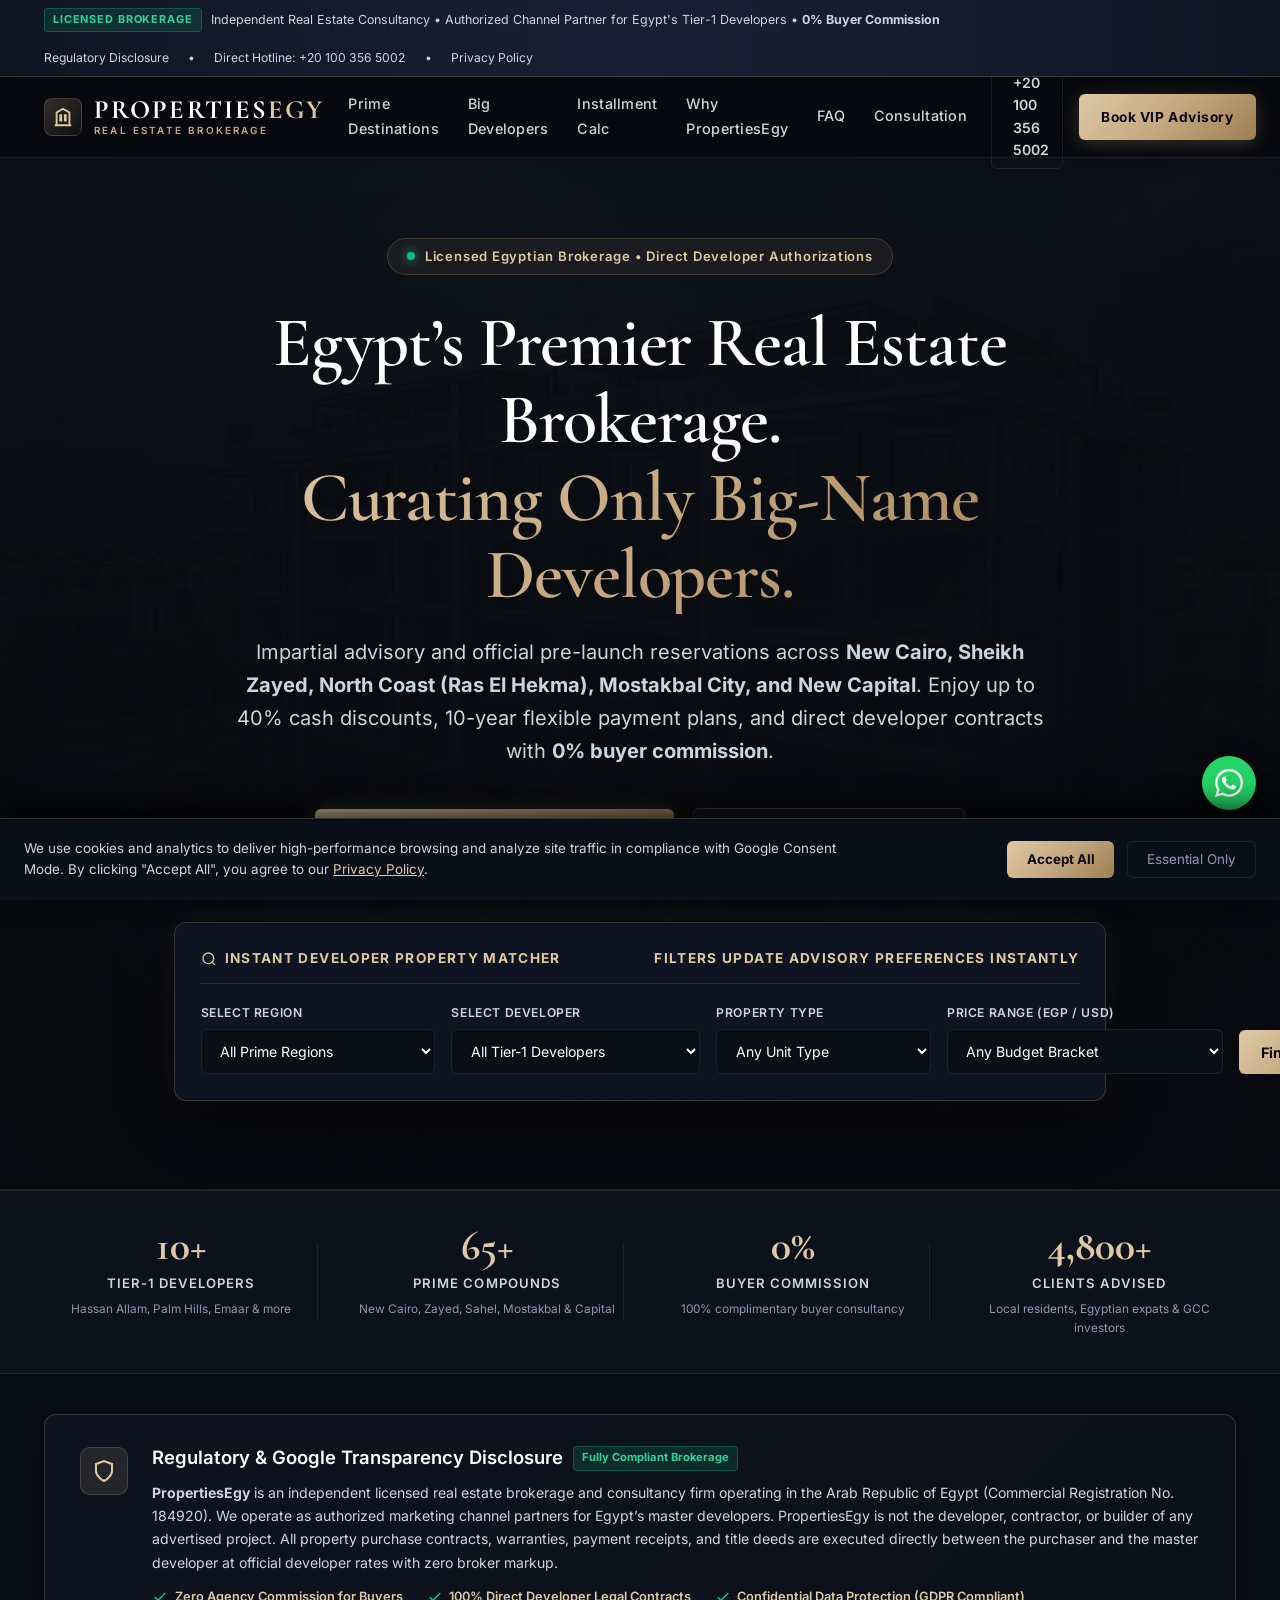
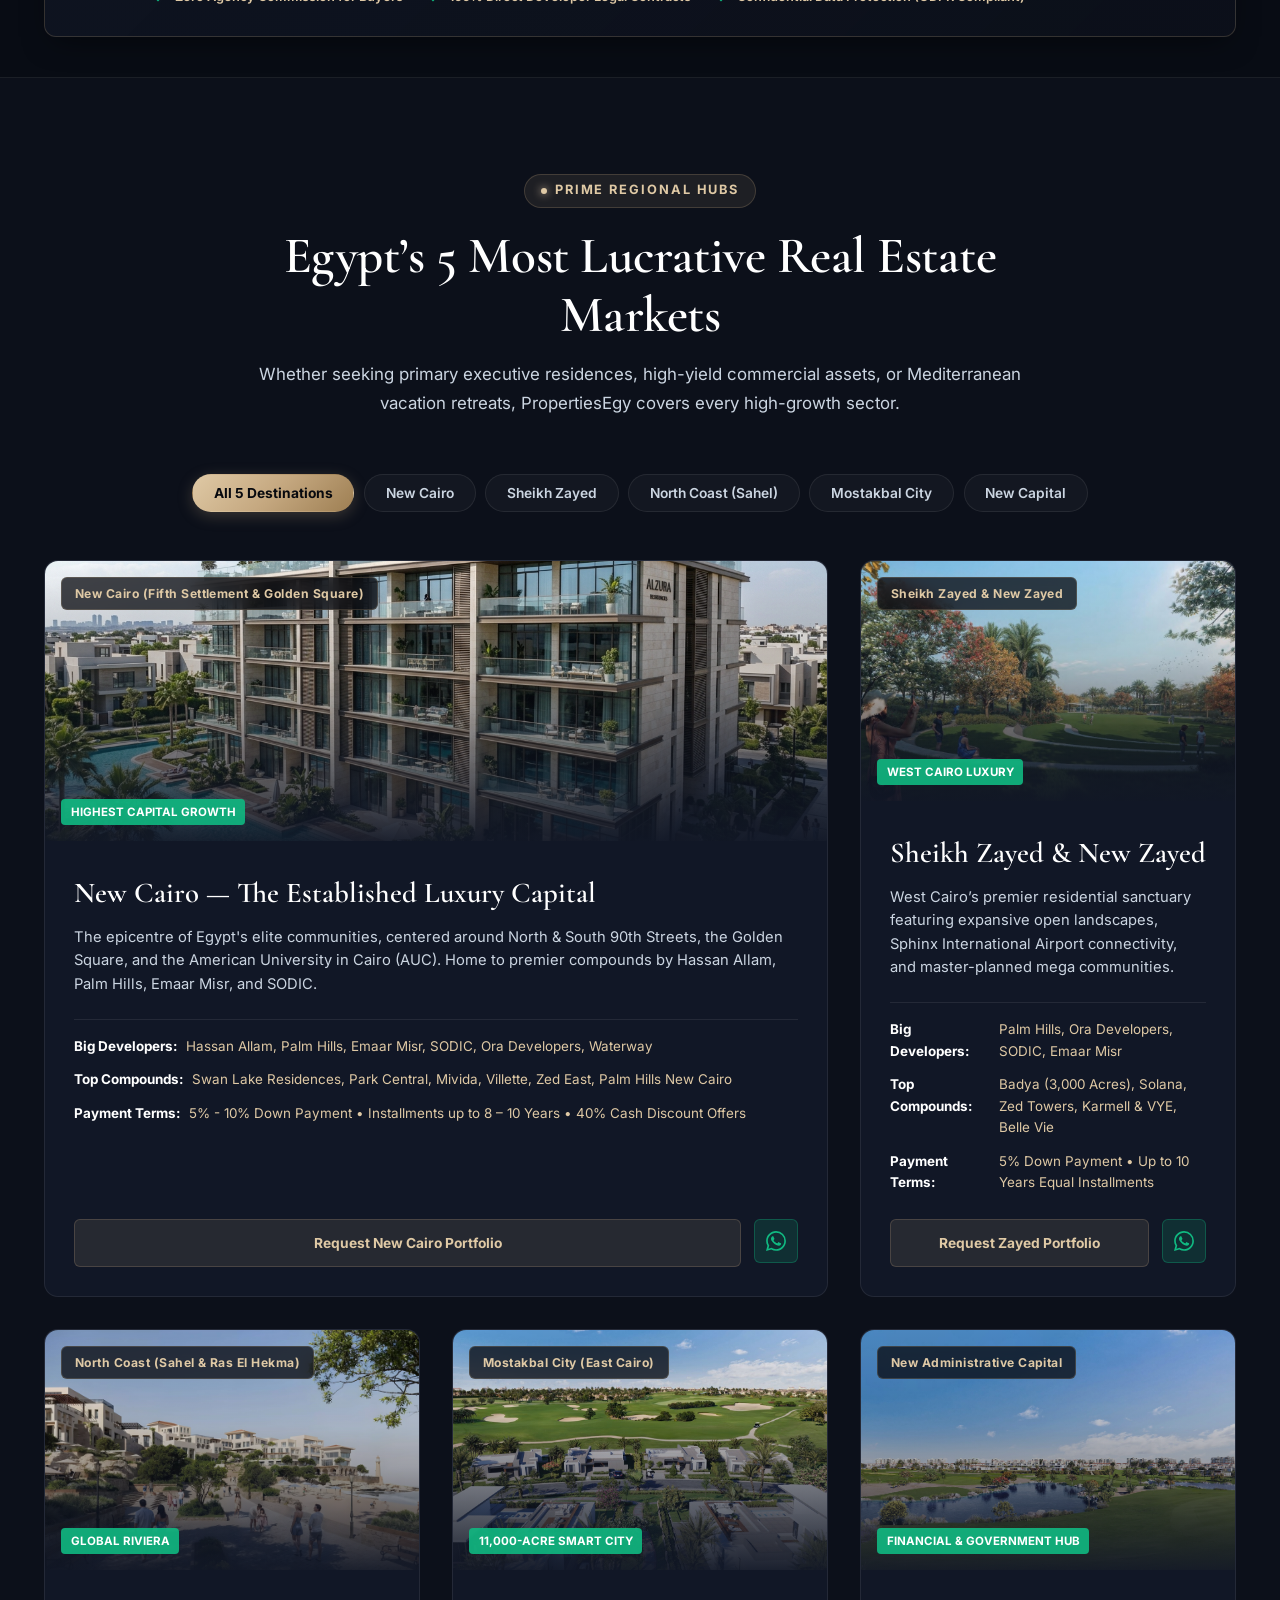
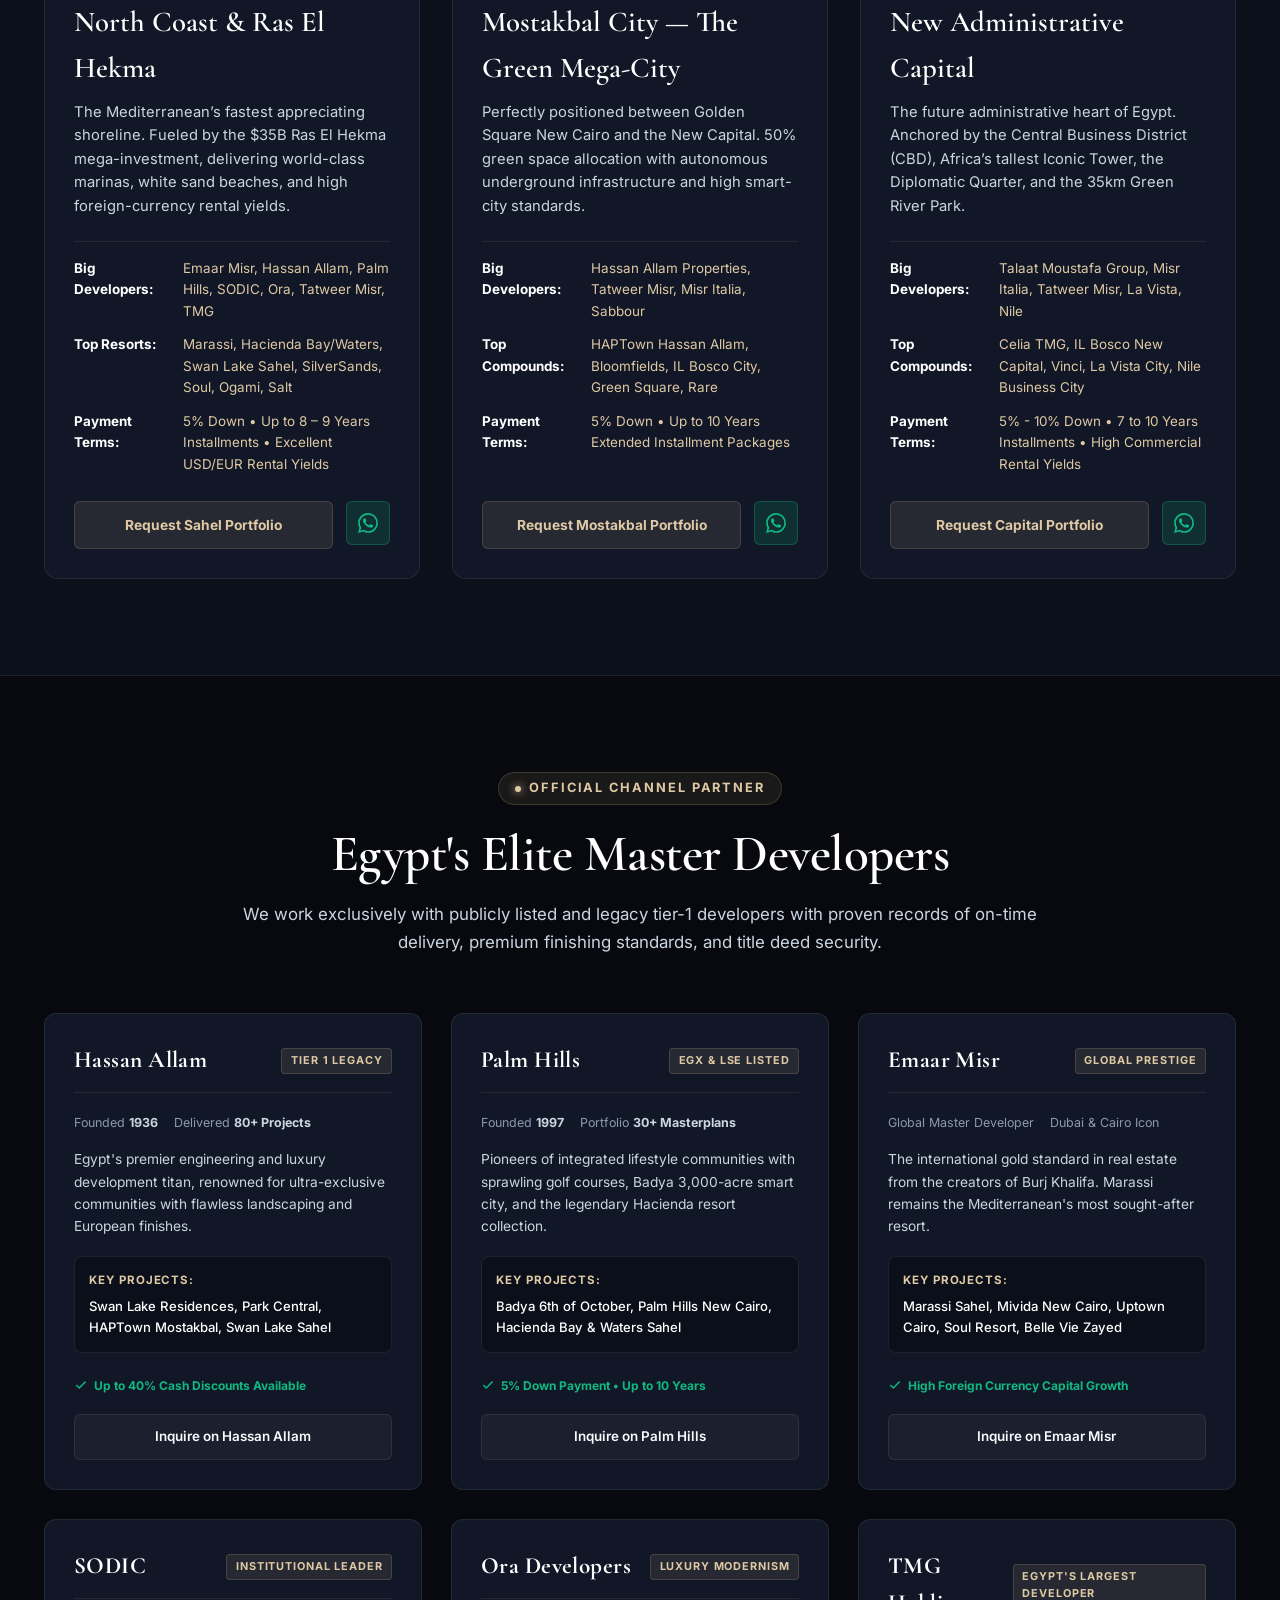
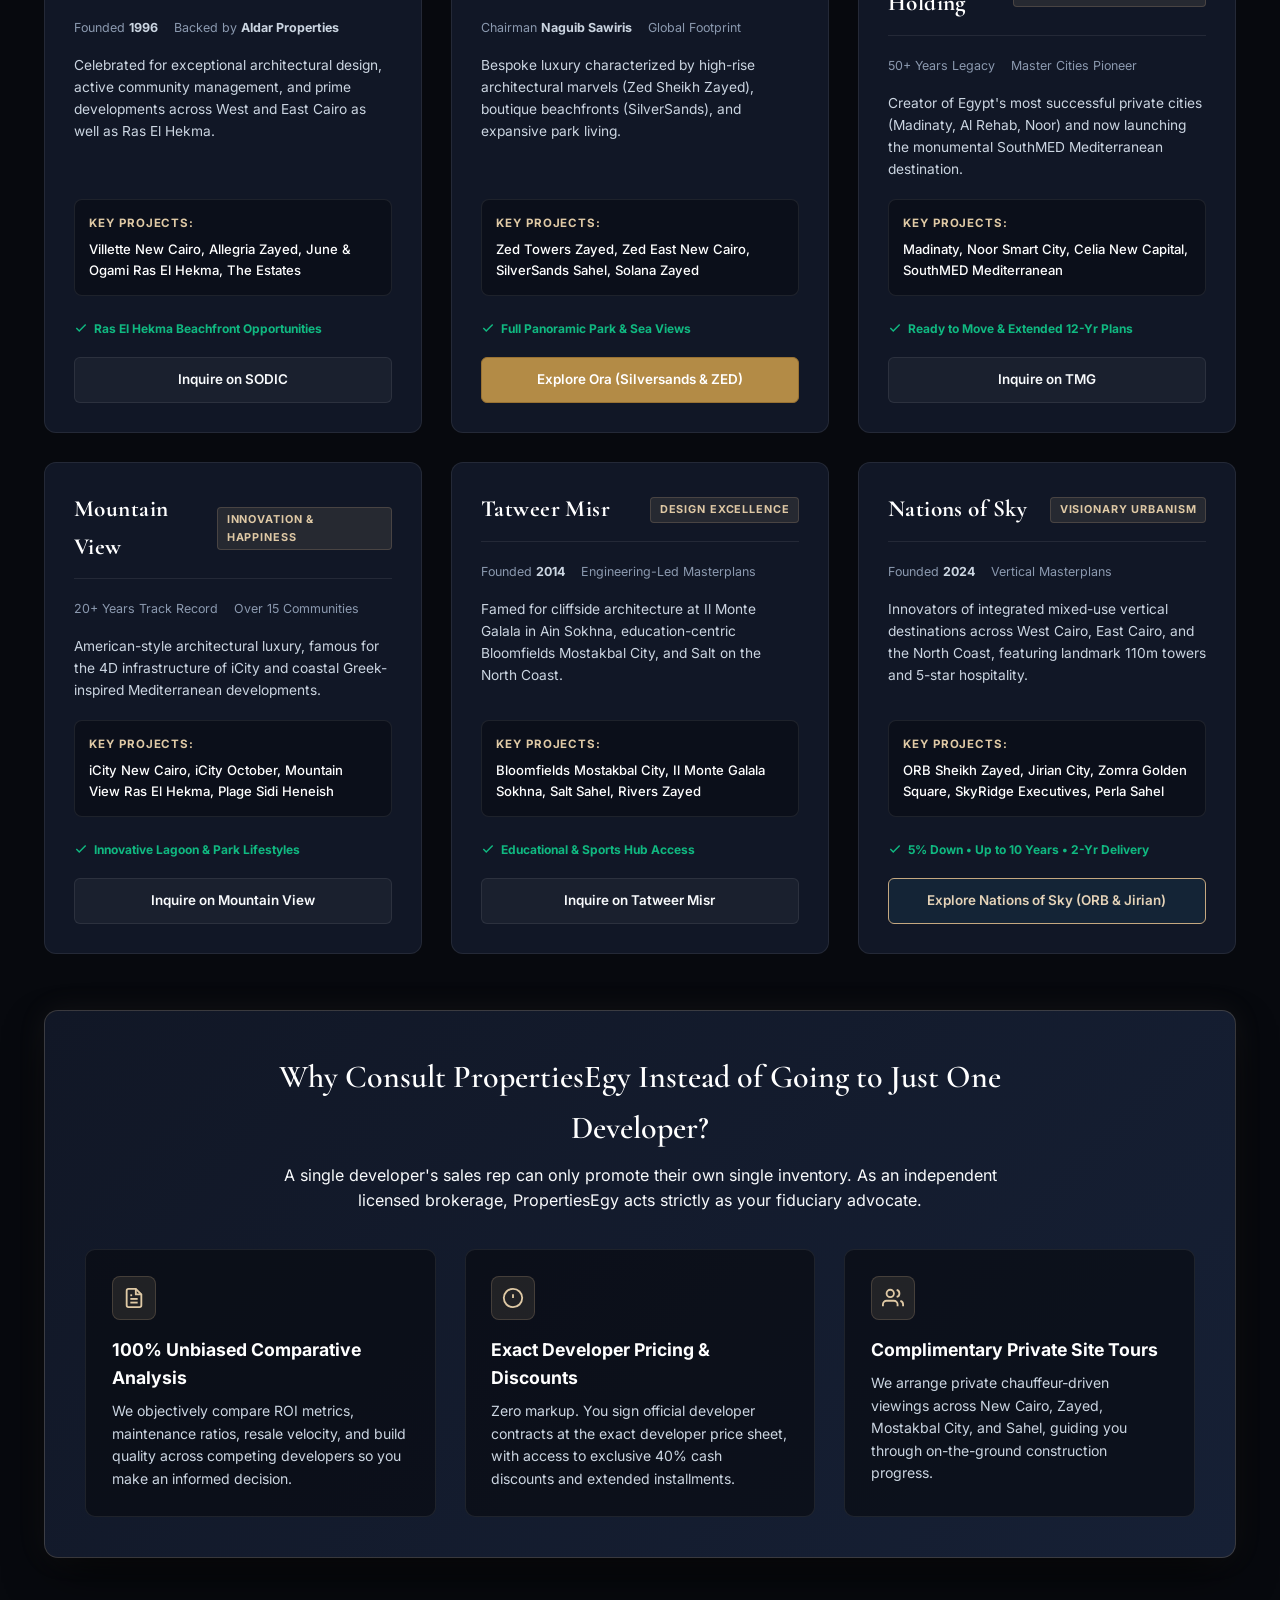
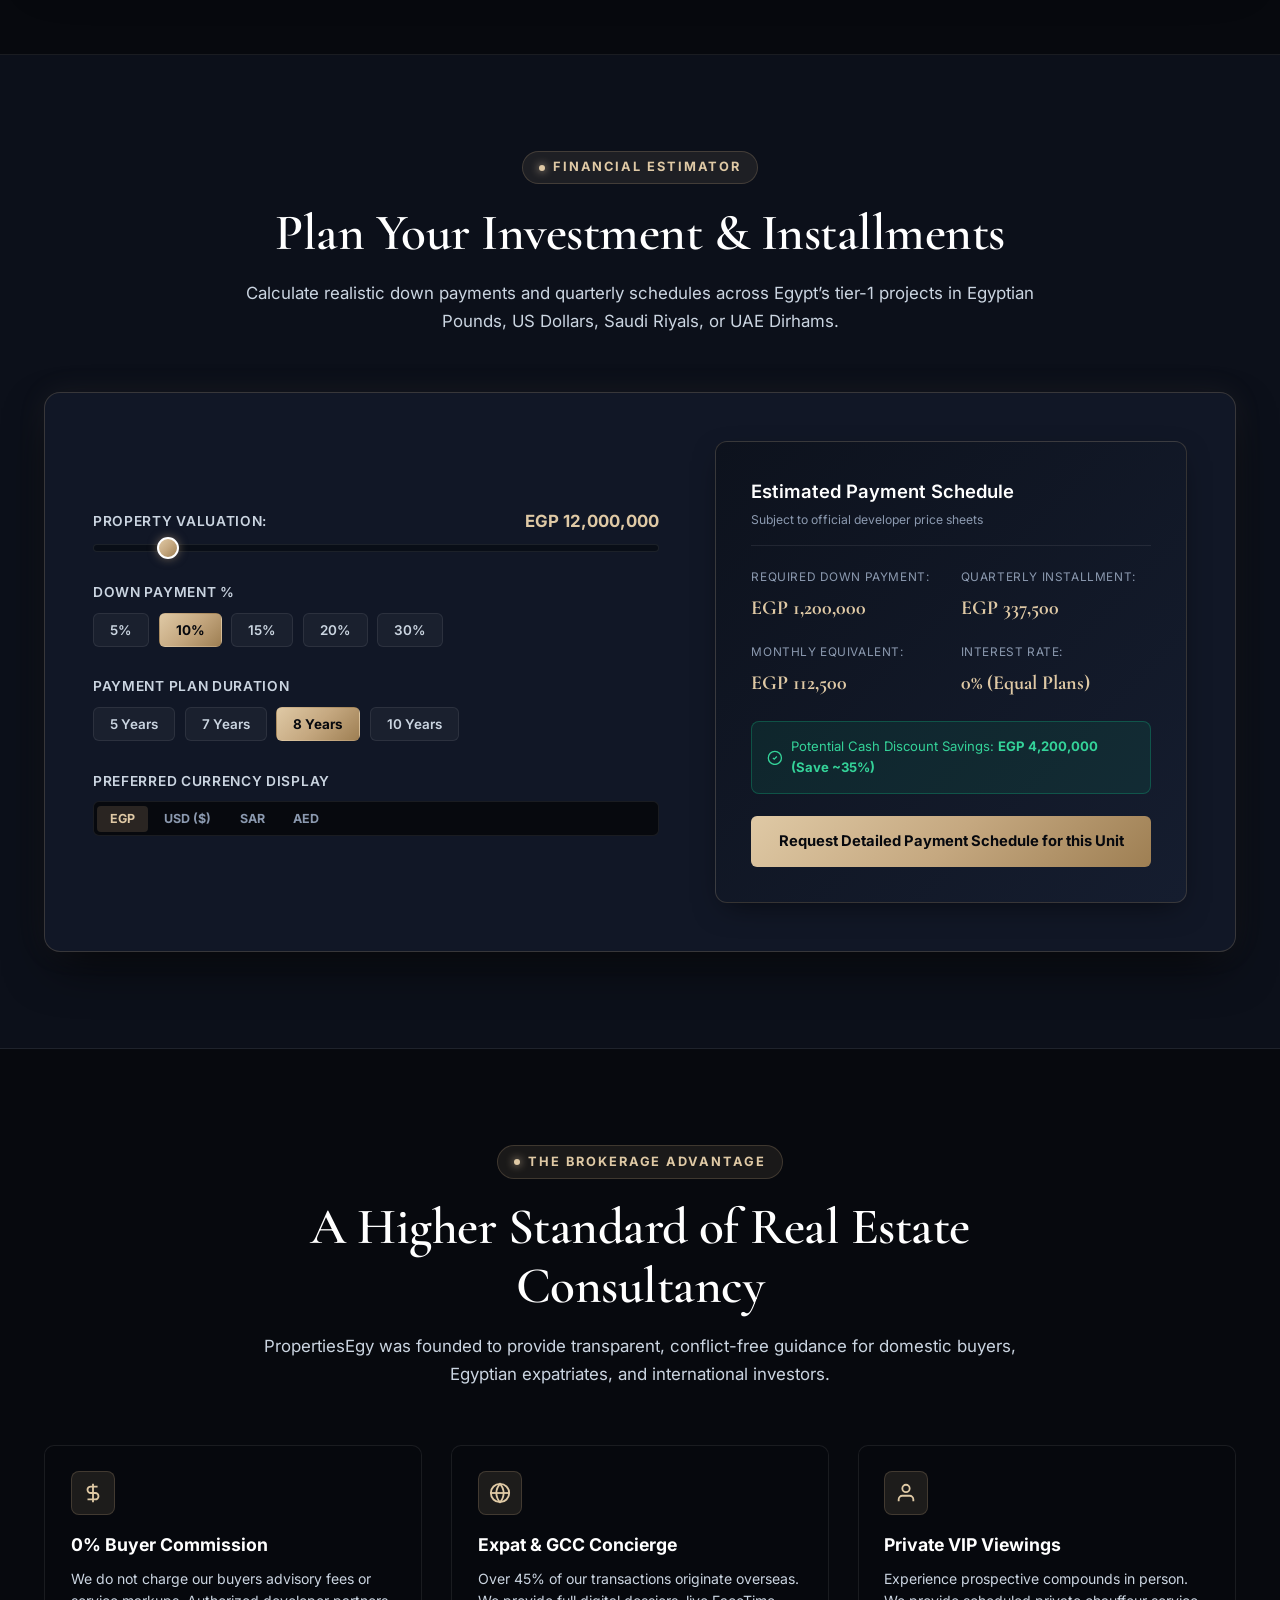
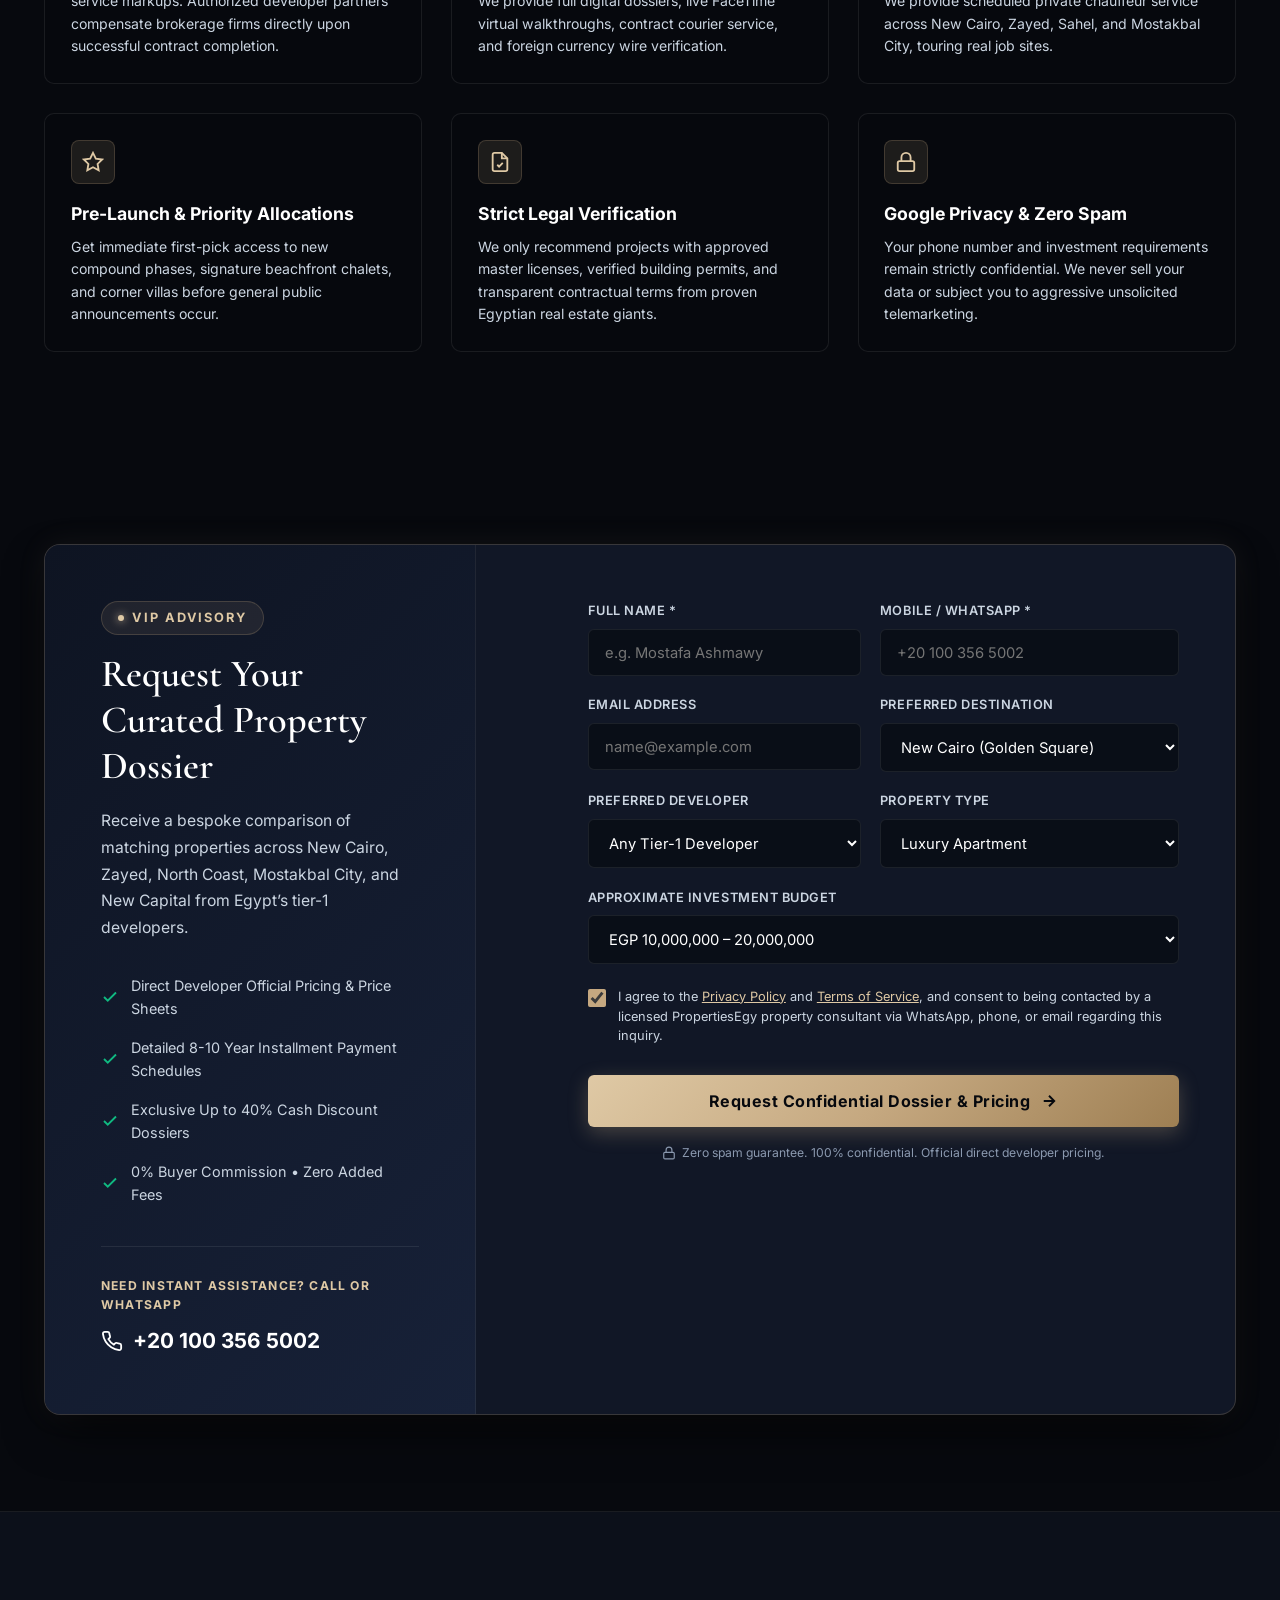
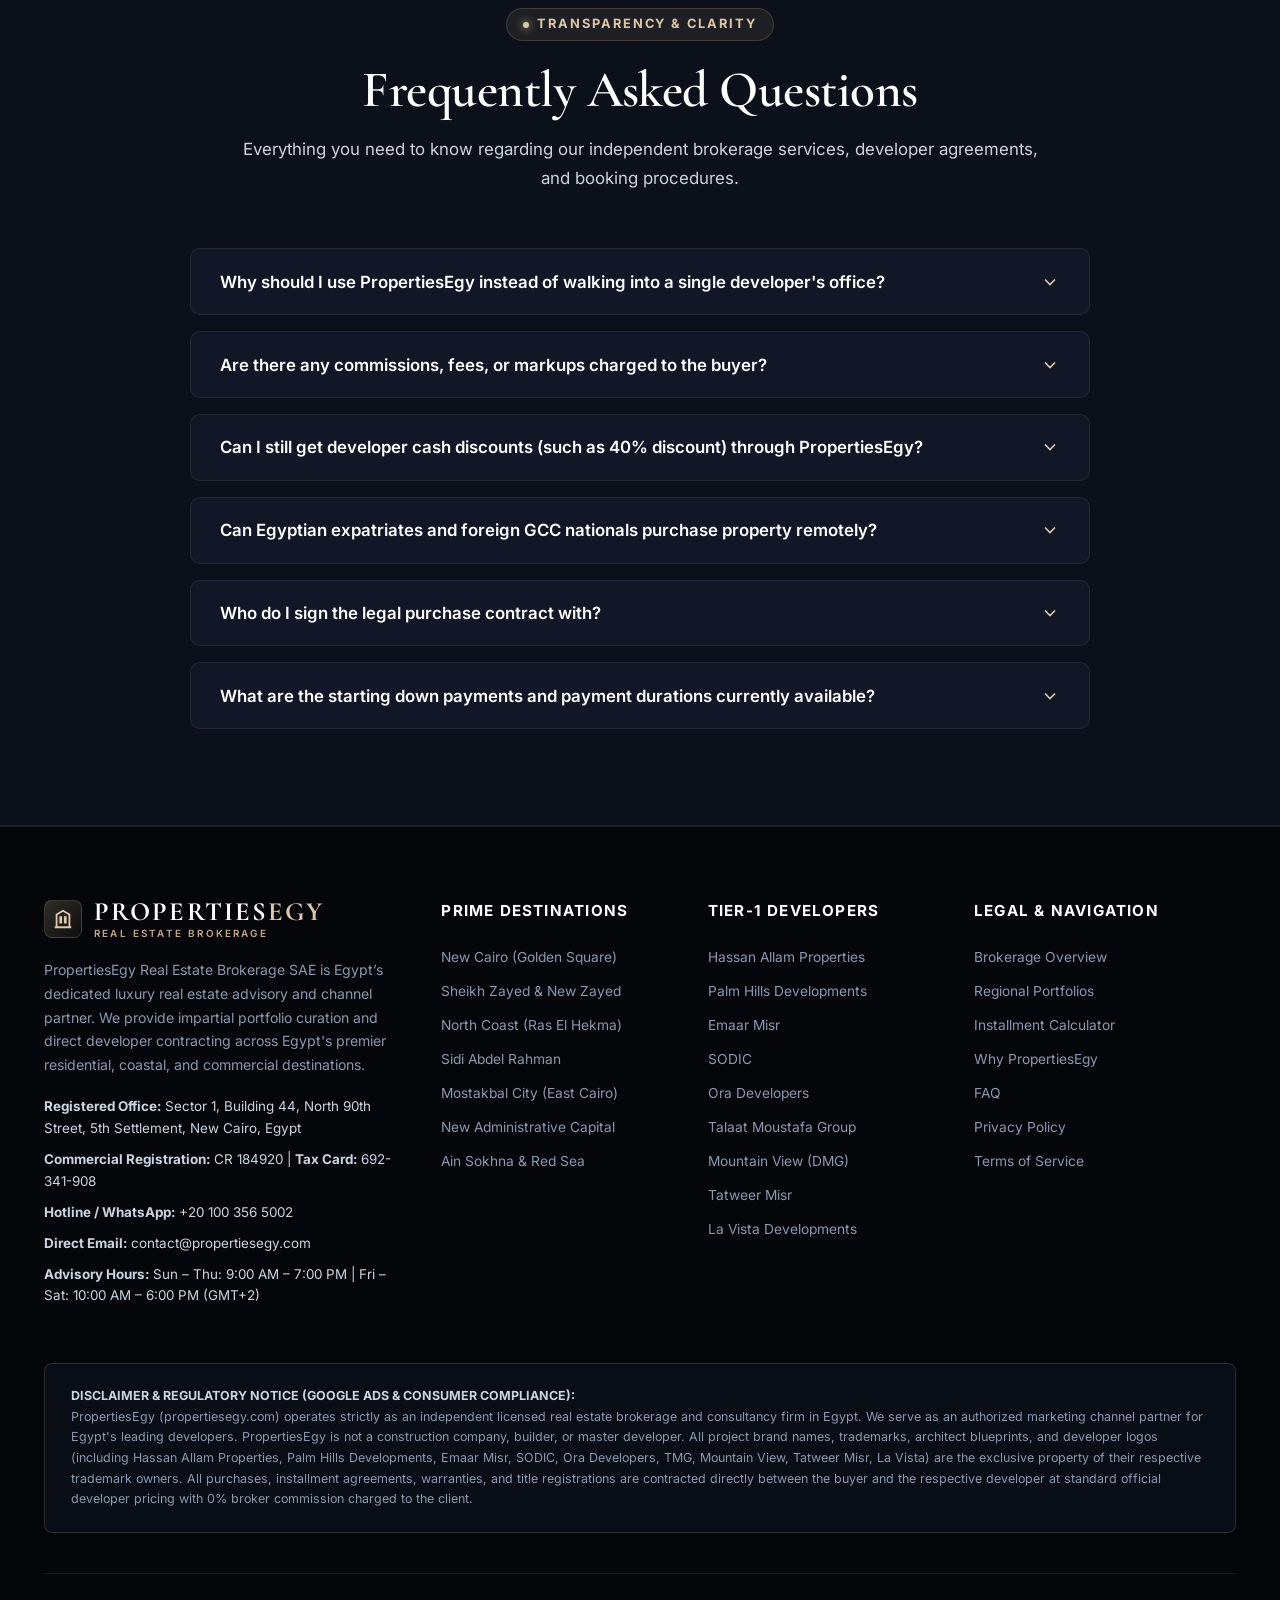
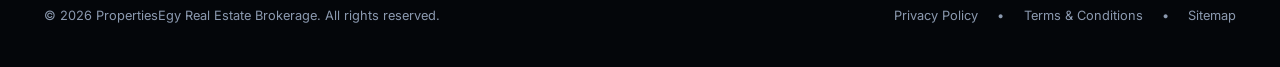
<file: index.html>
<!DOCTYPE html>
<html lang="en">
<head>
    <!-- Google tag (gtag.js) -->
    <script async src="https://www.googletagmanager.com/gtag/js?id=AW-18495474156"></script>
    <script>
      window.dataLayer = window.dataLayer || [];
      function gtag(){dataLayer.push(arguments);}
      gtag('js', new Date());
      gtag('config', 'AW-18495474156');
    </script>

    <!-- Google Ads Conversion Function -->
    <script>
    function gtag_report_conversion(url) {
      var callback = function () {
        if (typeof(url) != 'undefined' && url) {
          window.location = url;
        }
      };
      if (typeof gtag === 'function') {
        gtag('event', 'conversion', {
            'send_to': 'AW-18495474156/EvjICOTemJQdEOyTqvNE',
            'value': 1.0,
            'currency': 'EGP',
            'event_callback': callback
        });
      } else if (typeof(url) != 'undefined' && url) {
        window.location = url;
      }
      return false;
    }
    </script>

    <meta charset="UTF-8">
    <meta name="viewport" content="width=device-width, initial-scale=1.0">
    <title>PropertiesEgy — Egypt's Premier Real Estate Brokerage | Top Developers</title>
    <meta name="description" content="PropertiesEgy is Egypt's leading independent real estate brokerage. Working exclusively with big-name developers across New Cairo, Sheikh Zayed, North Coast, Mostakbal City, and New Capital. 0% buyer commission, direct developer contracts.">
    <meta name="keywords" content="PropertiesEgy, real estate brokerage egypt, new cairo compounds, sheikh zayed villas, north coast sahel, ras el hekma properties, mostakbal city, new capital egypt, hassan allam, palm hills, emaar misr, sodic, ora developers">
    <meta name="author" content="PropertiesEgy Real Estate Brokerage">
    <meta name="robots" content="index, follow">
    <link rel="canonical" href="https://propertiesegy.com/">

    <!-- Open Graph / Facebook -->
    <meta property="og:type" content="website">
    <meta property="og:url" content="https://propertiesegy.com/">
    <meta property="og:title" content="PropertiesEgy — Egypt's Premier Real Estate Brokerage">
    <meta property="og:description" content="Curating Egypt's big-name developers: Hassan Allam, Palm Hills, Emaar, SODIC, Ora & more across New Cairo, Zayed, North Coast, Mostakbal City & New Capital. 0% buyer commission.">
    <meta property="og:image" content="images/new-cairo-waterway.jpg">

    <!-- Twitter -->
    <meta property="twitter:card" content="summary_large_image">
    <meta property="twitter:url" content="https://propertiesegy.com/">
    <meta property="twitter:title" content="PropertiesEgy — Egypt's Premier Real Estate Brokerage">
    <meta property="twitter:description" content="Direct developer pricing, unbiased advisory & 0% buyer commission across New Cairo, Zayed, North Coast, Mostakbal City & New Capital.">
    <meta property="twitter:image" content="images/new-cairo-waterway.jpg">

    <!-- Schema.org JSON-LD Structured Data for Google Compliance & SEO -->
    <script type="application/ld+json">
    {
      "@context": "https://schema.org",
      "@type": "RealEstateAgent",
      "name": "PropertiesEgy Real Estate Brokerage",
      "alternateName": "PropertiesEgy",
      "image": "https://propertiesegy.com/images/new-cairo-waterway.jpg",
      "@id": "https://propertiesegy.com/#realestateagent",
      "url": "https://propertiesegy.com/",
      "telephone": "+201003565002",
      "priceRange": "$$$$",
      "address": {
        "@type": "PostalAddress",
        "streetAddress": "Sector 1, Building 44, North 90th Street, 5th Settlement",
        "addressLocality": "New Cairo",
        "addressRegion": "Cairo Governorate",
        "postalCode": "11835",
        "addressCountry": "EG"
      },
      "geo": {
        "@type": "GeoCoordinates",
        "latitude": 30.0298,
        "longitude": 31.4721
      },
      "openingHoursSpecification": [
        {
          "@type": "OpeningHoursSpecification",
          "dayOfWeek": ["Sunday", "Monday", "Tuesday", "Wednesday", "Thursday"],
          "opens": "09:00",
          "closes": "19:00"
        },
        {
          "@type": "OpeningHoursSpecification",
          "dayOfWeek": ["Friday", "Saturday"],
          "opens": "10:00",
          "closes": "18:00"
        }
      ],
      "areaServed": [
        "New Cairo",
        "Sheikh Zayed",
        "New Zayed",
        "North Coast Sahel",
        "Ras El Hekma",
        "Mostakbal City",
        "New Administrative Capital"
      ],
      "description": "Licensed independent real estate brokerage in Egypt specializing in premier residential, vacation, and investment properties from Egypt's tier-1 developers with 0% buyer commission."
    }
    </script>

    <!-- Schema.org FAQ Structured Data -->
    <script type="application/ld+json">
    {
      "@context": "https://schema.org",
      "@type": "FAQPage",
      "mainEntity": [
        {
          "@type": "Question",
          "name": "What is PropertiesEgy's relationship with big developers like Hassan Allam, Palm Hills, and Emaar?",
          "acceptedAnswer": {
            "@type": "Answer",
            "text": "PropertiesEgy is an authorized marketing channel partner and independent brokerage firm in Egypt. We work directly with master developers to represent their portfolios. All purchasing contracts, warranty terms, and official installment plans are signed directly with the developer at official developer pricing."
          }
        },
        {
          "@type": "Question",
          "name": "Are there any commissions or hidden fees charged to the buyer?",
          "acceptedAnswer": {
            "@type": "Answer",
            "text": "No. PropertiesEgy operates on a strict 0% buyer commission policy. Our advisory, property tours, and contract guidance are 100% complimentary for buyers. Developers compensate authorized brokerage firms directly according to standard industry agreements."
          }
        },
        {
          "@type": "Question",
          "name": "Can Egyptian expats and foreign GCC investors purchase remotely?",
          "acceptedAnswer": {
            "@type": "Answer",
            "text": "Yes. Over 45% of our clients reside in Saudi Arabia, UAE, Kuwait, Qatar, the UK, Europe, and North America. We provide digital brochures, virtual walkthroughs, courier delivery of contracts, and guidance on foreign currency wire transfers."
          }
        }
      ]
    }
    </script>

    <link rel="stylesheet" href="styles.css">
</head>
<body>

    <!-- Regulatory Disclosure Top Ribbon (Google Ads Compliance) -->
    <div class="top-notice-bar">
        <div class="container top-notice-content">
            <div class="top-notice-left">
                <span class="top-notice-badge">Licensed Brokerage</span>
                <span>Independent Real Estate Consultancy • Authorized Channel Partner for Egypt's Tier-1 Developers • <strong>0% Buyer Commission</strong></span>
            </div>
            <div class="top-notice-links">
                <a href="#compliance">Regulatory Disclosure</a>
                <span>•</span>
                <a href="tel:+201003565002">Direct Hotline: +20 100 356 5002</a>
                <span>•</span>
                <a href="privacy.html">Privacy Policy</a>
            </div>
        </div>
    </div>

    <!-- Main Navigation Bar -->
    <header class="navbar" id="navbar">
        <div class="nav-container container">
            <a href="#" class="brand-logo" aria-label="PropertiesEgy Homepage">
                <div class="brand-logo-wrap">
                    <div class="brand-icon-shield">
                        <svg width="22" height="22" viewBox="0 0 24 24" fill="none" stroke="currentColor" stroke-width="2">
                            <path d="M3 21h18M5 21V7l7-4 7 4v14M9 10h1v2H9v-2zm0 4h1v2H9v-2zm5-4h1v2h-1v-2zm0 4h1v2h-1v-2z"/>
                        </svg>
                    </div>
                    <div>
                        <div class="logo-main">PROPERTIES<span>EGY</span></div>
                        <div class="logo-sub">REAL ESTATE BROKERAGE</div>
                    </div>
                </div>
            </a>

            <nav class="nav-menu" id="nav-menu" aria-label="Primary Navigation">
                <ul>
                    <li><a href="#destinations">Prime Destinations</a></li>
                    <li><a href="#developers">Big Developers</a></li>
                    <li><a href="#calculator">Installment Calc</a></li>
                    <li><a href="#why-us">Why PropertiesEgy</a></li>
                    <li><a href="#faq">FAQ</a></li>
                    <li><a href="#consultation" class="text-gold">Consultation</a></li>
                </ul>
            </nav>

            <div class="nav-actions">
                <a href="tel:+201003565002" class="nav-phone-link">
                    <svg width="16" height="16" viewBox="0 0 24 24" fill="none" stroke="currentColor" stroke-width="2"><path d="M22 16.92v3a2 2 0 0 1-2.18 2 19.79 19.79 0 0 1-8.63-3.07 19.5 19.5 0 0 1-6-6 19.79 19.79 0 0 1-3.07-8.67A2 2 0 0 1 4.11 2h3a2 2 0 0 1 2 1.72 12.84 12.84 0 0 0 .7 2.81 2 2 0 0 1-.45 2.11L8.09 9.91a16 16 0 0 0 6 6l1.27-1.27a2 2 0 0 1 2.11-.45 12.84 12.84 0 0 0 2.81.7A2 2 0 0 1 22 16.92z"/></svg>
                    <span>+20 100 356 5002</span>
                </a>
                <a href="#consultation" class="btn-nav-primary">Book VIP Advisory</a>
                <button class="mobile-menu-toggle" id="mobile-menu-toggle" aria-label="Toggle navigation menu" aria-expanded="false">
                    <span></span>
                    <span></span>
                    <span></span>
                </button>
            </div>
        </div>
    </header>

    <main>
        <!-- Hero Section -->
        <section class="hero-section" id="overview">
            <img src="images/new-cairo-waterway.jpg" alt="Luxury Real Estate Egypt" class="hero-bg-media" width="1920" height="1080">
            <div class="hero-overlay"></div>

            <div class="container hero-content">
                <div class="hero-badge-pill">
                    <span class="hero-badge-dot"></span>
                    <span>Licensed Egyptian Brokerage • Direct Developer Authorizations</span>
                </div>

                <h1 class="hero-title">
                    Egypt’s Premier Real Estate Brokerage.<br>
                    <span class="gold-text">Curating Only Big-Name Developers.</span>
                </h1>

                <p class="hero-subtitle">
                    Impartial advisory and official pre-launch reservations across <strong>New Cairo, Sheikh Zayed, North Coast (Ras El Hekma), Mostakbal City, and New Capital</strong>. Enjoy up to 40% cash discounts, 10-year flexible payment plans, and direct developer contracts with <strong>0% buyer commission</strong>.
                </p>

                <div class="hero-cta-group">
                    <a href="#consultation" class="btn-primary-hero">
                        <span>Request Free Developer Dossier</span>
                        <svg width="18" height="18" viewBox="0 0 24 24" fill="none" stroke="currentColor" stroke-width="2.5"><path d="M5 12h14M12 5l7 7-7 7"/></svg>
                    </a>
                    <a href="#destinations" class="btn-secondary-hero">
                        <svg width="18" height="18" viewBox="0 0 24 24" fill="none" stroke="currentColor" stroke-width="2"><circle cx="12" cy="12" r="10"/><polygon points="16.24 7.76 14.12 14.12 7.76 16.24 9.88 9.88 16.24 7.76"/></svg>
                        <span>Explore 5 Prime Regions</span>
                    </a>
                </div>

                <!-- Hero Quick Search / Match Filter Bar -->
                <div class="hero-search-box">
                    <div class="hero-search-title">
                        <span>
                            <svg width="16" height="16" viewBox="0 0 24 24" fill="none" stroke="currentColor" stroke-width="2"><circle cx="11" cy="11" r="8"/><line x1="21" y1="21" x2="16.65" y2="16.65"/></svg>
                            Instant Developer Property Matcher
                        </span>
                        <span class="hero-search-hint">Filters update advisory preferences instantly</span>
                    </div>

                    <div class="hero-search-grid">
                        <div class="search-field">
                            <label for="hero-dest-select">Select Region</label>
                            <select id="hero-dest-select">
                                <option value="all">All Prime Regions</option>
                                <option value="New Cairo">New Cairo (Golden Square)</option>
                                <option value="Sheikh Zayed">Sheikh Zayed & New Zayed</option>
                                <option value="North Coast">North Coast (Ras El Hekma)</option>
                                <option value="Mostakbal City">Mostakbal City</option>
                                <option value="New Capital">New Administrative Capital</option>
                            </select>
                        </div>

                        <div class="search-field">
                            <label for="hero-dev-select">Select Developer</label>
                            <select id="hero-dev-select">
                                <option value="all">All Tier-1 Developers</option>
                                <option value="Hassan Allam Properties">Hassan Allam Properties</option>
                                <option value="Palm Hills Developments">Palm Hills Developments</option>
                                <option value="Emaar Misr">Emaar Misr</option>
                                <option value="SODIC">SODIC</option>
                                <option value="Ora Developers">Ora Developers</option>
                                <option value="Mountain View">Mountain View (DMG)</option>
                                <option value="Tatweer Misr">Tatweer Misr</option>
                                <option value="Talaat Moustafa Group">Talaat Moustafa Group (TMG)</option>
                                <option value="La Vista">La Vista Developments</option>
                                <option value="Misr Italia">Misr Italia</option>
                            </select>
                        </div>

                        <div class="search-field">
                            <label for="hero-type-select">Property Type</label>
                            <select id="hero-type-select">
                                <option value="all">Any Unit Type</option>
                                <option value="Apartment">Luxury Apartment</option>
                                <option value="Duplex">Duplex & Penthouse</option>
                                <option value="Townhouse">Townhouse / Twin House</option>
                                <option value="Standalone Villa">Standalone Luxury Villa</option>
                                <option value="Chalet">Beach Chalet & Cabin</option>
                                <option value="Commercial">Commercial / Office</option>
                            </select>
                        </div>

                        <div class="search-field">
                            <label for="hero-budget-select">Price Range (EGP / USD)</label>
                            <select id="hero-budget-select">
                                <option value="all">Any Budget Bracket</option>
                                <option value="5M-10M">EGP 5M – 10M (~$100k-$210k)</option>
                                <option value="10M-20M">EGP 10M – 20M (~$210k-$420k)</option>
                                <option value="20M-40M">EGP 20M – 40M (~$420k-$840k)</option>
                                <option value="40M+">EGP 40M+ ($840k+ Ultra Luxury)</option>
                            </select>
                        </div>

                        <button type="button" class="btn-search-action" id="hero-search-btn">
                            <span>Find Matches</span>
                            <svg width="16" height="16" viewBox="0 0 24 24" fill="none" stroke="currentColor" stroke-width="2.5"><path d="M5 12h14M12 5l7 7-7 7"/></svg>
                        </button>
                    </div>
                </div>
            </div>
        </section>

        <!-- Stats Ribbon -->
        <section class="stats-ribbon">
            <div class="container">
                <div class="stats-grid">
                    <div class="stat-item">
                        <span class="stat-num">10+</span>
                        <span class="stat-label">Tier-1 Developers</span>
                        <span class="stat-desc">Hassan Allam, Palm Hills, Emaar & more</span>
                    </div>
                    <div class="stat-item">
                        <span class="stat-num">65+</span>
                        <span class="stat-label">Prime Compounds</span>
                        <span class="stat-desc">New Cairo, Zayed, Sahel, Mostakbal & Capital</span>
                    </div>
                    <div class="stat-item">
                        <span class="stat-num">0%</span>
                        <span class="stat-label">Buyer Commission</span>
                        <span class="stat-desc">100% complimentary buyer consultancy</span>
                    </div>
                    <div class="stat-item">
                        <span class="stat-num">4,800+</span>
                        <span class="stat-label">Clients Advised</span>
                        <span class="stat-desc">Local residents, Egyptian expats & GCC investors</span>
                    </div>
                </div>
            </div>
        </section>

        <!-- Prominent Google Terms & Regulatory Transparency Box -->
        <section class="compliance-trust-section" id="compliance">
            <div class="container">
                <div class="compliance-box">
                    <div class="compliance-icon">
                        <svg width="24" height="24" viewBox="0 0 24 24" fill="none" stroke="currentColor" stroke-width="2">
                            <path d="M12 22s8-4 8-10V5l-8-3-8 3v7c0 6 8 10 8 10z"/>
                        </svg>
                    </div>
                    <div class="compliance-text">
                        <h3>
                            <span>Regulatory & Google Transparency Disclosure</span>
                            <span class="compliance-tag-pill">Fully Compliant Brokerage</span>
                        </h3>
                        <p>
                            <strong>PropertiesEgy</strong> is an independent licensed real estate brokerage and consultancy firm operating in the Arab Republic of Egypt (Commercial Registration No. 184920). We operate as authorized marketing channel partners for Egypt’s master developers. PropertiesEgy is not the developer, contractor, or builder of any advertised project. All property purchase contracts, warranties, payment receipts, and title deeds are executed directly between the purchaser and the master developer at official developer rates with zero broker markup.
                        </p>
                        <div class="compliance-pillars">
                            <div class="compliance-pillar-item">
                                <svg width="16" height="16" viewBox="0 0 24 24" fill="none" stroke="currentColor" stroke-width="2.5"><polyline points="20 6 9 17 4 12"/></svg>
                                <span>Zero Agency Commission for Buyers</span>
                            </div>
                            <div class="compliance-pillar-item">
                                <svg width="16" height="16" viewBox="0 0 24 24" fill="none" stroke="currentColor" stroke-width="2.5"><polyline points="20 6 9 17 4 12"/></svg>
                                <span>100% Direct Developer Legal Contracts</span>
                            </div>
                            <div class="compliance-pillar-item">
                                <svg width="16" height="16" viewBox="0 0 24 24" fill="none" stroke="currentColor" stroke-width="2.5"><polyline points="20 6 9 17 4 12"/></svg>
                                <span>Confidential Data Protection (GDPR Compliant)</span>
                            </div>
                        </div>
                    </div>
                </div>
            </div>
        </section>

        <!-- Prime Destinations Section (Interactive Filtering) -->
        <section class="destinations-section section-padding" id="destinations">
            <div class="container">
                <div class="section-header">
                    <span class="section-tag"><span class="section-tag-dot"></span>PRIME REGIONAL HUBS</span>
                    <h2>Egypt’s 5 Most Lucrative Real Estate Markets</h2>
                    <p>Whether seeking primary executive residences, high-yield commercial assets, or Mediterranean vacation retreats, PropertiesEgy covers every high-growth sector.</p>
                </div>

                <div class="dest-filter-nav">
                    <button class="dest-filter-btn active" data-filter="all">All 5 Destinations</button>
                    <button class="dest-filter-btn" data-filter="new-cairo">New Cairo</button>
                    <button class="dest-filter-btn" data-filter="sheikh-zayed">Sheikh Zayed</button>
                    <button class="dest-filter-btn" data-filter="north-coast">North Coast (Sahel)</button>
                    <button class="dest-filter-btn" data-filter="mostakbal-city">Mostakbal City</button>
                    <button class="dest-filter-btn" data-filter="new-capital">New Capital</button>
                </div>

                <div class="destinations-grid">
                    <!-- Destination 1: New Cairo (Featured Card) -->
                    <article class="dest-card featured-card" data-category="new-cairo">
                        <div class="dest-img-wrap">
                            <img src="images/new-cairo-waterway.jpg" alt="New Cairo Luxury Real Estate and Golden Square" loading="lazy" width="800" height="400">
                            <div class="dest-img-overlay"></div>
                            <span class="dest-badge-loc">New Cairo (Fifth Settlement & Golden Square)</span>
                            <span class="dest-badge-stat">Highest Capital Growth</span>
                        </div>
                        <div class="dest-body">
                            <h3>New Cairo — The Established Luxury Capital</h3>
                            <p class="dest-lead-text">
                                The epicentre of Egypt's elite communities, centered around North & South 90th Streets, the Golden Square, and the American University in Cairo (AUC). Home to premier compounds by Hassan Allam, Palm Hills, Emaar Misr, and SODIC.
                            </p>
                            <div class="dest-meta-list">
                                <div class="dest-meta-item">
                                    <strong>Big Developers:</strong>
                                    <span>Hassan Allam, Palm Hills, Emaar Misr, SODIC, Ora Developers, Waterway</span>
                                </div>
                                <div class="dest-meta-item">
                                    <strong>Top Compounds:</strong>
                                    <span>Swan Lake Residences, Park Central, Mivida, Villette, Zed East, Palm Hills New Cairo</span>
                                </div>
                                <div class="dest-meta-item">
                                    <strong>Payment Terms:</strong>
                                    <span>5% - 10% Down Payment • Installments up to 8 – 10 Years • 40% Cash Discount Offers</span>
                                </div>
                            </div>
                            <div class="dest-card-actions">
                                <a href="#consultation" class="btn-card-inquire">Request New Cairo Portfolio</a>
                                <a href="https://wa.me/201003565002?text=Hello%20PropertiesEgy%2C%20I'm%20interested%20in%20New%20Cairo%20properties." target="_blank" class="btn-card-wa" aria-label="WhatsApp New Cairo Inquiry">
                                    <svg width="20" height="20" viewBox="0 0 24 24" fill="currentColor"><path d="M17.472 14.382c-.297-.149-1.758-.867-2.03-.967-.273-.099-.471-.148-.67.15-.197.297-.767.966-.94 1.164-.173.199-.347.223-.644.075-.297-.15-1.255-.463-2.39-1.475-.883-.788-1.48-1.761-1.653-2.059-.173-.297-.018-.458.13-.606.134-.133.298-.347.446-.52.149-.174.198-.298.298-.497.099-.198.05-.371-.025-.52-.075-.149-.669-1.612-.916-2.207-.242-.579-.487-.5-.669-.51-.173-.008-.371-.01-.57-.01-.198 0-.52.074-.792.372-.272.297-1.04 1.016-1.04 2.479 0 1.462 1.065 2.875 1.213 3.074.149.198 2.096 3.2 5.077 4.487.709.306 1.262.489 1.694.625.712.227 1.36.195 1.871.118.571-.085 1.758-.719 2.006-1.413.248-.694.248-1.289.173-1.413-.074-.124-.272-.198-.57-.347m-5.421 7.403h-.004a9.87 9.87 0 01-5.031-1.378l-.361-.214-3.741.982.998-3.648-.235-.374a9.86 9.86 0 01-1.51-5.26c.001-5.45 4.436-9.884 9.888-9.884 2.64 0 5.122 1.03 6.988 2.898a9.825 9.825 0 012.893 6.994c-.003 5.45-4.437 9.884-9.885 9.884m8.413-18.297A11.815 11.815 0 0012.05 0C5.495 0 .16 5.335.157 11.892c0 2.096.547 4.142 1.588 5.945L0 24l6.335-1.662c1.746.953 3.71 1.455 5.703 1.456h.008c6.554 0 11.89-5.335 11.893-11.893a11.821 11.821 0 00-3.48-8.413z"/></svg>
                                </a>
                            </div>
                        </div>
                    </article>

                    <!-- Destination 2: Sheikh Zayed & New Zayed -->
                    <article class="dest-card" data-category="sheikh-zayed">
                        <div class="dest-img-wrap">
                            <img src="images/badya-zayed.jpg" alt="Sheikh Zayed Badya and Luxury Compounds" loading="lazy" width="600" height="300">
                            <div class="dest-img-overlay"></div>
                            <span class="dest-badge-loc">Sheikh Zayed & New Zayed</span>
                            <span class="dest-badge-stat">West Cairo Luxury</span>
                        </div>
                        <div class="dest-body">
                            <h3>Sheikh Zayed & New Zayed</h3>
                            <p class="dest-lead-text">
                                West Cairo’s premier residential sanctuary featuring expansive open landscapes, Sphinx International Airport connectivity, and master-planned mega communities.
                            </p>
                            <div class="dest-meta-list">
                                <div class="dest-meta-item">
                                    <strong>Big Developers:</strong>
                                    <span>Palm Hills, Ora Developers, SODIC, Emaar Misr</span>
                                </div>
                                <div class="dest-meta-item">
                                    <strong>Top Compounds:</strong>
                                    <span>Badya (3,000 Acres), Solana, Zed Towers, Karmell & VYE, Belle Vie</span>
                                </div>
                                <div class="dest-meta-item">
                                    <strong>Payment Terms:</strong>
                                    <span>5% Down Payment • Up to 10 Years Equal Installments</span>
                                </div>
                            </div>
                            <div class="dest-card-actions">
                                <a href="#consultation" class="btn-card-inquire">Request Zayed Portfolio</a>
                                <a href="https://wa.me/201003565002?text=Hello%20PropertiesEgy%2C%20I'm%20interested%20in%20Sheikh%20Zayed%20properties." target="_blank" class="btn-card-wa" aria-label="WhatsApp Zayed Inquiry">
                                    <svg width="20" height="20" viewBox="0 0 24 24" fill="currentColor"><path d="M17.472 14.382c-.297-.149-1.758-.867-2.03-.967-.273-.099-.471-.148-.67.15-.197.297-.767.966-.94 1.164-.173.199-.347.223-.644.075-.297-.15-1.255-.463-2.39-1.475-.883-.788-1.48-1.761-1.653-2.059-.173-.297-.018-.458.13-.606.134-.133.298-.347.446-.52.149-.174.198-.298.298-.497.099-.198.05-.371-.025-.52-.075-.149-.669-1.612-.916-2.207-.242-.579-.487-.5-.669-.51-.173-.008-.371-.01-.57-.01-.198 0-.52.074-.792.372-.272.297-1.04 1.016-1.04 2.479 0 1.462 1.065 2.875 1.213 3.074.149.198 2.096 3.2 5.077 4.487.709.306 1.262.489 1.694.625.712.227 1.36.195 1.871.118.571-.085 1.758-.719 2.006-1.413.248-.694.248-1.289.173-1.413-.074-.124-.272-.198-.57-.347m-5.421 7.403h-.004a9.87 9.87 0 01-5.031-1.378l-.361-.214-3.741.982.998-3.648-.235-.374a9.86 9.86 0 01-1.51-5.26c.001-5.45 4.436-9.884 9.888-9.884 2.64 0 5.122 1.03 6.988 2.898a9.825 9.825 0 012.893 6.994c-.003 5.45-4.437 9.884-9.885 9.884m8.413-18.297A11.815 11.815 0 0012.05 0C5.495 0 .16 5.335.157 11.892c0 2.096.547 4.142 1.588 5.945L0 24l6.335-1.662c1.746.953 3.71 1.455 5.703 1.456h.008c6.554 0 11.89-5.335 11.893-11.893a11.821 11.821 0 00-3.48-8.413z"/></svg>
                                </a>
                            </div>
                        </div>
                    </article>

                    <!-- Destination 3: North Coast & Ras El Hekma -->
                    <article class="dest-card" data-category="north-coast">
                        <div class="dest-img-wrap">
                            <img src="images/hacienda-sahel.webp" alt="North Coast Ras El Hekma and Sidi Abdel Rahman" loading="lazy" width="600" height="300">
                            <div class="dest-img-overlay"></div>
                            <span class="dest-badge-loc">North Coast (Sahel & Ras El Hekma)</span>
                            <span class="dest-badge-stat">Global Riviera</span>
                        </div>
                        <div class="dest-body">
                            <h3>North Coast & Ras El Hekma</h3>
                            <p class="dest-lead-text">
                                The Mediterranean’s fastest appreciating shoreline. Fueled by the $35B Ras El Hekma mega-investment, delivering world-class marinas, white sand beaches, and high foreign-currency rental yields.
                            </p>
                            <div class="dest-meta-list">
                                <div class="dest-meta-item">
                                    <strong>Big Developers:</strong>
                                    <span>Emaar Misr, Hassan Allam, Palm Hills, SODIC, Ora, Tatweer Misr, TMG</span>
                                </div>
                                <div class="dest-meta-item">
                                    <strong>Top Resorts:</strong>
                                    <span>Marassi, Hacienda Bay/Waters, Swan Lake Sahel, SilverSands, Soul, Ogami, Salt</span>
                                </div>
                                <div class="dest-meta-item">
                                    <strong>Payment Terms:</strong>
                                    <span>5% Down • Up to 8 – 9 Years Installments • Excellent USD/EUR Rental Yields</span>
                                </div>
                            </div>
                            <div class="dest-card-actions">
                                <a href="#consultation" class="btn-card-inquire">Request Sahel Portfolio</a>
                                <a href="https://wa.me/201003565002?text=Hello%20PropertiesEgy%2C%20I'm%20interested%20in%20North%20Coast%20properties." target="_blank" class="btn-card-wa" aria-label="WhatsApp Sahel Inquiry">
                                    <svg width="20" height="20" viewBox="0 0 24 24" fill="currentColor"><path d="M17.472 14.382c-.297-.149-1.758-.867-2.03-.967-.273-.099-.471-.148-.67.15-.197.297-.767.966-.94 1.164-.173.199-.347.223-.644.075-.297-.15-1.255-.463-2.39-1.475-.883-.788-1.48-1.761-1.653-2.059-.173-.297-.018-.458.13-.606.134-.133.298-.347.446-.52.149-.174.198-.298.298-.497.099-.198.05-.371-.025-.52-.075-.149-.669-1.612-.916-2.207-.242-.579-.487-.5-.669-.51-.173-.008-.371-.01-.57-.01-.198 0-.52.074-.792.372-.272.297-1.04 1.016-1.04 2.479 0 1.462 1.065 2.875 1.213 3.074.149.198 2.096 3.2 5.077 4.487.709.306 1.262.489 1.694.625.712.227 1.36.195 1.871.118.571-.085 1.758-.719 2.006-1.413.248-.694.248-1.289.173-1.413-.074-.124-.272-.198-.57-.347m-5.421 7.403h-.004a9.87 9.87 0 01-5.031-1.378l-.361-.214-3.741.982.998-3.648-.235-.374a9.86 9.86 0 01-1.51-5.26c.001-5.45 4.436-9.884 9.888-9.884 2.64 0 5.122 1.03 6.988 2.898a9.825 9.825 0 012.893 6.994c-.003 5.45-4.437 9.884-9.885 9.884m8.413-18.297A11.815 11.815 0 0012.05 0C5.495 0 .16 5.335.157 11.892c0 2.096.547 4.142 1.588 5.945L0 24l6.335-1.662c1.746.953 3.71 1.455 5.703 1.456h.008c6.554 0 11.89-5.335 11.893-11.893a11.821 11.821 0 00-3.48-8.413z"/></svg>
                                </a>
                            </div>
                        </div>
                    </article>

                    <!-- Destination 4: Mostakbal City -->
                    <article class="dest-card" data-category="mostakbal-city">
                        <div class="dest-img-wrap">
                            <img src="images/mostakbal-city.jpg" alt="Mostakbal City Green Mega Developments" loading="lazy" width="600" height="300">
                            <div class="dest-img-overlay"></div>
                            <span class="dest-badge-loc">Mostakbal City (East Cairo)</span>
                            <span class="dest-badge-stat">11,000-Acre Smart City</span>
                        </div>
                        <div class="dest-body">
                            <h3>Mostakbal City — The Green Mega-City</h3>
                            <p class="dest-lead-text">
                                Perfectly positioned between Golden Square New Cairo and the New Capital. 50% green space allocation with autonomous underground infrastructure and high smart-city standards.
                            </p>
                            <div class="dest-meta-list">
                                <div class="dest-meta-item">
                                    <strong>Big Developers:</strong>
                                    <span>Hassan Allam Properties, Tatweer Misr, Misr Italia, Sabbour</span>
                                </div>
                                <div class="dest-meta-item">
                                    <strong>Top Compounds:</strong>
                                    <span>HAPTown Hassan Allam, Bloomfields, IL Bosco City, Green Square, Rare</span>
                                </div>
                                <div class="dest-meta-item">
                                    <strong>Payment Terms:</strong>
                                    <span>5% Down • Up to 10 Years Extended Installment Packages</span>
                                </div>
                            </div>
                            <div class="dest-card-actions">
                                <a href="#consultation" class="btn-card-inquire">Request Mostakbal Portfolio</a>
                                <a href="https://wa.me/201003565002?text=Hello%20PropertiesEgy%2C%20I'm%20interested%20in%20Mostakbal%20City%20properties." target="_blank" class="btn-card-wa" aria-label="WhatsApp Mostakbal Inquiry">
                                    <svg width="20" height="20" viewBox="0 0 24 24" fill="currentColor"><path d="M17.472 14.382c-.297-.149-1.758-.867-2.03-.967-.273-.099-.471-.148-.67.15-.197.297-.767.966-.94 1.164-.173.199-.347.223-.644.075-.297-.15-1.255-.463-2.39-1.475-.883-.788-1.48-1.761-1.653-2.059-.173-.297-.018-.458.13-.606.134-.133.298-.347.446-.52.149-.174.198-.298.298-.497.099-.198.05-.371-.025-.52-.075-.149-.669-1.612-.916-2.207-.242-.579-.487-.5-.669-.51-.173-.008-.371-.01-.57-.01-.198 0-.52.074-.792.372-.272.297-1.04 1.016-1.04 2.479 0 1.462 1.065 2.875 1.213 3.074.149.198 2.096 3.2 5.077 4.487.709.306 1.262.489 1.694.625.712.227 1.36.195 1.871.118.571-.085 1.758-.719 2.006-1.413.248-.694.248-1.289.173-1.413-.074-.124-.272-.198-.57-.347m-5.421 7.403h-.004a9.87 9.87 0 01-5.031-1.378l-.361-.214-3.741.982.998-3.648-.235-.374a9.86 9.86 0 01-1.51-5.26c.001-5.45 4.436-9.884 9.888-9.884 2.64 0 5.122 1.03 6.988 2.898a9.825 9.825 0 012.893 6.994c-.003 5.45-4.437 9.884-9.885 9.884m8.413-18.297A11.815 11.815 0 0012.05 0C5.495 0 .16 5.335.157 11.892c0 2.096.547 4.142 1.588 5.945L0 24l6.335-1.662c1.746.953 3.71 1.455 5.703 1.456h.008c6.554 0 11.89-5.335 11.893-11.893a11.821 11.821 0 00-3.48-8.413z"/></svg>
                                </a>
                            </div>
                        </div>
                    </article>

                    <!-- Destination 5: New Administrative Capital -->
                    <article class="dest-card" data-category="new-capital">
                        <div class="dest-img-wrap">
                            <img src="images/new-capital-skyline.jpg" alt="New Capital Skyline and Iconic Tower" loading="lazy" width="600" height="300">
                            <div class="dest-img-overlay"></div>
                            <span class="dest-badge-loc">New Administrative Capital</span>
                            <span class="dest-badge-stat">Financial & Government Hub</span>
                        </div>
                        <div class="dest-body">
                            <h3>New Administrative Capital</h3>
                            <p class="dest-lead-text">
                                The future administrative heart of Egypt. Anchored by the Central Business District (CBD), Africa’s tallest Iconic Tower, the Diplomatic Quarter, and the 35km Green River Park.
                            </p>
                            <div class="dest-meta-list">
                                <div class="dest-meta-item">
                                    <strong>Big Developers:</strong>
                                    <span>Talaat Moustafa Group, Misr Italia, Tatweer Misr, La Vista, Nile</span>
                                </div>
                                <div class="dest-meta-item">
                                    <strong>Top Compounds:</strong>
                                    <span>Celia TMG, IL Bosco New Capital, Vinci, La Vista City, Nile Business City</span>
                                </div>
                                <div class="dest-meta-item">
                                    <strong>Payment Terms:</strong>
                                    <span>5% - 10% Down • 7 to 10 Years Installments • High Commercial Rental Yields</span>
                                </div>
                            </div>
                            <div class="dest-card-actions">
                                <a href="#consultation" class="btn-card-inquire">Request Capital Portfolio</a>
                                <a href="https://wa.me/201003565002?text=Hello%20PropertiesEgy%2C%20I'm%20interested%20in%20New%20Capital%20properties." target="_blank" class="btn-card-wa" aria-label="WhatsApp Capital Inquiry">
                                    <svg width="20" height="20" viewBox="0 0 24 24" fill="currentColor"><path d="M17.472 14.382c-.297-.149-1.758-.867-2.03-.967-.273-.099-.471-.148-.67.15-.197.297-.767.966-.94 1.164-.173.199-.347.223-.644.075-.297-.15-1.255-.463-2.39-1.475-.883-.788-1.48-1.761-1.653-2.059-.173-.297-.018-.458.13-.606.134-.133.298-.347.446-.52.149-.174.198-.298.298-.497.099-.198.05-.371-.025-.52-.075-.149-.669-1.612-.916-2.207-.242-.579-.487-.5-.669-.51-.173-.008-.371-.01-.57-.01-.198 0-.52.074-.792.372-.272.297-1.04 1.016-1.04 2.479 0 1.462 1.065 2.875 1.213 3.074.149.198 2.096 3.2 5.077 4.487.709.306 1.262.489 1.694.625.712.227 1.36.195 1.871.118.571-.085 1.758-.719 2.006-1.413.248-.694.248-1.289.173-1.413-.074-.124-.272-.198-.57-.347m-5.421 7.403h-.004a9.87 9.87 0 01-5.031-1.378l-.361-.214-3.741.982.998-3.648-.235-.374a9.86 9.86 0 01-1.51-5.26c.001-5.45 4.436-9.884 9.888-9.884 2.64 0 5.122 1.03 6.988 2.898a9.825 9.825 0 012.893 6.994c-.003 5.45-4.437 9.884-9.885 9.884m8.413-18.297A11.815 11.815 0 0012.05 0C5.495 0 .16 5.335.157 11.892c0 2.096.547 4.142 1.588 5.945L0 24l6.335-1.662c1.746.953 3.71 1.455 5.703 1.456h.008c6.554 0 11.89-5.335 11.893-11.893a11.821 11.821 0 00-3.48-8.413z"/></svg>
                                </a>
                            </div>
                        </div>
                    </article>
                </div>
            </div>
        </section>

        <!-- Big Name Developers Portfolio Section -->
        <section class="developers-section section-padding" id="developers">
            <div class="container">
                <div class="section-header">
                    <span class="section-tag"><span class="section-tag-dot"></span>OFFICIAL CHANNEL PARTNER</span>
                    <h2>Egypt's Elite Master Developers</h2>
                    <p>We work exclusively with publicly listed and legacy tier-1 developers with proven records of on-time delivery, premium finishing standards, and title deed security.</p>
                </div>

                <div class="dev-grid">
                    <!-- Developer 1: Hassan Allam -->
                    <div class="dev-card">
                        <div class="dev-header">
                            <span class="dev-brand-badge">Hassan Allam</span>
                            <span class="dev-badge-tier">Tier 1 Legacy</span>
                        </div>
                        <div class="dev-stats-line">
                            <span>Founded <strong>1936</strong></span>
                            <span>Delivered <strong>80+ Projects</strong></span>
                        </div>
                        <p class="dev-bio">
                            Egypt's premier engineering and luxury development titan, renowned for ultra-exclusive communities with flawless landscaping and European finishes.
                        </p>
                        <div class="dev-signature-projects">
                            <div class="dev-projects-title">Key Projects:</div>
                            <div class="dev-projects-list">Swan Lake Residences, Park Central, HAPTown Mostakbal, Swan Lake Sahel</div>
                        </div>
                        <div class="dev-offer-pill">
                            <svg width="14" height="14" viewBox="0 0 24 24" fill="none" stroke="currentColor" stroke-width="2.5"><polyline points="20 6 9 17 4 12"/></svg>
                            <span>Up to 40% Cash Discounts Available</span>
                        </div>
                        <a href="#consultation" class="btn-dev-cta">Inquire on Hassan Allam</a>
                    </div>

                    <!-- Developer 2: Palm Hills Developments -->
                    <div class="dev-card">
                        <div class="dev-header">
                            <span class="dev-brand-badge">Palm Hills</span>
                            <span class="dev-badge-tier">EGX & LSE Listed</span>
                        </div>
                        <div class="dev-stats-line">
                            <span>Founded <strong>1997</strong></span>
                            <span>Portfolio <strong>30+ Masterplans</strong></span>
                        </div>
                        <p class="dev-bio">
                            Pioneers of integrated lifestyle communities with sprawling golf courses, Badya 3,000-acre smart city, and the legendary Hacienda resort collection.
                        </p>
                        <div class="dev-signature-projects">
                            <div class="dev-projects-title">Key Projects:</div>
                            <div class="dev-projects-list">Badya 6th of October, Palm Hills New Cairo, Hacienda Bay & Waters Sahel</div>
                        </div>
                        <div class="dev-offer-pill">
                            <svg width="14" height="14" viewBox="0 0 24 24" fill="none" stroke="currentColor" stroke-width="2.5"><polyline points="20 6 9 17 4 12"/></svg>
                            <span>5% Down Payment • Up to 10 Years</span>
                        </div>
                        <a href="#consultation" class="btn-dev-cta">Inquire on Palm Hills</a>
                    </div>

                    <!-- Developer 3: Emaar Misr -->
                    <div class="dev-card">
                        <div class="dev-header">
                            <span class="dev-brand-badge">Emaar Misr</span>
                            <span class="dev-badge-tier">Global Prestige</span>
                        </div>
                        <div class="dev-stats-line">
                            <span>Global Master Developer</span>
                            <span>Dubai & Cairo Icon</span>
                        </div>
                        <p class="dev-bio">
                            The international gold standard in real estate from the creators of Burj Khalifa. Marassi remains the Mediterranean's most sought-after resort.
                        </p>
                        <div class="dev-signature-projects">
                            <div class="dev-projects-title">Key Projects:</div>
                            <div class="dev-projects-list">Marassi Sahel, Mivida New Cairo, Uptown Cairo, Soul Resort, Belle Vie Zayed</div>
                        </div>
                        <div class="dev-offer-pill">
                            <svg width="14" height="14" viewBox="0 0 24 24" fill="none" stroke="currentColor" stroke-width="2.5"><polyline points="20 6 9 17 4 12"/></svg>
                            <span>High Foreign Currency Capital Growth</span>
                        </div>
                        <a href="#consultation" class="btn-dev-cta">Inquire on Emaar Misr</a>
                    </div>

                    <!-- Developer 4: SODIC -->
                    <div class="dev-card">
                        <div class="dev-header">
                            <span class="dev-brand-badge">SODIC</span>
                            <span class="dev-badge-tier">Institutional Leader</span>
                        </div>
                        <div class="dev-stats-line">
                            <span>Founded <strong>1996</strong></span>
                            <span>Backed by <strong>Aldar Properties</strong></span>
                        </div>
                        <p class="dev-bio">
                            Celebrated for exceptional architectural design, active community management, and prime developments across West and East Cairo as well as Ras El Hekma.
                        </p>
                        <div class="dev-signature-projects">
                            <div class="dev-projects-title">Key Projects:</div>
                            <div class="dev-projects-list">Villette New Cairo, Allegria Zayed, June & Ogami Ras El Hekma, The Estates</div>
                        </div>
                        <div class="dev-offer-pill">
                            <svg width="14" height="14" viewBox="0 0 24 24" fill="none" stroke="currentColor" stroke-width="2.5"><polyline points="20 6 9 17 4 12"/></svg>
                            <span>Ras El Hekma Beachfront Opportunities</span>
                        </div>
                        <a href="#consultation" class="btn-dev-cta">Inquire on SODIC</a>
                    </div>

                    <!-- Developer 5: Ora Developers -->
                    <div class="dev-card">
                        <div class="dev-header">
                            <span class="dev-brand-badge">Ora Developers</span>
                            <span class="dev-badge-tier">Luxury Modernism</span>
                        </div>
                        <div class="dev-stats-line">
                            <span>Chairman <strong>Naguib Sawiris</strong></span>
                            <span>Global Footprint</span>
                        </div>
                        <p class="dev-bio">
                            Bespoke luxury characterized by high-rise architectural marvels (Zed Sheikh Zayed), boutique beachfronts (SilverSands), and expansive park living.
                        </p>
                        <div class="dev-signature-projects">
                            <div class="dev-projects-title">Key Projects:</div>
                            <div class="dev-projects-list">Zed Towers Zayed, Zed East New Cairo, SilverSands Sahel, Solana Zayed</div>
                        </div>
                        <div class="dev-offer-pill">
                            <svg width="14" height="14" viewBox="0 0 24 24" fill="none" stroke="currentColor" stroke-width="2.5"><polyline points="20 6 9 17 4 12"/></svg>
                            <span>Full Panoramic Park & Sea Views</span>
                        </div>
                        <a href="ora/" class="btn-dev-cta" style="background:#B38B46; color:#ffffff; border-color:#997233;">Explore Ora (Silversands &amp; ZED)</a>
                    </div>

                    <!-- Developer 6: Talaat Moustafa Group -->
                    <div class="dev-card">
                        <div class="dev-header">
                            <span class="dev-brand-badge">TMG Holding</span>
                            <span class="dev-badge-tier">Egypt's Largest Developer</span>
                        </div>
                        <div class="dev-stats-line">
                            <span>50+ Years Legacy</span>
                            <span>Master Cities Pioneer</span>
                        </div>
                        <p class="dev-bio">
                            Creator of Egypt's most successful private cities (Madinaty, Al Rehab, Noor) and now launching the monumental SouthMED Mediterranean destination.
                        </p>
                        <div class="dev-signature-projects">
                            <div class="dev-projects-title">Key Projects:</div>
                            <div class="dev-projects-list">Madinaty, Noor Smart City, Celia New Capital, SouthMED Mediterranean</div>
                        </div>
                        <div class="dev-offer-pill">
                            <svg width="14" height="14" viewBox="0 0 24 24" fill="none" stroke="currentColor" stroke-width="2.5"><polyline points="20 6 9 17 4 12"/></svg>
                            <span>Ready to Move & Extended 12-Yr Plans</span>
                        </div>
                        <a href="#consultation" class="btn-dev-cta">Inquire on TMG</a>
                    </div>

                    <!-- Developer 7: Mountain View (DMG) -->
                    <div class="dev-card">
                        <div class="dev-header">
                            <span class="dev-brand-badge">Mountain View</span>
                            <span class="dev-badge-tier">Innovation & Happiness</span>
                        </div>
                        <div class="dev-stats-line">
                            <span>20+ Years Track Record</span>
                            <span>Over 15 Communities</span>
                        </div>
                        <p class="dev-bio">
                            American-style architectural luxury, famous for the 4D infrastructure of iCity and coastal Greek-inspired Mediterranean developments.
                        </p>
                        <div class="dev-signature-projects">
                            <div class="dev-projects-title">Key Projects:</div>
                            <div class="dev-projects-list">iCity New Cairo, iCity October, Mountain View Ras El Hekma, Plage Sidi Heneish</div>
                        </div>
                        <div class="dev-offer-pill">
                            <svg width="14" height="14" viewBox="0 0 24 24" fill="none" stroke="currentColor" stroke-width="2.5"><polyline points="20 6 9 17 4 12"/></svg>
                            <span>Innovative Lagoon & Park Lifestyles</span>
                        </div>
                        <a href="#consultation" class="btn-dev-cta">Inquire on Mountain View</a>
                    </div>

                    <!-- Developer 8: Tatweer Misr -->
                    <div class="dev-card">
                        <div class="dev-header">
                            <span class="dev-brand-badge">Tatweer Misr</span>
                            <span class="dev-badge-tier">Design Excellence</span>
                        </div>
                        <div class="dev-stats-line">
                            <span>Founded <strong>2014</strong></span>
                            <span>Engineering-Led Masterplans</span>
                        </div>
                        <p class="dev-bio">
                            Famed for cliffside architecture at Il Monte Galala in Ain Sokhna, education-centric Bloomfields Mostakbal City, and Salt on the North Coast.
                        </p>
                        <div class="dev-signature-projects">
                            <div class="dev-projects-title">Key Projects:</div>
                            <div class="dev-projects-list">Bloomfields Mostakbal City, Il Monte Galala Sokhna, Salt Sahel, Rivers Zayed</div>
                        </div>
                        <div class="dev-offer-pill">
                            <svg width="14" height="14" viewBox="0 0 24 24" fill="none" stroke="currentColor" stroke-width="2.5"><polyline points="20 6 9 17 4 12"/></svg>
                            <span>Educational & Sports Hub Access</span>
                        </div>
                        <a href="#consultation" class="btn-dev-cta">Inquire on Tatweer Misr</a>
                    </div>

                    <!-- Developer 9: Nations of Sky -->
                    <div class="dev-card">
                        <div class="dev-header">
                            <span class="dev-brand-badge">Nations of Sky</span>
                            <span class="dev-badge-tier">Visionary Urbanism</span>
                        </div>
                        <div class="dev-stats-line">
                            <span>Founded <strong>2024</strong></span>
                            <span>Vertical Masterplans</span>
                        </div>
                        <p class="dev-bio">
                            Innovators of integrated mixed-use vertical destinations across West Cairo, East Cairo, and the North Coast, featuring landmark 110m towers and 5-star hospitality.
                        </p>
                        <div class="dev-signature-projects">
                            <div class="dev-projects-title">Key Projects:</div>
                            <div class="dev-projects-list">ORB Sheikh Zayed, Jirian City, Zomra Golden Square, SkyRidge Executives, Perla Sahel</div>
                        </div>
                        <div class="dev-offer-pill">
                            <svg width="14" height="14" viewBox="0 0 24 24" fill="none" stroke="currentColor" stroke-width="2.5"><polyline points="20 6 9 17 4 12"/></svg>
                            <span>5% Down • Up to 10 Years • 2-Yr Delivery</span>
                        </div>
                        <a href="nations-of-sky/" class="btn-dev-cta" style="background:#142436; color:#E5D3B8; border-color:#C5A880;">Explore Nations of Sky (ORB &amp; Jirian)</a>
                    </div>
                </div>

                <!-- Brokerage Advantage vs Single Developer -->
                <div class="brokerage-advantage-banner">
                    <div class="adv-header">
                        <h3>Why Consult PropertiesEgy Instead of Going to Just One Developer?</h3>
                        <p>A single developer's sales rep can only promote their own single inventory. As an independent licensed brokerage, PropertiesEgy acts strictly as your fiduciary advocate.</p>
                    </div>

                    <div class="adv-grid">
                        <div class="adv-card">
                            <div class="adv-icon-wrap">
                                <svg width="22" height="22" viewBox="0 0 24 24" fill="none" stroke="currentColor" stroke-width="2"><path d="M14 2H6a2 2 0 0 0-2 2v16a2 2 0 0 0 2 2h12a2 2 0 0 0 2-2V8z"/><polyline points="14 2 14 8 20 8"/><line x1="16" y1="13" x2="8" y2="13"/><line x1="16" y1="17" x2="8" y2="17"/><polyline points="10 9 9 9 8 9"/></svg>
                            </div>
                            <h4>100% Unbiased Comparative Analysis</h4>
                            <p>We objectively compare ROI metrics, maintenance ratios, resale velocity, and build quality across competing developers so you make an informed decision.</p>
                        </div>

                        <div class="adv-card">
                            <div class="adv-icon-wrap">
                                <svg width="22" height="22" viewBox="0 0 24 24" fill="none" stroke="currentColor" stroke-width="2"><circle cx="12" cy="12" r="10"/><line x1="12" y1="8" x2="12" y2="12"/><line x1="12" y1="16" x2="12.01" y2="16"/></svg>
                            </div>
                            <h4>Exact Developer Pricing & Discounts</h4>
                            <p>Zero markup. You sign official developer contracts at the exact developer price sheet, with access to exclusive 40% cash discounts and extended installments.</p>
                        </div>

                        <div class="adv-card">
                            <div class="adv-icon-wrap">
                                <svg width="22" height="22" viewBox="0 0 24 24" fill="none" stroke="currentColor" stroke-width="2"><path d="M17 21v-2a4 4 0 0 0-4-4H5a4 4 0 0 0-4 4v2"/><circle cx="9" cy="7" r="4"/><path d="M23 21v-2a4 4 0 0 0-3-3.87"/><path d="M16 3.13a4 4 0 0 1 0 7.75"/></svg>
                            </div>
                            <h4>Complimentary Private Site Tours</h4>
                            <p>We arrange private chauffeur-driven viewings across New Cairo, Zayed, Mostakbal City, and Sahel, guiding you through on-the-ground construction progress.</p>
                        </div>
                    </div>
                </div>
            </div>
        </section>

        <!-- Interactive Mortgage & Installment Calculator -->
        <section class="calculator-section section-padding" id="calculator">
            <div class="container">
                <div class="section-header">
                    <span class="section-tag"><span class="section-tag-dot"></span>FINANCIAL ESTIMATOR</span>
                    <h2>Plan Your Investment & Installments</h2>
                    <p>Calculate realistic down payments and quarterly schedules across Egypt’s tier-1 projects in Egyptian Pounds, US Dollars, Saudi Riyals, or UAE Dirhams.</p>
                </div>

                <div class="calc-wrapper">
                    <div class="calc-controls">
                        <!-- Property Price Slider -->
                        <div class="calc-group">
                            <div class="calc-group-header">
                                <span class="calc-label">Property Valuation:</span>
                                <span class="calc-val-display" id="calc-price-display">EGP 12,000,000</span>
                            </div>
                            <input type="range" min="3000000" max="80000000" step="500000" value="12000000" class="calc-slider" id="calc-price-slider" aria-label="Property price slider">
                        </div>

                        <!-- Down Payment % Selector -->
                        <div class="calc-group">
                            <div class="calc-group-header">
                                <span class="calc-label">Down Payment %</span>
                            </div>
                            <div class="calc-pill-options">
                                <button type="button" class="calc-pill-btn calc-dp-btn" data-dp="5">5%</button>
                                <button type="button" class="calc-pill-btn calc-dp-btn active" data-dp="10">10%</button>
                                <button type="button" class="calc-pill-btn calc-dp-btn" data-dp="15">15%</button>
                                <button type="button" class="calc-pill-btn calc-dp-btn" data-dp="20">20%</button>
                                <button type="button" class="calc-pill-btn calc-dp-btn" data-dp="30">30%</button>
                            </div>
                        </div>

                        <!-- Installment Years Selector -->
                        <div class="calc-group">
                            <div class="calc-group-header">
                                <span class="calc-label">Payment Plan Duration</span>
                            </div>
                            <div class="calc-pill-options">
                                <button type="button" class="calc-pill-btn calc-years-btn" data-years="5">5 Years</button>
                                <button type="button" class="calc-pill-btn calc-years-btn" data-years="7">7 Years</button>
                                <button type="button" class="calc-pill-btn calc-years-btn active" data-years="8">8 Years</button>
                                <button type="button" class="calc-pill-btn calc-years-btn" data-years="10">10 Years</button>
                            </div>
                        </div>

                        <!-- Currency Selector -->
                        <div class="calc-group">
                            <div class="calc-group-header">
                                <span class="calc-label">Preferred Currency Display</span>
                            </div>
                            <div class="calc-currency-toggle">
                                <button type="button" class="calc-cur-btn active" data-cur="EGP">EGP</button>
                                <button type="button" class="calc-cur-btn" data-cur="USD">USD ($)</button>
                                <button type="button" class="calc-cur-btn" data-cur="SAR">SAR</button>
                                <button type="button" class="calc-cur-btn" data-cur="AED">AED</button>
                            </div>
                        </div>
                    </div>

                    <!-- Calculated Output Card -->
                    <div class="calc-results-box">
                        <div class="calc-res-header">
                            <h4>Estimated Payment Schedule</h4>
                            <span>Subject to official developer price sheets</span>
                        </div>

                        <div class="calc-res-grid">
                            <div class="calc-res-cell">
                                <label>Required Down Payment:</label>
                                <strong id="res-down-payment">EGP 1,200,000</strong>
                            </div>
                            <div class="calc-res-cell">
                                <label>Quarterly Installment:</label>
                                <strong id="res-quarterly">EGP 337,500</strong>
                            </div>
                            <div class="calc-res-cell">
                                <label>Monthly Equivalent:</label>
                                <strong id="res-monthly">EGP 112,500</strong>
                            </div>
                            <div class="calc-res-cell">
                                <label>Interest Rate:</label>
                                <strong class="text-gold">0% (Equal Plans)</strong>
                            </div>
                        </div>

                        <div class="calc-res-discount">
                            <svg width="18" height="18" viewBox="0 0 24 24" fill="none" stroke="currentColor" stroke-width="2"><circle cx="12" cy="12" r="10"/><path d="m9 12 2 2 4-4"/></svg>
                            <span>Potential Cash Discount Savings: <strong id="res-cash-discount">EGP 4,200,000 (Save ~35%)</strong></span>
                        </div>

                        <a href="#consultation" class="btn-calc-request">Request Detailed Payment Schedule for this Unit</a>
                    </div>
                </div>
            </div>
        </section>

        <!-- Why Choose PropertiesEgy (Our Brokerage Doctrine) -->
        <section class="section-padding" id="why-us">
            <div class="container">
                <div class="section-header">
                    <span class="section-tag"><span class="section-tag-dot"></span>THE BROKERAGE ADVANTAGE</span>
                    <h2>A Higher Standard of Real Estate Consultancy</h2>
                    <p>PropertiesEgy was founded to provide transparent, conflict-free guidance for domestic buyers, Egyptian expatriates, and international investors.</p>
                </div>

                <div class="adv-grid" style="grid-template-columns: repeat(3, 1fr);">
                    <div class="adv-card">
                        <div class="adv-icon-wrap">
                            <svg width="22" height="22" viewBox="0 0 24 24" fill="none" stroke="currentColor" stroke-width="2"><path d="M12 2v20M17 5H9.5a3.5 3.5 0 0 0 0 7h5a3.5 3.5 0 0 1 0 7H6"/></svg>
                        </div>
                        <h4>0% Buyer Commission</h4>
                        <p>We do not charge our buyers advisory fees or service markups. Authorized developer partners compensate brokerage firms directly upon successful contract completion.</p>
                    </div>

                    <div class="adv-card">
                        <div class="adv-icon-wrap">
                            <svg width="22" height="22" viewBox="0 0 24 24" fill="none" stroke="currentColor" stroke-width="2"><circle cx="12" cy="12" r="10"/><line x1="2" y1="12" x2="22" y2="12"/><path d="M12 2a15.3 15.3 0 0 1 4 10 15.3 15.3 0 0 1-4 10 15.3 15.3 0 0 1-4-10 15.3 15.3 0 0 1 4-10z"/></svg>
                        </div>
                        <h4>Expat & GCC Concierge</h4>
                        <p>Over 45% of our transactions originate overseas. We provide full digital dossiers, live FaceTime virtual walkthroughs, contract courier service, and foreign currency wire verification.</p>
                    </div>

                    <div class="adv-card">
                        <div class="adv-icon-wrap">
                            <svg width="22" height="22" viewBox="0 0 24 24" fill="none" stroke="currentColor" stroke-width="2"><path d="M20 21v-2a4 4 0 0 0-4-4H8a4 4 0 0 0-4 4v2"/><circle cx="12" cy="7" r="4"/></svg>
                        </div>
                        <h4>Private VIP Viewings</h4>
                        <p>Experience prospective compounds in person. We provide scheduled private chauffeur service across New Cairo, Zayed, Sahel, and Mostakbal City, touring real job sites.</p>
                    </div>

                    <div class="adv-card">
                        <div class="adv-icon-wrap">
                            <svg width="22" height="22" viewBox="0 0 24 24" fill="none" stroke="currentColor" stroke-width="2"><polygon points="12 2 15.09 8.26 22 9.27 17 14.14 18.18 21.02 12 17.77 5.82 21.02 7 14.14 2 9.27 8.91 8.26 12 2"/></svg>
                        </div>
                        <h4>Pre-Launch & Priority Allocations</h4>
                        <p>Get immediate first-pick access to new compound phases, signature beachfront chalets, and corner villas before general public announcements occur.</p>
                    </div>

                    <div class="adv-card">
                        <div class="adv-icon-wrap">
                            <svg width="22" height="22" viewBox="0 0 24 24" fill="none" stroke="currentColor" stroke-width="2"><path d="M14 2H6a2 2 0 0 0-2 2v16a2 2 0 0 0 2 2h12a2 2 0 0 0 2-2V8z"/><polyline points="14 2 14 8 20 8"/><path d="M9 15l2 2 4-4"/></svg>
                        </div>
                        <h4>Strict Legal Verification</h4>
                        <p>We only recommend projects with approved master licenses, verified building permits, and transparent contractual terms from proven Egyptian real estate giants.</p>
                    </div>

                    <div class="adv-card">
                        <div class="adv-icon-wrap">
                            <svg width="22" height="22" viewBox="0 0 24 24" fill="none" stroke="currentColor" stroke-width="2"><rect x="3" y="11" width="18" height="11" rx="2" ry="2"/><path d="M7 11V7a5 5 0 0 1 10 0v4"/></svg>
                        </div>
                        <h4>Google Privacy & Zero Spam</h4>
                        <p>Your phone number and investment requirements remain strictly confidential. We never sell your data or subject you to aggressive unsolicited telemarketing.</p>
                    </div>
                </div>
            </div>
        </section>

        <!-- Consultation & Lead Capture Section (Google Compliant & Transparent) -->
        <section class="consultation-section section-padding" id="consultation">
            <div class="container">
                <div class="consult-wrapper">
                    <!-- Left: Advisory Info -->
                    <div class="consult-info-panel">
                        <div>
                            <span class="section-tag" style="margin-bottom: 1rem;"><span class="section-tag-dot"></span>VIP ADVISORY</span>
                            <h3>Request Your Curated Property Dossier</h3>
                            <p>
                                Receive a bespoke comparison of matching properties across New Cairo, Zayed, North Coast, Mostakbal City, and New Capital from Egypt’s tier-1 developers.
                            </p>

                            <ul class="consult-checklist">
                                <li>
                                    <svg width="18" height="18" viewBox="0 0 24 24" fill="none" stroke="currentColor" stroke-width="2.5"><polyline points="20 6 9 17 4 12"/></svg>
                                    <span>Direct Developer Official Pricing & Price Sheets</span>
                                </li>
                                <li>
                                    <svg width="18" height="18" viewBox="0 0 24 24" fill="none" stroke="currentColor" stroke-width="2.5"><polyline points="20 6 9 17 4 12"/></svg>
                                    <span>Detailed 8-10 Year Installment Payment Schedules</span>
                                </li>
                                <li>
                                    <svg width="18" height="18" viewBox="0 0 24 24" fill="none" stroke="currentColor" stroke-width="2.5"><polyline points="20 6 9 17 4 12"/></svg>
                                    <span>Exclusive Up to 40% Cash Discount Dossiers</span>
                                </li>
                                <li>
                                    <svg width="18" height="18" viewBox="0 0 24 24" fill="none" stroke="currentColor" stroke-width="2.5"><polyline points="20 6 9 17 4 12"/></svg>
                                    <span>0% Buyer Commission • Zero Added Fees</span>
                                </li>
                            </ul>
                        </div>

                        <div class="consult-direct-contact">
                            <span class="consult-direct-label">Need Instant Assistance? Call or WhatsApp</span>
                            <a href="tel:+201003565002" class="consult-direct-phone">
                                <svg width="22" height="22" viewBox="0 0 24 24" fill="none" stroke="currentColor" stroke-width="2"><path d="M22 16.92v3a2 2 0 0 1-2.18 2 19.79 19.79 0 0 1-8.63-3.07 19.5 19.5 0 0 1-6-6 19.79 19.79 0 0 1-3.07-8.67A2 2 0 0 1 4.11 2h3a2 2 0 0 1 2 1.72 12.84 12.84 0 0 0 .7 2.81 2 2 0 0 1-.45 2.11L8.09 9.91a16 16 0 0 0 6 6l1.27-1.27a2 2 0 0 1 2.11-.45 12.84 12.84 0 0 0 2.81.7A2 2 0 0 1 22 16.92z"/></svg>
                                <span>+20 100 356 5002</span>
                            </a>
                        </div>
                    </div>

                    <!-- Right: Form -->
                    <div class="consult-form-panel">
                        <form id="consultation-form">
                            <!-- Optional Web3Forms Access Key -->
                            <input type="hidden" id="web3forms-key" name="access_key" value="YOUR_WEB3FORMS_ACCESS_KEY_HERE">
                            <input type="hidden" name="subject" value="New Property Inquiry - PropertiesEgy.com">
                            <input type="hidden" name="from_name" value="PropertiesEgy Lead Engine">

                            <div class="form-grid">
                                <div class="form-field">
                                    <label for="form-name">Full Name *</label>
                                    <input type="text" id="form-name" name="name" required placeholder="e.g. Mostafa Ashmawy" autocomplete="name">
                                </div>

                                <div class="form-field">
                                    <label for="form-phone">Mobile / WhatsApp *</label>
                                    <input type="tel" id="form-phone" name="phone" required placeholder="+20 100 356 5002" autocomplete="tel">
                                </div>

                                <div class="form-field">
                                    <label for="form-email">Email Address</label>
                                    <input type="email" id="form-email" name="email" placeholder="name@example.com" autocomplete="email">
                                </div>

                                <div class="form-field">
                                    <label for="form-destination">Preferred Destination</label>
                                    <select id="form-destination" name="destination">
                                        <option value="New Cairo">New Cairo (Golden Square)</option>
                                        <option value="Sheikh Zayed">Sheikh Zayed & New Zayed</option>
                                        <option value="North Coast">North Coast (Ras El Hekma)</option>
                                        <option value="Mostakbal City">Mostakbal City</option>
                                        <option value="New Capital">New Administrative Capital</option>
                                        <option value="Multiple">Multiple Destinations / Open</option>
                                    </select>
                                </div>

                                <div class="form-field">
                                    <label for="form-developer">Preferred Developer</label>
                                    <select id="form-developer" name="developer">
                                        <option value="Any Tier-1 Developer">Any Tier-1 Developer</option>
                                        <option value="Hassan Allam Properties">Hassan Allam Properties</option>
                                        <option value="Palm Hills Developments">Palm Hills Developments</option>
                                        <option value="Emaar Misr">Emaar Misr</option>
                                        <option value="SODIC">SODIC</option>
                                        <option value="Ora Developers">Ora Developers</option>
                                        <option value="Mountain View">Mountain View (DMG)</option>
                                        <option value="Tatweer Misr">Tatweer Misr</option>
                                        <option value="Talaat Moustafa Group">Talaat Moustafa Group (TMG)</option>
                                        <option value="La Vista">La Vista Developments</option>
                                    </select>
                                </div>

                                <div class="form-field">
                                    <label for="form-property-type">Property Type</label>
                                    <select id="form-property-type" name="propertyType">
                                        <option value="Apartment">Luxury Apartment</option>
                                        <option value="Duplex">Duplex & Penthouse</option>
                                        <option value="Townhouse">Townhouse / Twin House</option>
                                        <option value="Standalone Villa">Standalone Villa</option>
                                        <option value="Chalet">North Coast Chalet / Cabin</option>
                                        <option value="Commercial">Commercial / Administrative Office</option>
                                    </select>
                                </div>

                                <div class="form-field form-full">
                                    <label for="form-budget">Approximate Investment Budget</label>
                                    <select id="form-budget" name="budget">
                                        <option value="EGP 5M - 10M">EGP 5,000,000 – 10,000,000</option>
                                        <option value="EGP 10M - 20M" selected>EGP 10,000,000 – 20,000,000</option>
                                        <option value="EGP 20M - 40M">EGP 20,000,000 – 40,000,000</option>
                                        <option value="EGP 40M+">EGP 40,000,000+ (Ultra Luxury)</option>
                                        <option value="Foreign Currency">Foreign Currency (USD / SAR / AED)</option>
                                    </select>
                                </div>
                            </div>

                            <!-- Explicit Google Policy & Privacy Consent Checkbox -->
                            <div class="consent-checkbox-wrap">
                                <input type="checkbox" id="form-consent" name="consent" required checked>
                                <label for="form-consent">
                                    I agree to the <a href="privacy.html" target="_blank">Privacy Policy</a> and <a href="terms.html" target="_blank">Terms of Service</a>, and consent to being contacted by a licensed PropertiesEgy property consultant via WhatsApp, phone, or email regarding this inquiry.
                                </label>
                            </div>

                            <button type="submit" class="btn-form-submit" id="submit-btn">
                                <span class="spinner" id="form-spinner"></span>
                                <span>Request Confidential Dossier & Pricing</span>
                                <svg width="18" height="18" viewBox="0 0 24 24" fill="none" stroke="currentColor" stroke-width="2.5"><path d="M5 12h14M12 5l7 7-7 7"/></svg>
                            </button>

                            <div class="form-trust-note">
                                <svg width="14" height="14" viewBox="0 0 24 24" fill="none" stroke="currentColor" stroke-width="2"><rect x="3" y="11" width="18" height="11" rx="2" ry="2"/><path d="M7 11V7a5 5 0 0 1 10 0v4"/></svg>
                                <span>Zero spam guarantee. 100% confidential. Official direct developer pricing.</span>
                            </div>
                        </form>
                    </div>
                </div>
            </div>
        </section>

        <!-- Frequently Asked Questions Section (Accordion) -->
        <section class="faq-section section-padding" id="faq">
            <div class="container">
                <div class="section-header">
                    <span class="section-tag"><span class="section-tag-dot"></span>TRANSPARENCY & CLARITY</span>
                    <h2>Frequently Asked Questions</h2>
                    <p>Everything you need to know regarding our independent brokerage services, developer agreements, and booking procedures.</p>
                </div>

                <div class="faq-list">
                    <div class="faq-item">
                        <button class="faq-question">
                            <span>Why should I use PropertiesEgy instead of walking into a single developer's office?</span>
                            <svg class="faq-icon" viewBox="0 0 24 24" fill="none" stroke="currentColor" stroke-width="2"><path d="M6 9l6 6 6-6"/></svg>
                        </button>
                        <div class="faq-answer">
                            <p>An individual developer's sales team is incentivized to promote only their project, regardless of whether a competing development across the street offers better pricing, superior masterplanning, or a faster delivery timeline. PropertiesEgy serves as your objective fiduciary advisor. We cross-compare Hassan Allam, Palm Hills, Emaar, SODIC, Ora, and others to present an unbiased analysis tailored to your budget and ROI requirements.</p>
                        </div>
                    </div>

                    <div class="faq-item">
                        <button class="faq-question">
                            <span>Are there any commissions, fees, or markups charged to the buyer?</span>
                            <svg class="faq-icon" viewBox="0 0 24 24" fill="none" stroke="currentColor" stroke-width="2"><path d="M6 9l6 6 6-6"/></svg>
                        </button>
                        <div class="faq-answer">
                            <p><strong>Absolutely none.</strong> PropertiesEgy operates on a strict 0% buyer commission policy. All our consulting sessions, personalized market dossiers, and private chauffeur viewings are 100% complimentary for buyers. Developers compensate authorized brokerage firms directly according to national Egyptian standards. You pay zero agency fees.</p>
                        </div>
                    </div>

                    <div class="faq-item">
                        <button class="faq-question">
                            <span>Can I still get developer cash discounts (such as 40% discount) through PropertiesEgy?</span>
                            <svg class="faq-icon" viewBox="0 0 24 24" fill="none" stroke="currentColor" stroke-width="2"><path d="M6 9l6 6 6-6"/></svg>
                        </button>
                        <div class="faq-answer">
                            <p>Yes. As an authorized channel partner, PropertiesEgy secures every official developer campaign and promotional price reduction, including the Park Central 40% cash discount offer, 0% down payment seasonal incentives, and extended 10-year installment packages. Your reservation is registered directly into the developer's official booking portal.</p>
                        </div>
                    </div>

                    <div class="faq-item">
                        <button class="faq-question">
                            <span>Can Egyptian expatriates and foreign GCC nationals purchase property remotely?</span>
                            <svg class="faq-icon" viewBox="0 0 24 24" fill="none" stroke="currentColor" stroke-width="2"><path d="M6 9l6 6 6-6"/></svg>
                        </button>
                        <div class="faq-answer">
                            <p>Yes, seamlessly. More than 45% of our clientele resides in Saudi Arabia, the United Arab Emirates, Qatar, Kuwait, Europe, the UK, and North America. We coordinate digital contracts, virtual video walkthroughs, and official developer courier delivery of physical contracts directly to your overseas address. International wire transfers can be executed directly to the developer's official corporate bank accounts in USD, EUR, SAR, or AED.</p>
                        </div>
                    </div>

                    <div class="faq-item">
                        <button class="faq-question">
                            <span>Who do I sign the legal purchase contract with?</span>
                            <svg class="faq-icon" viewBox="0 0 24 24" fill="none" stroke="currentColor" stroke-width="2"><path d="M6 9l6 6 6-6"/></svg>
                        </button>
                        <div class="faq-answer">
                            <p>You contract directly with the master developer (e.g. Hassan Allam Properties, Palm Hills Developments, Emaar Misr, etc.). PropertiesEgy assists with inventory selection, price verification, and legal paperwork review, but your ownership contract, installment receipts, and title deeds are issued directly by the master development corporation.</p>
                        </div>
                    </div>

                    <div class="faq-item">
                        <button class="faq-question">
                            <span>What are the starting down payments and payment durations currently available?</span>
                            <svg class="faq-icon" viewBox="0 0 24 24" fill="none" stroke="currentColor" stroke-width="2"><path d="M6 9l6 6 6-6"/></svg>
                        </button>
                        <div class="faq-answer">
                            <p>Most featured developments in New Cairo, Sheikh Zayed, and Mostakbal City offer down payments starting at just 5% or 10%, with the remaining balance spread over 7 to 10 years in equal quarterly installments with zero interest. For North Coast resorts, plans typically range from 5% to 10% down payment over 7 to 9 years.</p>
                        </div>
                    </div>
                </div>
            </div>
        </section>
    </main>

    <!-- Comprehensive Footer (Google Ads Compliance & Identity Transparency) -->
    <footer class="footer">
        <div class="container">
            <div class="footer-top">
                <!-- Col 1: Identity & Contact -->
                <div class="footer-brand-col">
                    <a href="#" class="brand-logo" aria-label="PropertiesEgy Homepage">
                        <div class="brand-logo-wrap">
                            <div class="brand-icon-shield">
                                <svg width="22" height="22" viewBox="0 0 24 24" fill="none" stroke="currentColor" stroke-width="2">
                                    <path d="M3 21h18M5 21V7l7-4 7 4v14M9 10h1v2H9v-2zm0 4h1v2H9v-2zm5-4h1v2h-1v-2zm0 4h1v2h-1v-2z"/>
                                </svg>
                            </div>
                            <div>
                                <div class="logo-main">PROPERTIES<span>EGY</span></div>
                                <div class="logo-sub">REAL ESTATE BROKERAGE</div>
                            </div>
                        </div>
                    </a>
                    <p>
                        PropertiesEgy Real Estate Brokerage SAE is Egypt’s dedicated luxury real estate advisory and channel partner. We provide impartial portfolio curation and direct developer contracting across Egypt's premier residential, coastal, and commercial destinations.
                    </p>
                    <div class="footer-contact-info">
                        <div><strong>Registered Office:</strong> Sector 1, Building 44, North 90th Street, 5th Settlement, New Cairo, Egypt</div>
                        <div><strong>Commercial Registration:</strong> CR 184920 | <strong>Tax Card:</strong> 692-341-908</div>
                        <div><strong>Hotline / WhatsApp:</strong> <a href="tel:+201003565002">+20 100 356 5002</a></div>
                        <div><strong>Direct Email:</strong> <a href="mailto:contact@propertiesegy.com">contact@propertiesegy.com</a></div>
                        <div><strong>Advisory Hours:</strong> Sun – Thu: 9:00 AM – 7:00 PM | Fri – Sat: 10:00 AM – 6:00 PM (GMT+2)</div>
                    </div>
                </div>

                <!-- Col 2: Destinations -->
                <div class="footer-col">
                    <h4>Prime Destinations</h4>
                    <div class="footer-links-list">
                        <a href="#destinations">New Cairo (Golden Square)</a>
                        <a href="#destinations">Sheikh Zayed & New Zayed</a>
                        <a href="#destinations">North Coast (Ras El Hekma)</a>
                        <a href="#destinations">Sidi Abdel Rahman</a>
                        <a href="#destinations">Mostakbal City (East Cairo)</a>
                        <a href="#destinations">New Administrative Capital</a>
                        <a href="#destinations">Ain Sokhna & Red Sea</a>
                    </div>
                </div>

                <!-- Col 3: Developers -->
                <div class="footer-col">
                    <h4>Tier-1 Developers</h4>
                    <div class="footer-links-list">
                        <a href="#developers">Hassan Allam Properties</a>
                        <a href="#developers">Palm Hills Developments</a>
                        <a href="#developers">Emaar Misr</a>
                        <a href="#developers">SODIC</a>
                        <a href="#developers">Ora Developers</a>
                        <a href="#developers">Talaat Moustafa Group</a>
                        <a href="#developers">Mountain View (DMG)</a>
                        <a href="#developers">Tatweer Misr</a>
                        <a href="#developers">La Vista Developments</a>
                    </div>
                </div>

                <!-- Col 4: Quick Navigation & Legal -->
                <div class="footer-col">
                    <h4>Legal & Navigation</h4>
                    <div class="footer-links-list">
                        <a href="#overview">Brokerage Overview</a>
                        <a href="#destinations">Regional Portfolios</a>
                        <a href="#calculator">Installment Calculator</a>
                        <a href="#why-us">Why PropertiesEgy</a>
                        <a href="#faq">FAQ</a>
                        <a href="privacy.html" class="text-gold">Privacy Policy</a>
                        <a href="terms.html" class="text-gold">Terms of Service</a>
                    </div>
                </div>
            </div>

            <!-- Mandatory Google Ads Regulatory Notice -->
            <div class="footer-disclaimer-card">
                <strong>DISCLAIMER & REGULATORY NOTICE (GOOGLE ADS & CONSUMER COMPLIANCE):</strong><br>
                PropertiesEgy (propertiesegy.com) operates strictly as an independent licensed real estate brokerage and consultancy firm in Egypt. We serve as an authorized marketing channel partner for Egypt's leading developers. PropertiesEgy is not a construction company, builder, or master developer. All project brand names, trademarks, architect blueprints, and developer logos (including Hassan Allam Properties, Palm Hills Developments, Emaar Misr, SODIC, Ora Developers, TMG, Mountain View, Tatweer Misr, La Vista) are the exclusive property of their respective trademark owners. All purchases, installment agreements, warranties, and title registrations are contracted directly between the buyer and the respective developer at standard official developer pricing with 0% broker commission charged to the client.
            </div>

            <div class="footer-bottom">
                <p>&copy; <span id="current-year">2026</span> PropertiesEgy Real Estate Brokerage. All rights reserved.</p>
                <div class="footer-legal-links">
                    <a href="privacy.html">Privacy Policy</a>
                    <span>•</span>
                    <a href="terms.html">Terms & Conditions</a>
                    <span>•</span>
                    <a href="sitemap.xml">Sitemap</a>
                </div>
            </div>
        </div>
    </footer>

    <!-- Floating WhatsApp and Phone Action Bar -->
    <div class="floating-actions-wrap" aria-label="Quick contact actions">
        <a href="https://wa.me/201003565002?text=Hello%20PropertiesEgy%2C%20I'd%20like%20to%20inquire%20about%20prime%20developer%20properties." target="_blank" class="floating-btn floating-btn-wa" aria-label="Direct Chat on WhatsApp">
            <svg width="28" height="28" viewBox="0 0 24 24" fill="currentColor">
                <path d="M17.472 14.382c-.297-.149-1.758-.867-2.03-.967-.273-.099-.471-.148-.67.15-.197.297-.767.966-.94 1.164-.173.199-.347.223-.644.075-.297-.15-1.255-.463-2.39-1.475-.883-.788-1.48-1.761-1.653-2.059-.173-.297-.018-.458.13-.606.134-.133.298-.347.446-.52.149-.174.198-.298.298-.497.099-.198.05-.371-.025-.52-.075-.149-.669-1.612-.916-2.207-.242-.579-.487-.5-.669-.51-.173-.008-.371-.01-.57-.01-.198 0-.52.074-.792.372-.272.297-1.04 1.016-1.04 2.479 0 1.462 1.065 2.875 1.213 3.074.149.198 2.096 3.2 5.077 4.487.709.306 1.262.489 1.694.625.712.227 1.36.195 1.871.118.571-.085 1.758-.719 2.006-1.413.248-.694.248-1.289.173-1.413-.074-.124-.272-.198-.57-.347m-5.421 7.403h-.004a9.87 9.87 0 01-5.031-1.378l-.361-.214-3.741.982.998-3.648-.235-.374a9.86 9.86 0 01-1.51-5.26c.001-5.45 4.436-9.884 9.888-9.884 2.64 0 5.122 1.03 6.988 2.898a9.825 9.825 0 012.893 6.994c-.003 5.45-4.437 9.884-9.885 9.884m8.413-18.297A11.815 11.815 0 0012.05 0C5.495 0 .16 5.335.157 11.892c0 2.096.547 4.142 1.588 5.945L0 24l6.335-1.662c1.746.953 3.71 1.455 5.703 1.456h.008c6.554 0 11.89-5.335 11.893-11.893a11.821 11.821 0 00-3.48-8.413z"/>
            </svg>
        </a>
        <a href="tel:+201003565002" class="floating-btn floating-btn-phone" aria-label="Direct Phone Call">
            <svg width="24" height="24" viewBox="0 0 24 24" fill="none" stroke="currentColor" stroke-width="2.5">
                <path d="M22 16.92v3a2 2 0 0 1-2.18 2 19.79 19.79 0 0 1-8.63-3.07 19.5 19.5 0 0 1-6-6 19.79 19.79 0 0 1-3.07-8.67A2 2 0 0 1 4.11 2h3a2 2 0 0 1 2 1.72 12.84 12.84 0 0 0 .7 2.81 2 2 0 0 1-.45 2.11L8.09 9.91a16 16 0 0 0 6 6l1.27-1.27a2 2 0 0 1 2.11-.45 12.84 12.84 0 0 0 2.81.7A2 2 0 0 1 22 16.92z"/>
            </svg>
        </a>
    </div>

    <!-- Cookie Consent Banner (Google Consent Mode Compliant) -->
    <div class="cookie-banner" id="cookie-banner">
        <div class="cookie-content">
            <div class="cookie-text">
                We use cookies and analytics to deliver high-performance browsing and analyze site traffic in compliance with Google Consent Mode. By clicking "Accept All", you agree to our <a href="privacy.html">Privacy Policy</a>.
            </div>
            <div class="cookie-actions">
                <button type="button" class="btn-cookie-accept" id="cookie-accept-btn">Accept All</button>
                <button type="button" class="btn-cookie-decline" id="cookie-decline-btn">Essential Only</button>
            </div>
        </div>
    </div>

    <!-- Success Modal Popup -->
    <div class="modal-overlay" id="success-modal" role="dialog" aria-modal="true" aria-labelledby="modal-title">
        <div class="modal-card">
            <button class="modal-close" id="modal-close-btn" aria-label="Close dialog">&times;</button>
            <div class="success-icon-wrap">
                <svg width="34" height="34" viewBox="0 0 24 24" fill="none" stroke="currentColor" stroke-width="2.5"><polyline points="20 6 9 17 4 12"/></svg>
            </div>
            <h3 id="modal-title">Consultation Request Confirmed</h3>
            <p>
                Thank you. Your request for official developer portfolios and payment schedules has been registered. A senior PropertiesEgy real estate consultant will contact you via WhatsApp or phone shortly.
            </p>
            <div class="modal-actions">
                <a href="https://wa.me/201003565002?text=Hello%20PropertiesEgy%2C%20I%20just%20submitted%20a%20consultation%20request%20on%20your%20website." target="_blank" class="btn-modal-wa">
                    <svg width="20" height="20" viewBox="0 0 24 24" fill="currentColor"><path d="M17.472 14.382c-.297-.149-1.758-.867-2.03-.967-.273-.099-.471-.148-.67.15-.197.297-.767.966-.94 1.164-.173.199-.347.223-.644.075-.297-.15-1.255-.463-2.39-1.475-.883-.788-1.48-1.761-1.653-2.059-.173-.297-.018-.458.13-.606.134-.133.298-.347.446-.52.149-.174.198-.298.298-.497.099-.198.05-.371-.025-.52-.075-.149-.669-1.612-.916-2.207-.242-.579-.487-.5-.669-.51-.173-.008-.371-.01-.57-.01-.198 0-.52.074-.792.372-.272.297-1.04 1.016-1.04 2.479 0 1.462 1.065 2.875 1.213 3.074.149.198 2.096 3.2 5.077 4.487.709.306 1.262.489 1.694.625.712.227 1.36.195 1.871.118.571-.085 1.758-.719 2.006-1.413.248-.694.248-1.289.173-1.413-.074-.124-.272-.198-.57-.347m-5.421 7.403h-.004a9.87 9.87 0 01-5.031-1.378l-.361-.214-3.741.982.998-3.648-.235-.374a9.86 9.86 0 01-1.51-5.26c.001-5.45 4.436-9.884 9.888-9.884 2.64 0 5.122 1.03 6.988 2.898a9.825 9.825 0 012.893 6.994c-.003 5.45-4.437 9.884-9.885 9.884m8.413-18.297A11.815 11.815 0 0012.05 0C5.495 0 .16 5.335.157 11.892c0 2.096.547 4.142 1.588 5.945L0 24l6.335-1.662c1.746.953 3.71 1.455 5.703 1.456h.008c6.554 0 11.89-5.335 11.893-11.893a11.821 11.821 0 00-3.48-8.413z"/></svg>
                    <span>Connect Immediately on WhatsApp</span>
                </a>
                <button type="button" class="btn-secondary" onclick="closeSuccessModal()">Close</button>
            </div>
        </div>
    </div>

    <!-- Main JavaScript Logic -->
    <script src="script.js"></script>
</body>
</html>
</file>
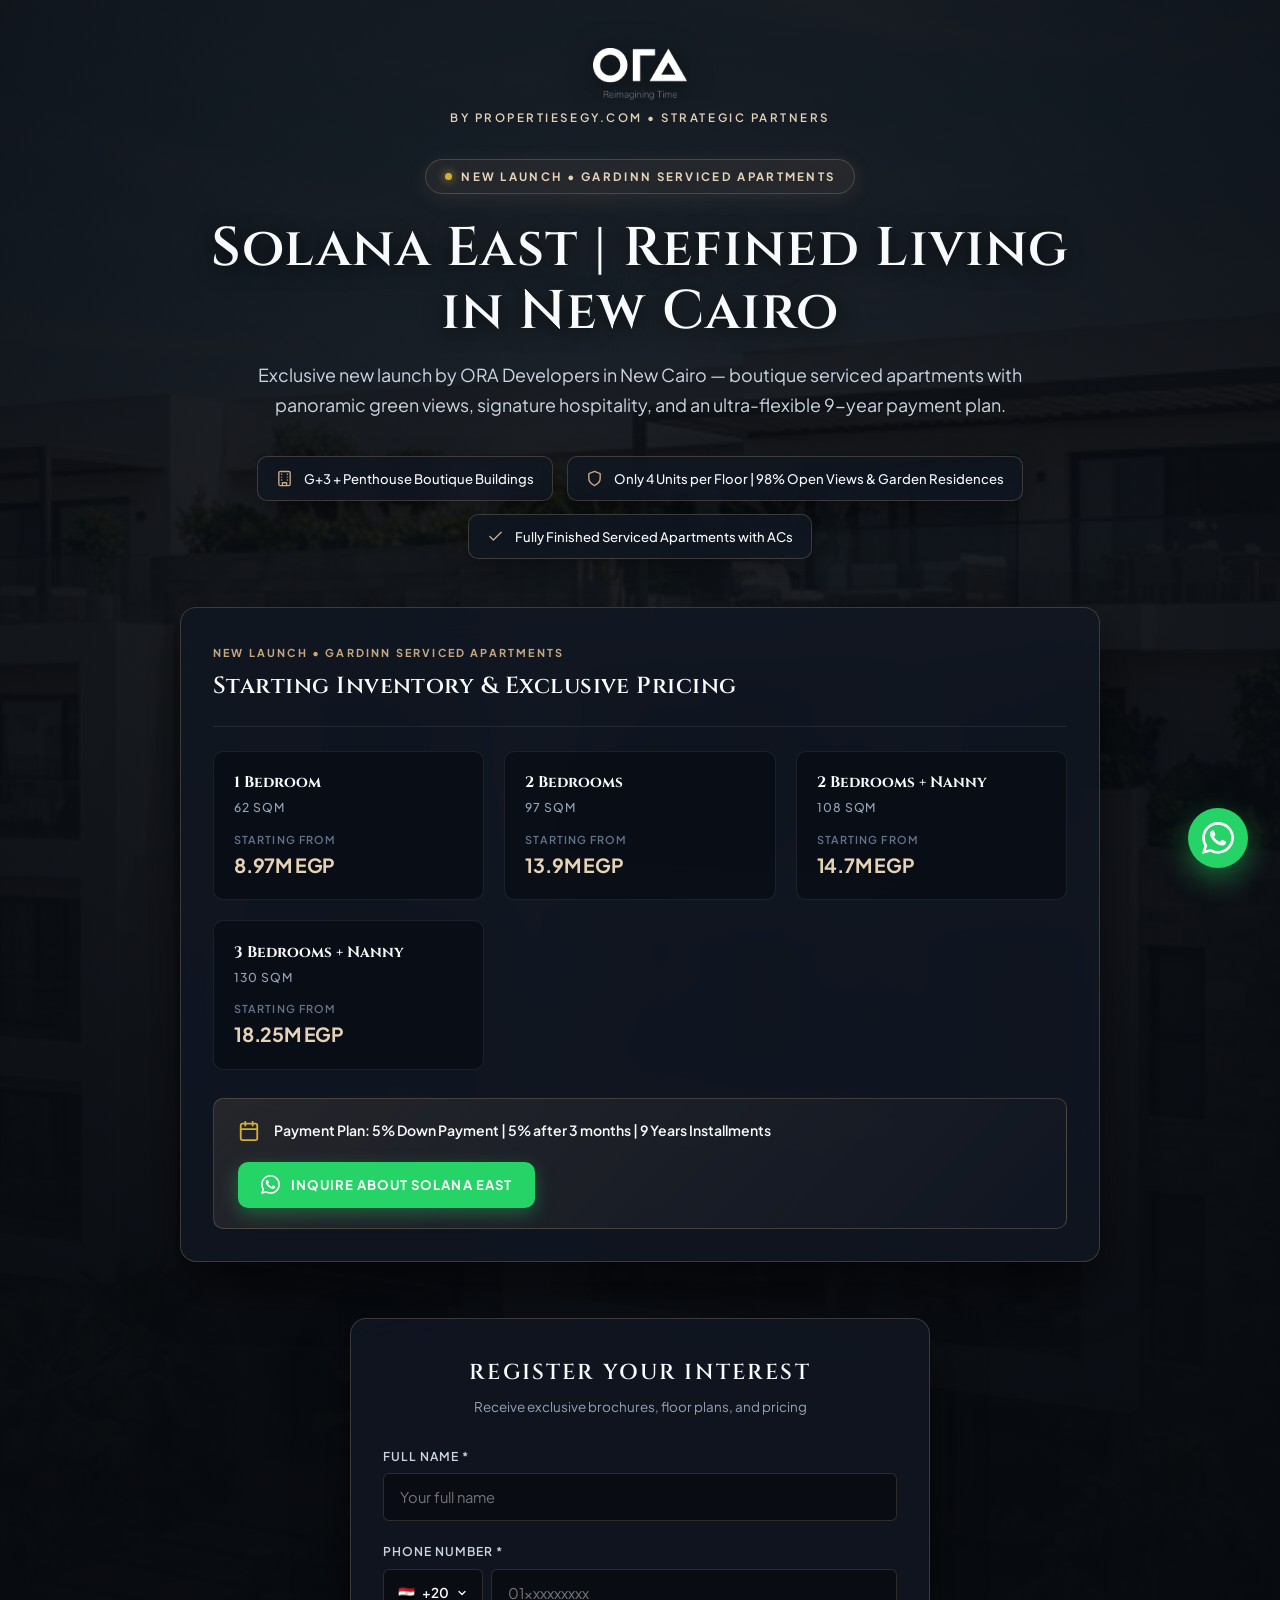
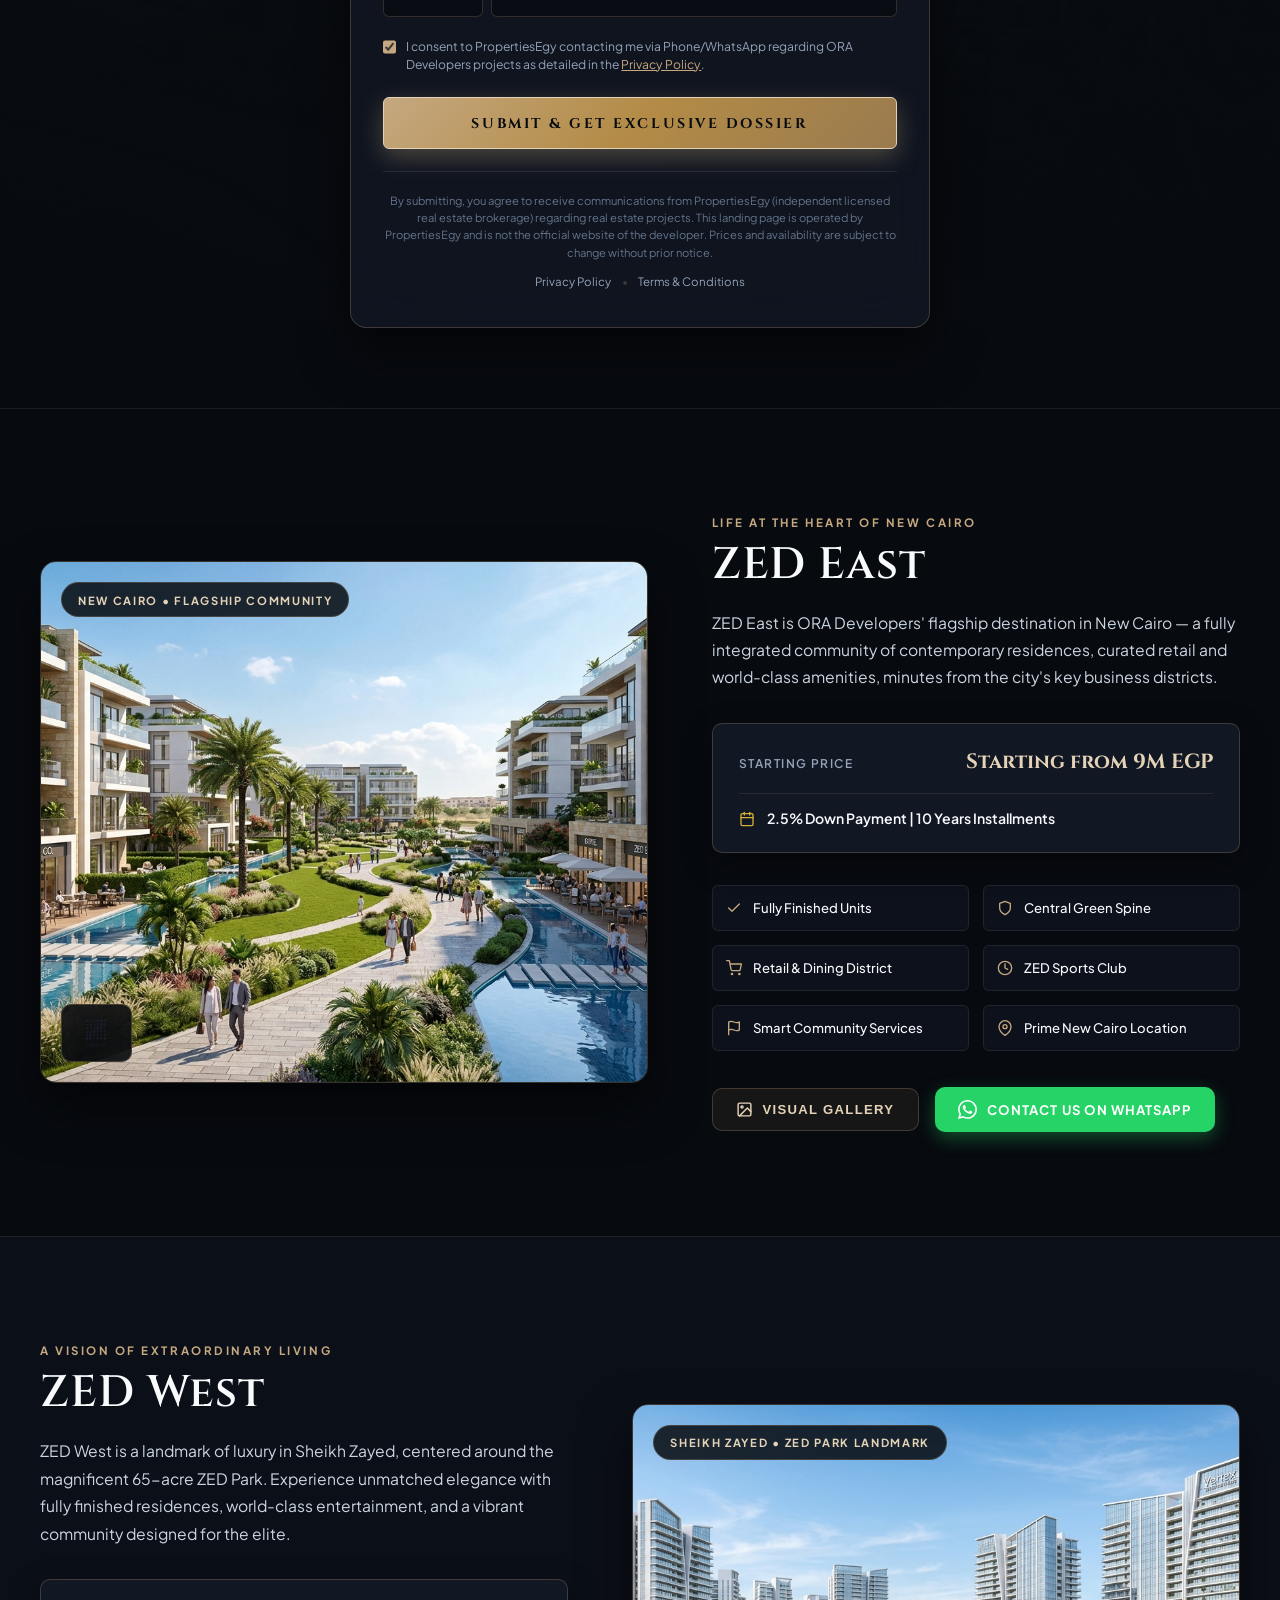
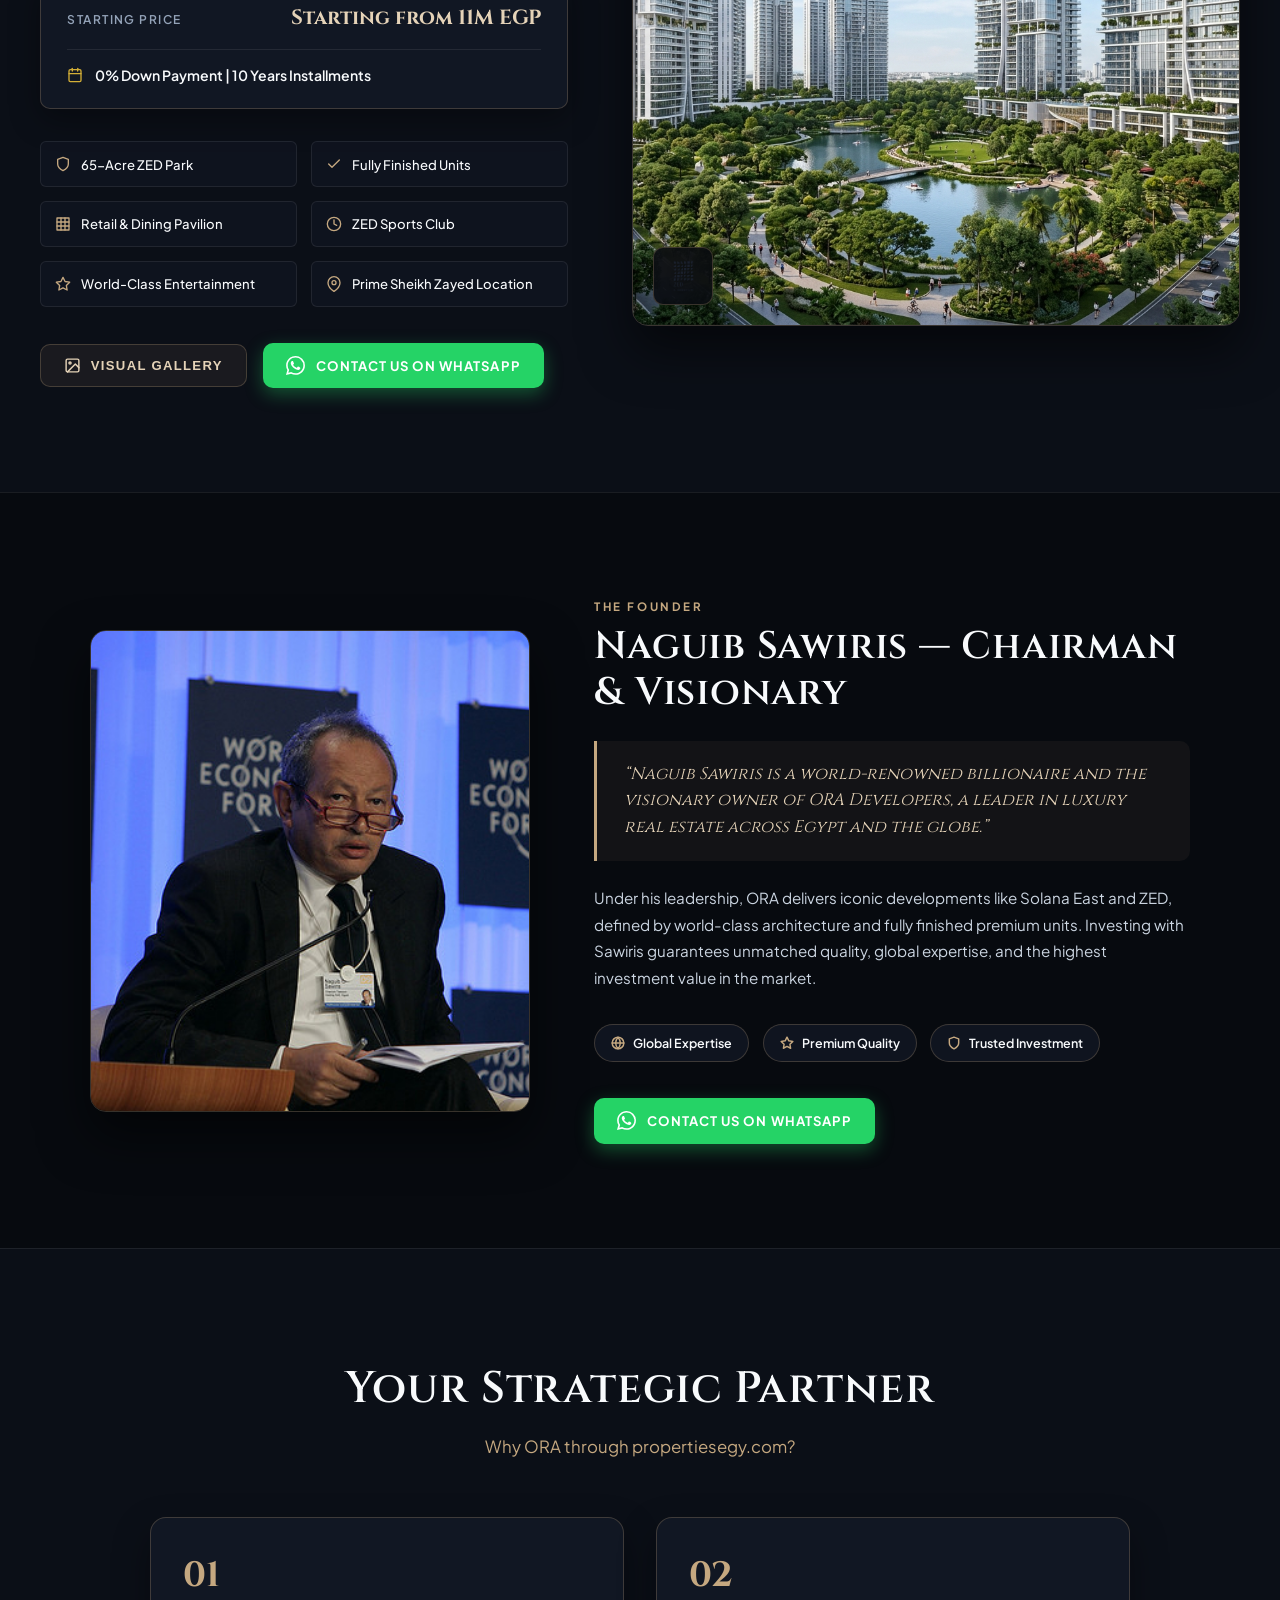
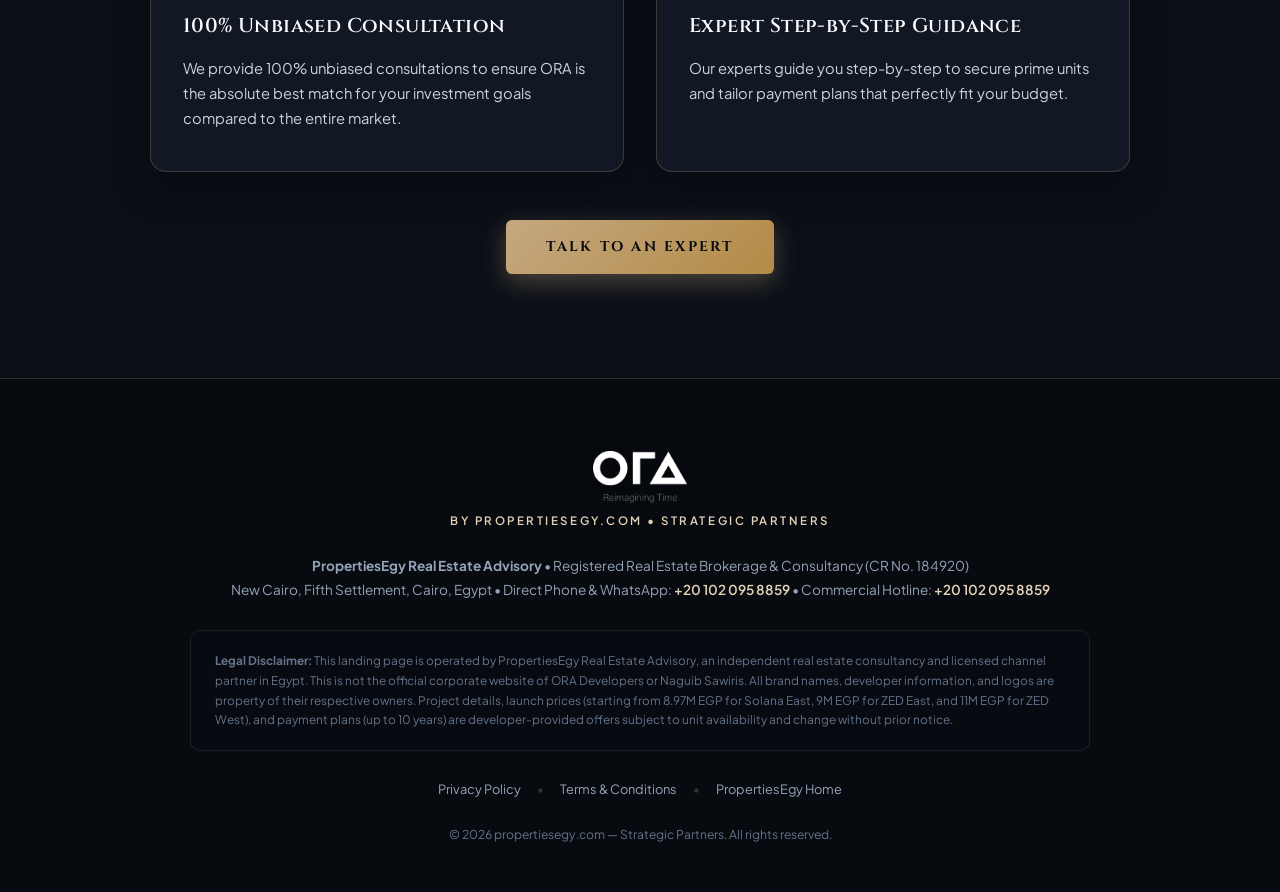
<file: ora/index.html>
<!DOCTYPE html>
<html lang="en">
<head>
  <meta charset="UTF-8">
  <meta name="viewport" content="width=device-width, initial-scale=1.0">
  <title>ORA Developers | Solana East Gardinn, ZED East &amp; ZED West — By propertiesegy.com</title>
  <meta name="description" content="Explore premier luxury developments by ORA Developers: Solana East (Gardinn Serviced Apartments), ZED East, and ZED West. Fully finished residences starting from 8.97M EGP with flexible payment plans up to 10 years. Authorized real estate consultancy by PropertiesEgy.">
  <meta name="author" content="PropertiesEgy">
  
  <!-- Open Graph Meta Tags -->
  <meta property="og:title" content="ORA Developers | Solana East Gardinn, ZED East &amp; ZED West — By propertiesegy.com">
  <meta property="og:description" content="Exclusive Launch: Solana East Gardinn Serviced Apartments, ZED East &amp; ZED West. Fully finished residences starting from 8.97M EGP with flexible 10-year plans.">
  <meta property="og:type" content="website">
  <meta property="og:image" content="assets/images/solana_east.jpg">
  
  <!-- Google Fonts: Cinzel (Luxury Editorial Serif) & Plus Jakarta Sans (Modern Clean Sans) -->
  <link rel="preconnect" href="https://fonts.googleapis.com">
  <link rel="preconnect" href="https://fonts.gstatic.com" crossorigin>
  <link href="https://fonts.googleapis.com/css2?family=Cinzel:wght@400;500;600;700;800&family=Plus+Jakarta+Sans:wght@300;400;500;600;700;800&display=swap" rel="stylesheet">
  
  <!-- Dark Luxury Stylesheet -->
  <link rel="stylesheet" href="styles.css?v=3.0">

  <!-- Google tag (gtag.js) -->
  <script async src="https://www.googletagmanager.com/gtag/js?id=AW-299139259"></script>
  <script>
    window.dataLayer = window.dataLayer || [];
    function gtag(){dataLayer.push(arguments);}
    gtag('js', new Date());

    gtag('config', 'AW-299139259');
  </script>

  <!-- Google Ads Conversion Function -->
  <script>
  function gtag_report_conversion(url) {
    var callback = function () {
      if (typeof(url) != 'undefined' && url) {
        window.location = url;
      }
    };
    if (typeof gtag === 'function') {
      gtag('event', 'conversion', {
          'send_to': 'AW-299139259/OsrUCJGerfYcELuB0o4B',
          'value': 1.0,
          'currency': 'EGP',
          'event_callback': callback
      });
    } else if (typeof(url) != 'undefined' && url) {
      window.location = url;
    }
    return false;
  }
  </script>
</head>
<body>

  <!-- =========================================================================
       1. HERO / MAIN SECTION SPOTLIGHT: SOLANA EAST (GARDINN)
       ========================================================================= -->
  <header class="hero-wrapper" id="hero">
    <img src="assets/images/solana_east.jpg" alt="Solana East Gardinn Serviced Apartments New Cairo ORA Developers" class="hero-bg-image" fetchpriority="high">
    <div class="hero-overlay"></div>

    <div class="hero-content">
      
      <!-- Top Center Branding: Official ORA Developers logo with 'By PropertiesEgy' -->
      <div class="brand-container">
        <img src="assets/images/ora_logo_white.png?v=2" alt="ORA Developers" class="official-brand-logo-xl">
        <div class="brand-subbranding">By propertiesegy.com &bull; Strategic Partners</div>
      </div>

      <!-- Pre-title / Badge -->
      <div class="portfolio-badge">
        <span class="portfolio-badge-dot"></span>
        NEW LAUNCH &bull; GARDINN SERVICED APARTMENTS
      </div>

      <!-- Main Headline -->
      <h1 class="hero-headline">Solana East | Refined Living in New Cairo</h1>

      <!-- Subtitle -->
      <p class="hero-subtitle">
        Exclusive new launch by ORA Developers in New Cairo &mdash; boutique serviced apartments with panoramic green views, signature hospitality, and an ultra-flexible 9-year payment plan.
      </p>

      <!-- Core Highlights (Minimalist Badges) -->
      <div class="highlights-container">
        <div class="highlight-badge">
          <svg viewBox="0 0 24 24" fill="none" stroke="currentColor" stroke-width="2" stroke-linecap="round" stroke-linejoin="round">
            <rect x="4" y="2" width="16" height="20" rx="2" ry="2"></rect>
            <path d="M9 22v-4h6v4M8 6h.01M16 6h.01M8 10h.01M16 10h.01M8 14h.01M16 14h.01"></path>
          </svg>
          G+3 + Penthouse Boutique Buildings
        </div>

        <div class="highlight-badge">
          <svg viewBox="0 0 24 24" fill="none" stroke="currentColor" stroke-width="2" stroke-linecap="round" stroke-linejoin="round">
            <path d="M12 22s8-4 8-10V5l-8-3-8 3v7c0 6 8 10 8 10z"></path>
          </svg>
          Only 4 Units per Floor | 98% Open Views &amp; Garden Residences
        </div>

        <div class="highlight-badge">
          <svg viewBox="0 0 24 24" fill="none" stroke="currentColor" stroke-width="2" stroke-linecap="round" stroke-linejoin="round">
            <polyline points="20 6 9 17 4 12"></polyline>
          </svg>
          Fully Finished Serviced Apartments with ACs
        </div>
      </div>

      <!-- Starting Inventory Summary Module -->
      <div class="solana-inventory-card">
        <div class="inventory-header">
          <span class="inventory-badge-tag">NEW LAUNCH &bull; GARDINN SERVICED APARTMENTS</span>
          <h2 class="inventory-title">Starting Inventory &amp; Exclusive Pricing</h2>
        </div>

        <div class="inventory-grid">
          <!-- 1 Bedroom -->
          <div class="inventory-item">
            <div>
              <div class="inventory-item-typology">1 Bedroom</div>
              <div class="inventory-item-area">62 SQM</div>
            </div>
            <div>
              <div class="inventory-item-price-label">Starting from</div>
              <div class="inventory-item-price">8.97M EGP</div>
            </div>
          </div>

          <!-- 2 Bedrooms -->
          <div class="inventory-item">
            <div>
              <div class="inventory-item-typology">2 Bedrooms</div>
              <div class="inventory-item-area">97 SQM</div>
            </div>
            <div>
              <div class="inventory-item-price-label">Starting from</div>
              <div class="inventory-item-price">13.9M EGP</div>
            </div>
          </div>

          <!-- 2 Bedrooms + Nanny -->
          <div class="inventory-item">
            <div>
              <div class="inventory-item-typology">2 Bedrooms + Nanny</div>
              <div class="inventory-item-area">108 SQM</div>
            </div>
            <div>
              <div class="inventory-item-price-label">Starting from</div>
              <div class="inventory-item-price">14.7M EGP</div>
            </div>
          </div>

          <!-- 3 Bedrooms + Nanny -->
          <div class="inventory-item">
            <div>
              <div class="inventory-item-typology">3 Bedrooms + Nanny</div>
              <div class="inventory-item-area">130 SQM</div>
            </div>
            <div>
              <div class="inventory-item-price-label">Starting from</div>
              <div class="inventory-item-price">18.25M EGP</div>
            </div>
          </div>
        </div>

        <!-- Payment Plan Banner & Direct CTA -->
        <div class="payment-plan-banner">
          <div class="payment-plan-details">
            <svg viewBox="0 0 24 24" fill="none" stroke="currentColor" stroke-width="2" stroke-linecap="round" stroke-linejoin="round">
              <rect x="3" y="4" width="18" height="18" rx="2" ry="2"></rect>
              <line x1="16" y1="2" x2="16" y2="6"></line>
              <line x1="8" y1="2" x2="8" y2="6"></line>
              <line x1="3" y1="10" x2="21" y2="10"></line>
            </svg>
            <span>Payment Plan: 5% Down Payment | 5% after 3 months | 9 Years Installments</span>
          </div>

          <a href="https://wa.me/201020958859?text=Hello%20PropertiesEgy%2C%20I%20would%20like%20to%20inquire%20about%20Solana%20East%20Gardinn" onclick="return gtag_report_conversion(this.href);" target="_blank" rel="noopener noreferrer" class="btn-whatsapp-cta">
            <svg viewBox="0 0 24 24">
              <path d="M17.472 14.382c-.297-.149-1.758-.867-2.03-.967-.273-.099-.471-.148-.67.15-.197.297-.767.966-.94 1.164-.173.199-.347.223-.644.075-.297-.15-1.255-.463-2.39-1.475-.883-.788-1.48-1.761-1.653-2.059-.173-.297-.018-.458.13-.606.134-.133.298-.347.446-.52.149-.174.198-.298.298-.497.099-.198.05-.371-.025-.52-.075-.149-.669-1.612-.916-2.207-.242-.579-.487-.5-.669-.51-.173-.008-.371-.01-.57-.01-.198 0-.52.074-.792.372-.272.297-1.04 1.016-1.04 2.479 0 1.462 1.065 2.875 1.213 3.074.149.198 2.096 3.2 5.077 4.487.709.306 1.262.489 1.694.625.712.227 1.36.195 1.871.118.571-.085 1.758-.719 2.006-1.413.248-.694.248-1.289.173-1.413-.074-.124-.272-.198-.57-.347m-5.421 7.403h-.004a9.87 9.87 0 01-5.031-1.378l-.361-.214-3.741.982.998-3.648-.235-.374a9.86 9.86 0 01-1.51-5.26c.001-5.45 4.436-9.884 9.888-9.884 2.64 0 5.122 1.03 6.988 2.898a9.825 9.825 0 012.893 6.994c-.003 5.45-4.437 9.884-9.885 9.884m8.413-18.297A11.815 11.815 0 0012.05 0C5.495 0 .16 5.335.157 11.892c0 2.096.547 4.142 1.588 5.945L0 24l6.335-1.662c1.746.953 3.71 1.455 5.711 1.456h.005c6.554 0 11.89-5.335 11.893-11.893a11.821 11.821 0 00-3.48-8.414z"/>
            </svg>
            INQUIRE ABOUT SOLANA EAST
          </a>
        </div>
      </div>

      <!-- Lead Capture Form (Dark Luxury Glass Container) -->
      <div class="lead-form-card">
        <div class="form-header">
          <h2 class="form-title">REGISTER YOUR INTEREST</h2>
          <p class="form-subtitle">Receive exclusive brochures, floor plans, and pricing</p>
        </div>

        <form id="interestLeadForm">
          
          <div class="form-group">
            <label for="fullName" class="form-label">Full Name *</label>
            <input type="text" id="fullName" name="fullName" class="form-input" placeholder="Your full name" required>
          </div>

          <div class="form-group">
            <label for="phoneNumber" class="form-label">Phone Number *</label>
            <div class="phone-input-group">
              
              <!-- International Country Code Selector Dropdown (Default +20 Egypt) -->
              <button type="button" class="country-select-button" id="countrySelectBtn" aria-label="Select Country Code">
                <span id="selectedCountryFlag">🇪🇬</span>
                <span id="selectedCountryCodeText">+20</span>
                <svg width="12" height="12" viewBox="0 0 24 24" fill="none" stroke="currentColor" stroke-width="2.5" stroke-linecap="round" stroke-linejoin="round">
                  <polyline points="6 9 12 15 18 9"></polyline>
                </svg>
              </button>
              
              <input type="hidden" id="selectedCountryCode" name="countryCode" value="+20">

              <div class="country-dropdown-menu" id="countryDropdownMenu">
                <input type="text" class="country-search-input" id="countrySearchInput" placeholder="Search country name or code...">
                <div class="country-list-scroll" id="countryListContainer">
                  <!-- Populated dynamically via JS -->
                </div>
              </div>

              <input type="tel" id="phoneNumber" name="phoneNumber" class="form-input" placeholder="01xxxxxxxxx" required>
            </div>
          </div>

          <!-- Explicit User Consent Checkbox (Google Ads Compliance) -->
          <div class="form-consent">
            <label class="consent-label" for="consent-check">
              <input type="checkbox" id="consent-check" name="consent" checked required>
              <span>I consent to PropertiesEgy contacting me via Phone/WhatsApp regarding ORA Developers projects as detailed in the <a href="privacy.html" target="_blank">Privacy Policy</a>.</span>
            </label>
          </div>

          <button type="submit" id="formSubmitBtn" class="btn-submit">
            SUBMIT &amp; GET EXCLUSIVE DOSSIER
          </button>

          <!-- Legal Disclaimer Notice -->
          <div class="form-disclaimer-box">
            <p class="legal-notice-text">
              By submitting, you agree to receive communications from PropertiesEgy (independent licensed real estate brokerage) regarding real estate projects. This landing page is operated by PropertiesEgy and is not the official website of the developer. Prices and availability are subject to change without prior notice.
            </p>
            
            <div class="legal-links-row">
              <a href="privacy.html" class="legal-link-clean">Privacy Policy</a>
              <span style="color: var(--border-gold);">&bull;</span>
              <a href="terms.html" class="legal-link-clean">Terms &amp; Conditions</a>
            </div>
          </div>

        </form>
      </div>

    </div>
  </header>


  <!-- =========================================================================
       2. DEDICATED PROJECT SECTIONS (ZED EAST & ZED WEST)
       ========================================================================= -->

  <!-- SECTION 1: ZED EAST (NEW CAIRO) -->
  <section class="project-fullwidth-section section-bg-dark" id="zed-east">
    <div class="project-section-container">
      
      <!-- Architectural Visual Backdrop -->
      <div class="project-visual-column">
        <img src="assets/images/zed_east.jpg" alt="ZED East New Cairo ORA Developers Luxury Community" class="project-visual-image" loading="lazy">
        <div class="project-visual-badge-overlay">New Cairo &bull; Flagship Community</div>
        <div class="project-logo-badge-overlay">
          <img src="assets/images/zed_east_logo.png" alt="ZED East">
        </div>
      </div>

      <!-- Project Narrative & Information Suite -->
      <div class="project-info-column">
        <div class="project-header-badge">
          LIFE AT THE HEART OF NEW CAIRO
        </div>
        
        <h2 class="project-title">ZED East</h2>
        
        <p class="project-narrative-text">
          ZED East is ORA Developers' flagship destination in New Cairo &mdash; a fully integrated community of contemporary residences, curated retail and world-class amenities, minutes from the city's key business districts.
        </p>

        <!-- Financial Box (Starting from 9M EGP / 2.5% Down Payment | 10 Years Installments) -->
        <div class="project-financial-box">
          <div class="financial-price-row">
            <span class="financial-label">Starting Price</span>
            <span class="financial-price-val">Starting from 9M EGP</span>
          </div>
          <div class="financial-terms-row">
            <svg width="16" height="16" viewBox="0 0 24 24" fill="none" stroke="currentColor" stroke-width="2" stroke-linecap="round" stroke-linejoin="round">
              <rect x="3" y="4" width="18" height="18" rx="2" ry="2"></rect>
              <line x1="16" y1="2" x2="16" y2="6"></line>
              <line x1="8" y1="2" x2="8" y2="6"></line>
              <line x1="3" y1="10" x2="21" y2="10"></line>
            </svg>
            <span>2.5% Down Payment | 10 Years Installments</span>
          </div>
        </div>

        <!-- Clean Minimalist Highlights Grid -->
        <div class="project-highlights-grid">
          <div class="project-highlight-item">
            <svg viewBox="0 0 24 24" fill="none" stroke="currentColor" stroke-width="2" stroke-linecap="round" stroke-linejoin="round">
              <polyline points="20 6 9 17 4 12"></polyline>
            </svg>
            Fully Finished Units
          </div>
          <div class="project-highlight-item">
            <svg viewBox="0 0 24 24" fill="none" stroke="currentColor" stroke-width="2" stroke-linecap="round" stroke-linejoin="round">
              <path d="M12 22s8-4 8-10V5l-8-3-8 3v7c0 6 8 10 8 10z"></path>
            </svg>
            Central Green Spine
          </div>
          <div class="project-highlight-item">
            <svg viewBox="0 0 24 24" fill="none" stroke="currentColor" stroke-width="2" stroke-linecap="round" stroke-linejoin="round">
              <circle cx="9" cy="21" r="1"></circle>
              <circle cx="20" cy="21" r="1"></circle>
              <path d="M1 1h4l2.68 13.39a2 2 0 0 0 2 1.61h9.72a2 2 0 0 0 2-1.61L23 6H6"></path>
            </svg>
            Retail &amp; Dining District
          </div>
          <div class="project-highlight-item">
            <svg viewBox="0 0 24 24" fill="none" stroke="currentColor" stroke-width="2" stroke-linecap="round" stroke-linejoin="round">
              <circle cx="12" cy="12" r="10"></circle>
              <path d="M12 6v6l4 2"></path>
            </svg>
            ZED Sports Club
          </div>
          <div class="project-highlight-item">
            <svg viewBox="0 0 24 24" fill="none" stroke="currentColor" stroke-width="2" stroke-linecap="round" stroke-linejoin="round">
              <path d="M4 15s1-1 4-1 5 2 8 2 4-1 4-1V3s-1 1-4 1-5-2-8-2-4 1-4 1z"></path>
              <line x1="4" y1="22" x2="4" y2="15"></line>
            </svg>
            Smart Community Services
          </div>
          <div class="project-highlight-item">
            <svg viewBox="0 0 24 24" fill="none" stroke="currentColor" stroke-width="2" stroke-linecap="round" stroke-linejoin="round">
              <path d="M21 10c0 7-9 13-9 13s-9-6-9-13a9 9 0 0 1 18 0z"></path>
              <circle cx="12" cy="10" r="3"></circle>
            </svg>
            Prime New Cairo Location
          </div>
        </div>

        <!-- Action Buttons -->
        <div class="project-actions-row">
          <button type="button" class="btn-gallery-trigger" data-gallery-trigger="zed_east">
            <svg viewBox="0 0 24 24" fill="none" stroke="currentColor" stroke-width="2" stroke-linecap="round" stroke-linejoin="round">
              <rect x="3" y="3" width="18" height="18" rx="2" ry="2"></rect>
              <circle cx="8.5" cy="8.5" r="1.5"></circle>
              <polyline points="21 15 16 10 5 21"></polyline>
            </svg>
            Visual Gallery
          </button>

          <a href="https://wa.me/201020958859?text=Hello%20PropertiesEgy%2C%20I%20would%20like%20to%20inquire%20about%20ZED%20East" onclick="return gtag_report_conversion(this.href);" target="_blank" rel="noopener noreferrer" class="btn-whatsapp-cta">
            <svg viewBox="0 0 24 24">
              <path d="M17.472 14.382c-.297-.149-1.758-.867-2.03-.967-.273-.099-.471-.148-.67.15-.197.297-.767.966-.94 1.164-.173.199-.347.223-.644.075-.297-.15-1.255-.463-2.39-1.475-.883-.788-1.48-1.761-1.653-2.059-.173-.297-.018-.458.13-.606.134-.133.298-.347.446-.52.149-.174.198-.298.298-.497.099-.198.05-.371-.025-.52-.075-.149-.669-1.612-.916-2.207-.242-.579-.487-.5-.669-.51-.173-.008-.371-.01-.57-.01-.198 0-.52.074-.792.372-.272.297-1.04 1.016-1.04 2.479 0 1.462 1.065 2.875 1.213 3.074.149.198 2.096 3.2 5.077 4.487.709.306 1.262.489 1.694.625.712.227 1.36.195 1.871.118.571-.085 1.758-.719 2.006-1.413.248-.694.248-1.289.173-1.413-.074-.124-.272-.198-.57-.347m-5.421 7.403h-.004a9.87 9.87 0 01-5.031-1.378l-.361-.214-3.741.982.998-3.648-.235-.374a9.86 9.86 0 01-1.51-5.26c.001-5.45 4.436-9.884 9.888-9.884 2.64 0 5.122 1.03 6.988 2.898a9.825 9.825 0 012.893 6.994c-.003 5.45-4.437 9.884-9.885 9.884m8.413-18.297A11.815 11.815 0 0012.05 0C5.495 0 .16 5.335.157 11.892c0 2.096.547 4.142 1.588 5.945L0 24l6.335-1.662c1.746.953 3.71 1.455 5.711 1.456h.005c6.554 0 11.89-5.335 11.893-11.893a11.821 11.821 0 00-3.48-8.414z"/>
            </svg>
            CONTACT US ON WHATSAPP
          </a>
        </div>

      </div>

    </div>
  </section>


  <!-- SECTION 2: ZED WEST (SHEIKH ZAYED) -->
  <section class="project-fullwidth-section section-bg-slate" id="zed-west">
    <div class="project-section-container reverse-layout">
      
      <!-- Architectural Visual Backdrop -->
      <div class="project-visual-column">
        <img src="assets/images/zed_west.jpg" alt="ZED West Sheikh Zayed Luxury Towers and 65-Acre ZED Park" class="project-visual-image" loading="lazy">
        <div class="project-visual-badge-overlay">Sheikh Zayed &bull; ZED Park Landmark</div>
        <div class="project-logo-badge-overlay">
          <img src="assets/images/zed_west_logo.png" alt="ZED West">
        </div>
      </div>

      <!-- Project Narrative & Information Suite -->
      <div class="project-info-column">
        <div class="project-header-badge">
          A VISION OF EXTRAORDINARY LIVING
        </div>
        
        <h2 class="project-title">ZED West</h2>
        
        <p class="project-narrative-text">
          ZED West is a landmark of luxury in Sheikh Zayed, centered around the magnificent 65-acre ZED Park. Experience unmatched elegance with fully finished residences, world-class entertainment, and a vibrant community designed for the elite.
        </p>

        <!-- Financial Box (Starting from 11M EGP / 0% Down Payment | 10 Years Installments) -->
        <div class="project-financial-box">
          <div class="financial-price-row">
            <span class="financial-label">Starting Price</span>
            <span class="financial-price-val">Starting from 11M EGP</span>
          </div>
          <div class="financial-terms-row">
            <svg width="16" height="16" viewBox="0 0 24 24" fill="none" stroke="currentColor" stroke-width="2" stroke-linecap="round" stroke-linejoin="round">
              <rect x="3" y="4" width="18" height="18" rx="2" ry="2"></rect>
              <line x1="16" y1="2" x2="16" y2="6"></line>
              <line x1="8" y1="2" x2="8" y2="6"></line>
              <line x1="3" y1="10" x2="21" y2="10"></line>
            </svg>
            <span>0% Down Payment | 10 Years Installments</span>
          </div>
        </div>

        <!-- Clean Minimalist Highlights Grid -->
        <div class="project-highlights-grid">
          <div class="project-highlight-item">
            <svg viewBox="0 0 24 24" fill="none" stroke="currentColor" stroke-width="2" stroke-linecap="round" stroke-linejoin="round">
              <path d="M12 22s8-4 8-10V5l-8-3-8 3v7c0 6 8 10 8 10z"></path>
            </svg>
            65-Acre ZED Park
          </div>
          <div class="project-highlight-item">
            <svg viewBox="0 0 24 24" fill="none" stroke="currentColor" stroke-width="2" stroke-linecap="round" stroke-linejoin="round">
              <polyline points="20 6 9 17 4 12"></polyline>
            </svg>
            Fully Finished Units
          </div>
          <div class="project-highlight-item">
            <svg viewBox="0 0 24 24" fill="none" stroke="currentColor" stroke-width="2" stroke-linecap="round" stroke-linejoin="round">
              <path d="M3 3h18v18H3z"></path>
              <path d="M9 3v18M15 3v18M3 9h18M3 15h18"></path>
            </svg>
            Retail &amp; Dining Pavilion
          </div>
          <div class="project-highlight-item">
            <svg viewBox="0 0 24 24" fill="none" stroke="currentColor" stroke-width="2" stroke-linecap="round" stroke-linejoin="round">
              <circle cx="12" cy="12" r="10"></circle>
              <path d="M12 6v6l4 2"></path>
            </svg>
            ZED Sports Club
          </div>
          <div class="project-highlight-item">
            <svg viewBox="0 0 24 24" fill="none" stroke="currentColor" stroke-width="2" stroke-linecap="round" stroke-linejoin="round">
              <polygon points="12 2 15.09 8.26 22 9.27 17 14.14 18.18 21.02 12 17.77 5.82 21.02 7 14.14 2 9.27 8.91 8.26 12 2"></polygon>
            </svg>
            World-Class Entertainment
          </div>
          <div class="project-highlight-item">
            <svg viewBox="0 0 24 24" fill="none" stroke="currentColor" stroke-width="2" stroke-linecap="round" stroke-linejoin="round">
              <path d="M21 10c0 7-9 13-9 13s-9-6-9-13a9 9 0 0 1 18 0z"></path>
              <circle cx="12" cy="10" r="3"></circle>
            </svg>
            Prime Sheikh Zayed Location
          </div>
        </div>

        <!-- Action Buttons -->
        <div class="project-actions-row">
          <button type="button" class="btn-gallery-trigger" data-gallery-trigger="zed_west">
            <svg viewBox="0 0 24 24" fill="none" stroke="currentColor" stroke-width="2" stroke-linecap="round" stroke-linejoin="round">
              <rect x="3" y="3" width="18" height="18" rx="2" ry="2"></rect>
              <circle cx="8.5" cy="8.5" r="1.5"></circle>
              <polyline points="21 15 16 10 5 21"></polyline>
            </svg>
            Visual Gallery
          </button>

          <a href="https://wa.me/201020958859?text=Hello%20PropertiesEgy%2C%20I%20would%20like%20to%20inquire%20about%20ZED%20West" onclick="return gtag_report_conversion(this.href);" target="_blank" rel="noopener noreferrer" class="btn-whatsapp-cta">
            <svg viewBox="0 0 24 24">
              <path d="M17.472 14.382c-.297-.149-1.758-.867-2.03-.967-.273-.099-.471-.148-.67.15-.197.297-.767.966-.94 1.164-.173.199-.347.223-.644.075-.297-.15-1.255-.463-2.39-1.475-.883-.788-1.48-1.761-1.653-2.059-.173-.297-.018-.458.13-.606.134-.133.298-.347.446-.52.149-.174.198-.298.298-.497.099-.198.05-.371-.025-.52-.075-.149-.669-1.612-.916-2.207-.242-.579-.487-.5-.669-.51-.173-.008-.371-.01-.57-.01-.198 0-.52.074-.792.372-.272.297-1.04 1.016-1.04 2.479 0 1.462 1.065 2.875 1.213 3.074.149.198 2.096 3.2 5.077 4.487.709.306 1.262.489 1.694.625.712.227 1.36.195 1.871.118.571-.085 1.758-.719 2.006-1.413.248-.694.248-1.289.173-1.413-.074-.124-.272-.198-.57-.347m-5.421 7.403h-.004a9.87 9.87 0 01-5.031-1.378l-.361-.214-3.741.982.998-3.648-.235-.374a9.86 9.86 0 01-1.51-5.26c.001-5.45 4.436-9.884 9.888-9.884 2.64 0 5.122 1.03 6.988 2.898a9.825 9.825 0 012.893 6.994c-.003 5.45-4.437 9.884-9.885 9.884m8.413-18.297A11.815 11.815 0 0012.05 0C5.495 0 .16 5.335.157 11.892c0 2.096.547 4.142 1.588 5.945L0 24l6.335-1.662c1.746.953 3.71 1.455 5.711 1.456h.005c6.554 0 11.89-5.335 11.893-11.893a11.821 11.821 0 00-3.48-8.414z"/>
            </svg>
            CONTACT US ON WHATSAPP
          </a>
        </div>

      </div>

    </div>
  </section>


  <!-- =========================================================================
       3. THE FOUNDER SECTION (NAGUIB SAWIRIS)
       ========================================================================= -->
  <section class="founder-section" id="founder">
    <div class="founder-container">
      
      <!-- Portrait Visual -->
      <div class="founder-visual-wrap">
        <img src="assets/images/naguib_sawiris.jpg" alt="Naguib Sawiris Chairman ORA Developers" class="founder-portrait-img" loading="lazy">
      </div>

      <!-- Founder Narrative & Quote -->
      <div class="founder-info-wrap">
        <div class="founder-badge">
          THE FOUNDER
        </div>

        <h2 class="founder-name">
          Naguib Sawiris &mdash; Chairman &amp; Visionary
        </h2>

        <div class="founder-quote-box">
          <blockquote class="founder-quote">
            &ldquo;Naguib Sawiris is a world-renowned billionaire and the visionary owner of ORA Developers, a leader in luxury real estate across Egypt and the globe.&rdquo;
          </blockquote>
        </div>

        <p class="founder-narrative">
          Under his leadership, ORA delivers iconic developments like Solana East and ZED, defined by world-class architecture and fully finished premium units. Investing with Sawiris guarantees unmatched quality, global expertise, and the highest investment value in the market.
        </p>

        <!-- Core Pillars -->
        <div class="founder-pillars-row">
          <div class="pillar-tag">
            <svg width="14" height="14" viewBox="0 0 24 24" fill="none" stroke="currentColor" stroke-width="2.5" stroke-linecap="round" stroke-linejoin="round">
              <circle cx="12" cy="12" r="10"></circle>
              <line x1="2" y1="12" x2="22" y2="12"></line>
              <path d="M12 2a15.3 15.3 0 0 1 4 10 15.3 15.3 0 0 1-4 10 15.3 15.3 0 0 1-4-10 15.3 15.3 0 0 1 4-10z"></path>
            </svg>
            Global Expertise
          </div>
          <div class="pillar-tag">
            <svg width="14" height="14" viewBox="0 0 24 24" fill="none" stroke="currentColor" stroke-width="2.5" stroke-linecap="round" stroke-linejoin="round">
              <polygon points="12 2 15.09 8.26 22 9.27 17 14.14 18.18 21.02 12 17.77 5.82 21.02 7 14.14 2 9.27 8.91 8.26 12 2"></polygon>
            </svg>
            Premium Quality
          </div>
          <div class="pillar-tag">
            <svg width="14" height="14" viewBox="0 0 24 24" fill="none" stroke="currentColor" stroke-width="2.5" stroke-linecap="round" stroke-linejoin="round">
              <path d="M12 22s8-4 8-10V5l-8-3-8 3v7c0 6 8 10 8 10z"></path>
            </svg>
            Trusted Investment
          </div>
        </div>

        <div>
          <a href="https://wa.me/201020958859?text=Hello%20PropertiesEgy%2C%20I%20would%20like%20to%20inquire%20about%20ORA%20Developers%20projects" onclick="return gtag_report_conversion(this.href);" target="_blank" rel="noopener noreferrer" class="btn-whatsapp-cta">
            <svg viewBox="0 0 24 24">
              <path d="M17.472 14.382c-.297-.149-1.758-.867-2.03-.967-.273-.099-.471-.148-.67.15-.197.297-.767.966-.94 1.164-.173.199-.347.223-.644.075-.297-.15-1.255-.463-2.39-1.475-.883-.788-1.48-1.761-1.653-2.059-.173-.297-.018-.458.13-.606.134-.133.298-.347.446-.52.149-.174.198-.298.298-.497.099-.198.05-.371-.025-.52-.075-.149-.669-1.612-.916-2.207-.242-.579-.487-.5-.669-.51-.173-.008-.371-.01-.57-.01-.198 0-.52.074-.792.372-.272.297-1.04 1.016-1.04 2.479 0 1.462 1.065 2.875 1.213 3.074.149.198 2.096 3.2 5.077 4.487.709.306 1.262.489 1.694.625.712.227 1.36.195 1.871.118.571-.085 1.758-.719 2.006-1.413.248-.694.248-1.289.173-1.413-.074-.124-.272-.198-.57-.347m-5.421 7.403h-.004a9.87 9.87 0 01-5.031-1.378l-.361-.214-3.741.982.998-3.648-.235-.374a9.86 9.86 0 01-1.51-5.26c.001-5.45 4.436-9.884 9.888-9.884 2.64 0 5.122 1.03 6.988 2.898a9.825 9.825 0 012.893 6.994c-.003 5.45-4.437 9.884-9.885 9.884m8.413-18.297A11.815 11.815 0 0012.05 0C5.495 0 .16 5.335.157 11.892c0 2.096.547 4.142 1.588 5.945L0 24l6.335-1.662c1.746.953 3.71 1.455 5.711 1.456h.005c6.554 0 11.89-5.335 11.893-11.893a11.821 11.821 0 00-3.48-8.414z"/>
            </svg>
            CONTACT US ON WHATSAPP
          </a>
        </div>

      </div>

    </div>
  </section>


  <!-- =========================================================================
       4. YOUR STRATEGIC PARTNER SECTION
       ========================================================================= -->
  <section class="partner-section" id="partner">
    <div class="partner-container">
      
      <h2 class="partner-headline">Your Strategic Partner</h2>
      <p class="partner-subheadline">Why ORA through propertiesegy.com?</p>

      <div class="partner-cards-grid">
        
        <!-- Card 1 -->
        <div class="partner-card">
          <div class="partner-card-number">01</div>
          <h3 class="partner-card-title">100% Unbiased Consultation</h3>
          <p class="partner-card-desc">
            We provide 100% unbiased consultations to ensure ORA is the absolute best match for your investment goals compared to the entire market.
          </p>
        </div>

        <!-- Card 2 -->
        <div class="partner-card">
          <div class="partner-card-number">02</div>
          <h3 class="partner-card-title">Expert Step-by-Step Guidance</h3>
          <p class="partner-card-desc">
            Our experts guide you step-by-step to secure prime units and tailor payment plans that perfectly fit your budget.
          </p>
        </div>

      </div>

      <div class="partner-cta-wrap">
        <a href="https://wa.me/201020958859?text=Hello%20PropertiesEgy%2C%20I%20would%20like%20to%20consult%20with%20an%20expert%20about%20ORA%20Developers" onclick="return gtag_report_conversion(this.href);" target="_blank" rel="noopener noreferrer" class="btn-expert-cta">
          Talk to an Expert
        </a>
      </div>

    </div>
  </section>


  <!-- =========================================================================
       5. TECHNICAL FOOTER & GOOGLE ADS COMPLIANCE
       ========================================================================= -->
  <footer class="footer-section">
    <div class="footer-container">
      
      <!-- Centered ORA Developers Logo with 'By propertiesegy.com' sub-branding -->
      <div class="brand-container" style="margin-bottom: 1.5rem;">
        <img src="assets/images/ora_logo_white.png?v=2" alt="ORA Developers" class="official-brand-logo-xl">
        <div class="brand-subbranding">By propertiesegy.com &bull; Strategic Partners</div>
      </div>

      <!-- Mandatory Google Ads Business Transparency Block -->
      <div class="footer-business-block">
        <p><strong>PropertiesEgy Real Estate Advisory</strong> &bull; Registered Real Estate Brokerage &amp; Consultancy (CR No. 184920)</p>
        <p>New Cairo, Fifth Settlement, Cairo, Egypt &bull; Direct Phone &amp; WhatsApp: <a href="https://wa.me/201020958859" target="_blank">+20 102 095 8859</a> &bull; Commercial Hotline: <a href="tel:+201020958859">+20 102 095 8859</a></p>
      </div>

      <!-- Legal Disclaimer -->
      <div class="footer-disclaimer-box">
        <p class="footer-disclaimer-text">
          <strong>Legal Disclaimer:</strong> This landing page is operated by PropertiesEgy Real Estate Advisory, an independent real estate consultancy and licensed channel partner in Egypt. This is not the official corporate website of ORA Developers or Naguib Sawiris. All brand names, developer information, and logos are property of their respective owners. Project details, launch prices (starting from 8.97M EGP for Solana East, 9M EGP for ZED East, and 11M EGP for ZED West), and payment plans (up to 10 years) are developer-provided offers subject to unit availability and change without prior notice.
        </p>
      </div>

      <!-- Legal Links -->
      <div class="footer-links-row">
        <a href="privacy.html" class="legal-link-clean">Privacy Policy</a>
        <span style="color: var(--border-gold);">&bull;</span>
        <a href="terms.html" class="legal-link-clean">Terms &amp; Conditions</a>
        <span style="color: var(--border-gold);">&bull;</span>
        <a href="../" class="legal-link-clean">PropertiesEgy Home</a>
      </div>

      <!-- Signature -->
      <div class="footer-signature" style="margin-top: 1.5rem;">
        &copy; 2026 propertiesegy.com &mdash; Strategic Partners. All rights reserved.
      </div>

    </div>
  </footer>


  <!-- =========================================================================
       FLOATING WHATSAPP BUTTON (ROUND GREEN ICON-ONLY BUTTON)
       Linking directly to +201020958859
       ========================================================================= -->
  <a href="https://wa.me/201020958859" onclick="return gtag_report_conversion(this.href);" target="_blank" rel="noopener noreferrer" class="floating-whatsapp-btn" aria-label="Chat on WhatsApp">
    <svg viewBox="0 0 24 24">
      <path d="M17.472 14.382c-.297-.149-1.758-.867-2.03-.967-.273-.099-.471-.148-.67.15-.197.297-.767.966-.94 1.164-.173.199-.347.223-.644.075-.297-.15-1.255-.463-2.39-1.475-.883-.788-1.48-1.761-1.653-2.059-.173-.297-.018-.458.13-.606.134-.133.298-.347.446-.52.149-.174.198-.298.298-.497.099-.198.05-.371-.025-.52-.075-.149-.669-1.612-.916-2.207-.242-.579-.487-.5-.669-.51-.173-.008-.371-.01-.57-.01-.198 0-.52.074-.792.372-.272.297-1.04 1.016-1.04 2.479 0 1.462 1.065 2.875 1.213 3.074.149.198 2.096 3.2 5.077 4.487.709.306 1.262.489 1.694.625.712.227 1.36.195 1.871.118.571-.085 1.758-.719 2.006-1.413.248-.694.248-1.289.173-1.413-.074-.124-.272-.198-.57-.347m-5.421 7.403h-.004a9.87 9.87 0 01-5.031-1.378l-.361-.214-3.741.982.998-3.648-.235-.374a9.86 9.86 0 01-1.51-5.26c.001-5.45 4.436-9.884 9.888-9.884 2.64 0 5.122 1.03 6.988 2.898a9.825 9.825 0 012.893 6.994c-.003 5.45-4.437 9.884-9.885 9.884m8.413-18.297A11.815 11.815 0 0012.05 0C5.495 0 .16 5.335.157 11.892c0 2.096.547 4.142 1.588 5.945L0 24l6.335-1.662c1.746.953 3.71 1.455 5.711 1.456h.005c6.554 0 11.89-5.335 11.893-11.893a11.821 11.821 0 00-3.48-8.414z"/>
    </svg>
  </a>


  <!-- =========================================================================
       SUBMISSION CONFIRMATION MODAL
       ========================================================================= -->
  <div class="lead-modal-backdrop" id="leadSuccessModal" role="dialog" aria-modal="true">
    <div class="lead-modal-card">
      <div class="modal-icon-circle">
        <svg viewBox="0 0 24 24" fill="none" stroke="currentColor" stroke-width="2.5" stroke-linecap="round" stroke-linejoin="round">
          <polyline points="20 6 9 17 4 12"></polyline>
        </svg>
      </div>
      <h3 class="modal-title">INQUIRY RECEIVED</h3>
      <p class="modal-desc">
        Thank you for your interest in <strong>ORA Developers</strong>. Your inquiry has been routed to our senior luxury real estate team. A consultant will reach out to you shortly with full brochures, unit inventory, and customized payment schedules.
      </p>

      <div style="display: flex; flex-direction: column; gap: 0.75rem;">
        <a id="modalWhatsAppBtn" href="https://wa.me/201020958859" onclick="return gtag_report_conversion(this.href);" target="_blank" rel="noopener noreferrer" class="btn-whatsapp-cta">
          <svg viewBox="0 0 24 24">
            <path d="M17.472 14.382c-.297-.149-1.758-.867-2.03-.967-.273-.099-.471-.148-.67.15-.197.297-.767.966-.94 1.164-.173.199-.347.223-.644.075-.297-.15-1.255-.463-2.39-1.475-.883-.788-1.48-1.761-1.653-2.059-.173-.297-.018-.458.13-.606.134-.133.298-.347.446-.52.149-.174.198-.298.298-.497.099-.198.05-.371-.025-.52-.075-.149-.669-1.612-.916-2.207-.242-.579-.487-.5-.669-.51-.173-.008-.371-.01-.57-.01-.198 0-.52.074-.792.372-.272.297-1.04 1.016-1.04 2.479 0 1.462 1.065 2.875 1.213 3.074.149.198 2.096 3.2 5.077 4.487.709.306 1.262.489 1.694.625.712.227 1.36.195 1.871.118.571-.085 1.758-.719 2.006-1.413.248-.694.248-1.289.173-1.413-.074-.124-.272-.198-.57-.347m-5.421 7.403h-.004a9.87 9.87 0 01-5.031-1.378l-.361-.214-3.741.982.998-3.648-.235-.374a9.86 9.86 0 01-1.51-5.26c.001-5.45 4.436-9.884 9.888-9.884 2.64 0 5.122 1.03 6.988 2.898a9.825 9.825 0 012.893 6.994c-.003 5.45-4.437 9.884-9.885 9.884m8.413-18.297A11.815 11.815 0 0012.05 0C5.495 0 .16 5.335.157 11.892c0 2.096.547 4.142 1.588 5.945L0 24l6.335-1.662c1.746.953 3.71 1.455 5.711 1.456h.005c6.554 0 11.89-5.335 11.893-11.893a11.821 11.821 0 00-3.48-8.414z"/>
          </svg>
          CHAT INSTANTLY ON WHATSAPP
        </a>

        <button type="button" id="modalCloseBtn" class="btn-submit" style="background: rgba(255,255,255,0.06); color: var(--text-primary); border: 1px solid var(--border-subtle); box-shadow: none;">
          CLOSE
        </button>
      </div>

    </div>
  </div>


  <!-- =========================================================================
       VISUAL GALLERY LIGHTBOX MODAL
       ========================================================================= -->
  <div class="lead-modal-backdrop" id="galleryModal" role="dialog" aria-modal="true">
    <div class="gallery-modal-card">
      <div class="gallery-modal-header">
        <h3 class="gallery-modal-title" id="galleryModalTitle">Project Visual Gallery</h3>
        <button type="button" class="gallery-close-btn" id="galleryCloseBtn" aria-label="Close Gallery">&times;</button>
      </div>

      <div class="gallery-grid" id="galleryGrid">
        <!-- Injected dynamically via JS based on clicked project -->
      </div>
    </div>
  </div>


  <!-- Main JavaScript File -->
  <script src="script.js?v=3.0"></script>
</body>
</html>
</file>
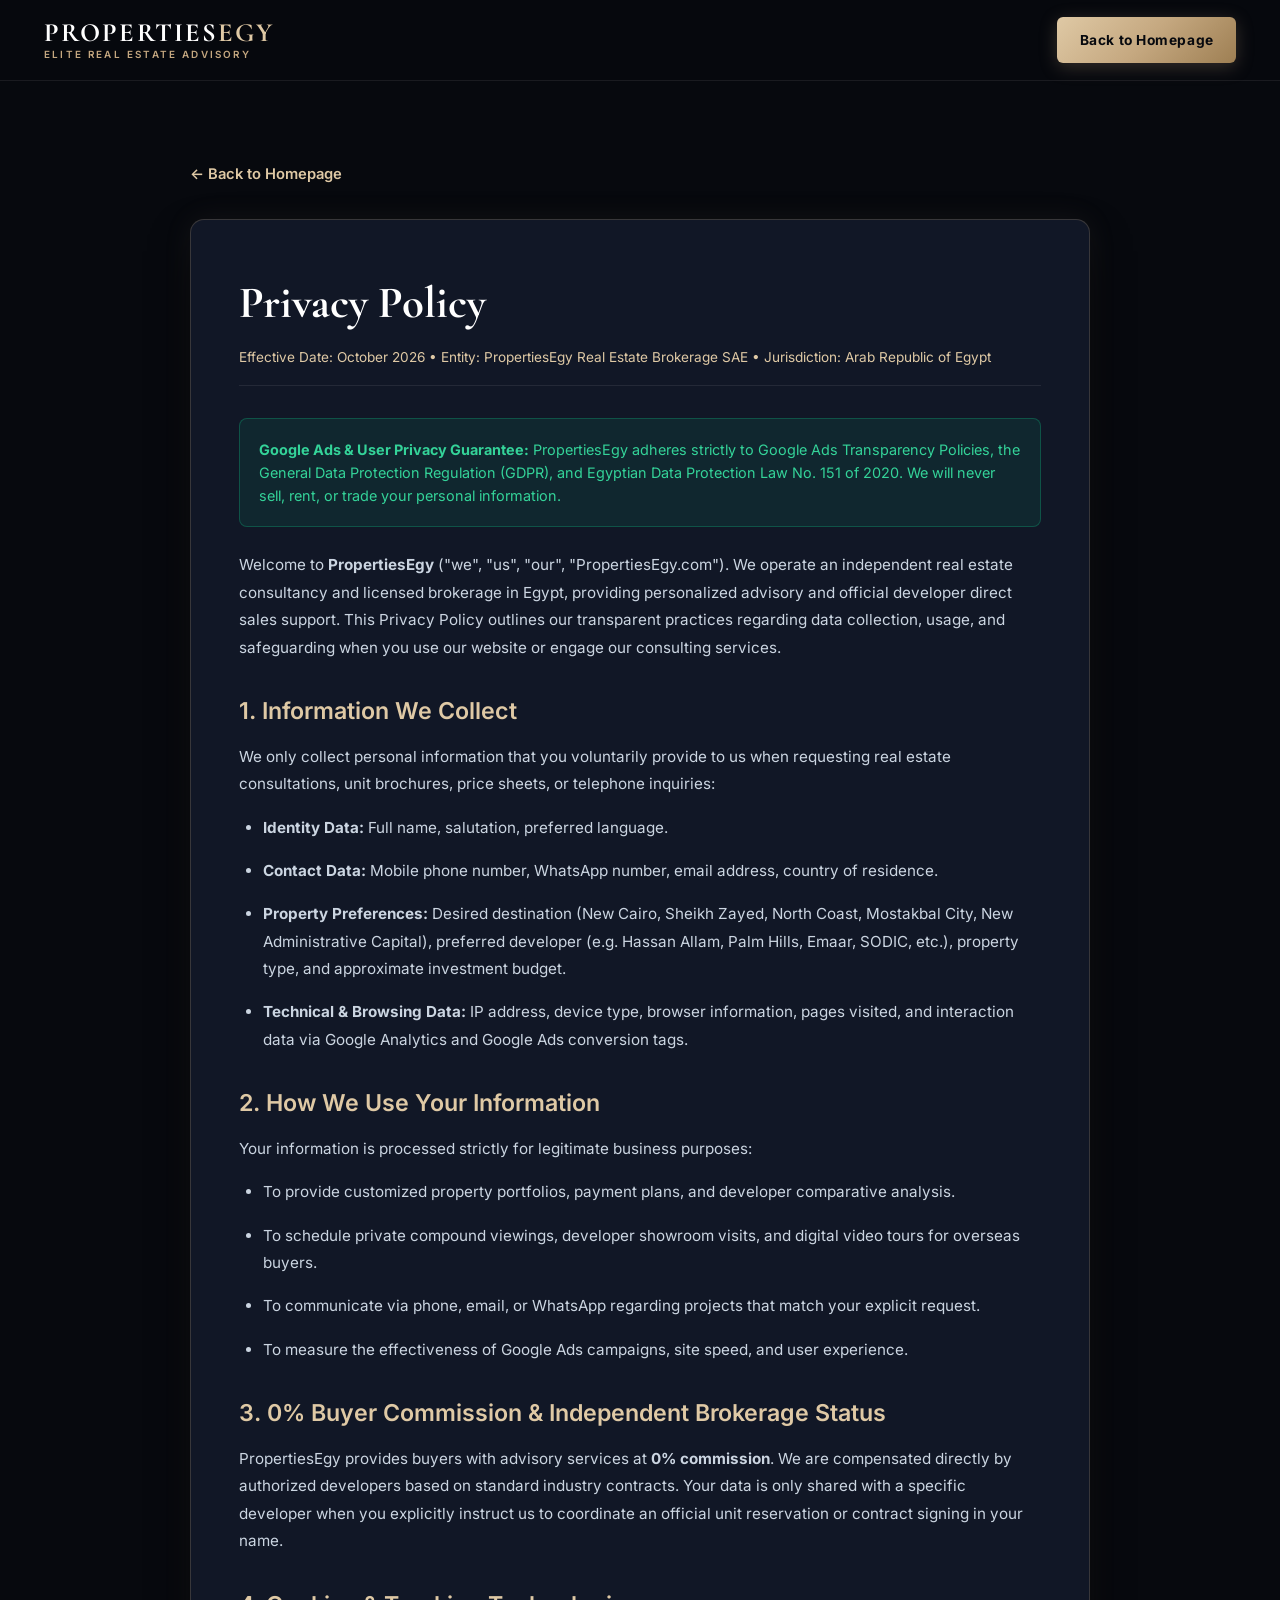
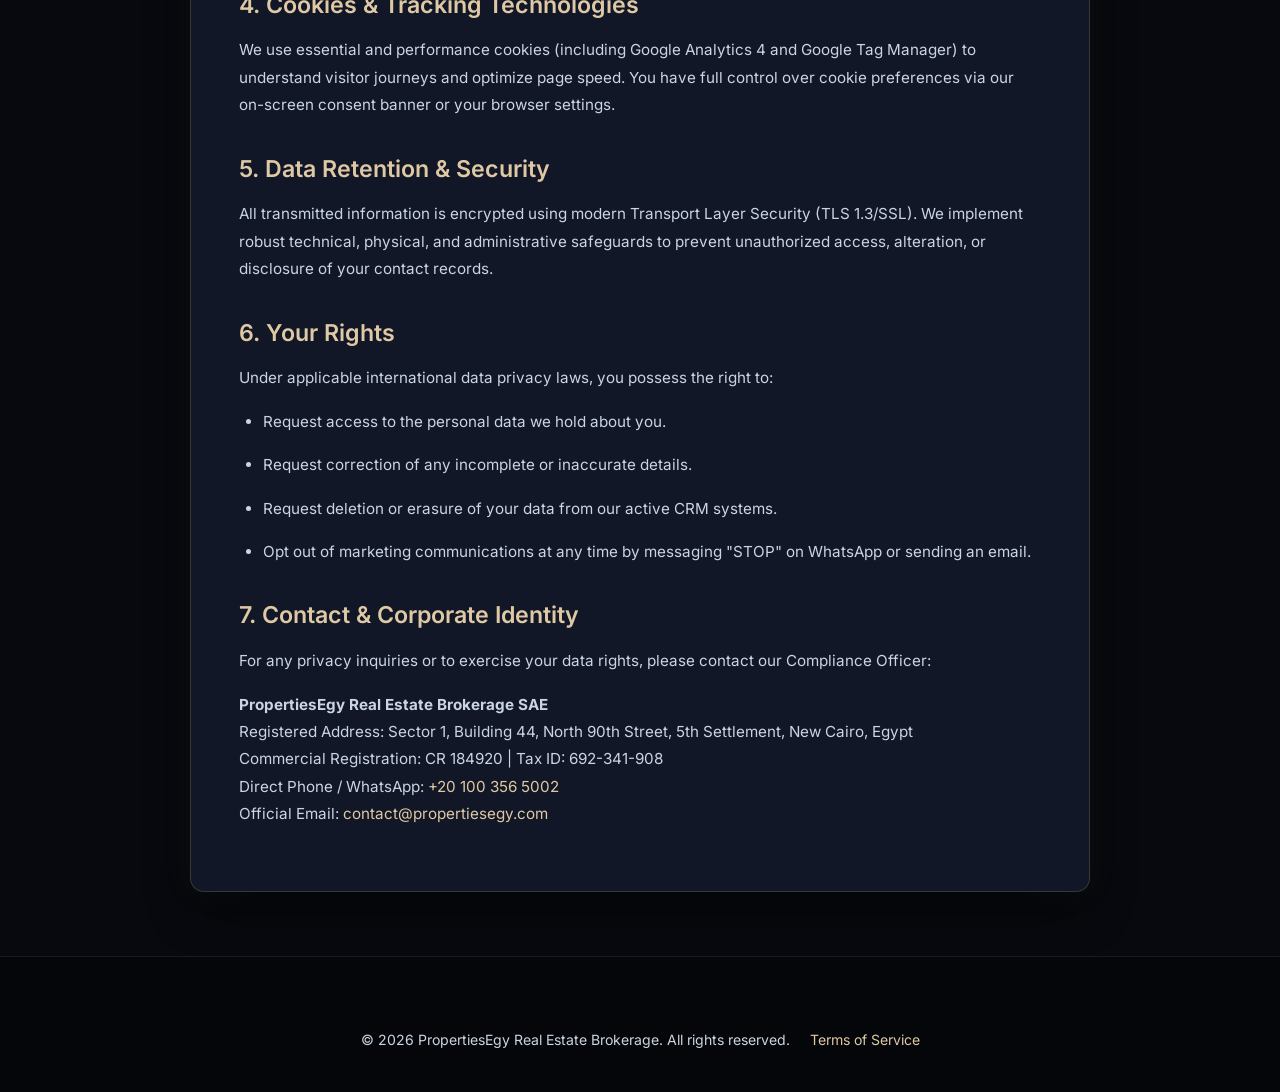
<file: privacy.html>
<!DOCTYPE html>
<html lang="en">
<head>
    <!-- Google tag (gtag.js) -->
    <script async src="https://www.googletagmanager.com/gtag/js?id=AW-18495474156"></script>
    <script>
      window.dataLayer = window.dataLayer || [];
      function gtag(){dataLayer.push(arguments);}
      gtag('js', new Date());
      gtag('config', 'AW-18495474156');
    </script>

    <meta charset="UTF-8">
    <meta name="viewport" content="width=device-width, initial-scale=1.0">
    <title>Privacy Policy — PropertiesEgy Real Estate Brokerage</title>
    <meta name="description" content="Privacy Policy for PropertiesEgy. Learn how we collect, store, and protect your personal information in compliance with international privacy laws and Google Ads policies.">
    <link rel="stylesheet" href="styles.css">
    <style>
        .legal-page {
            padding: 5rem 0 4rem;
            max-width: 900px;
            margin: 0 auto;
        }
        .legal-content {
            background: var(--bg-card);
            border: 1px solid var(--border-color);
            border-radius: 14px;
            padding: 3rem;
            box-shadow: var(--shadow-luxury);
        }
        .legal-content h1 {
            font-family: var(--font-heading);
            font-size: 2.8rem;
            margin-bottom: 0.5rem;
            color: #ffffff;
        }
        .legal-content .meta-info {
            font-size: 0.85rem;
            color: var(--gold-light);
            margin-bottom: 2rem;
            padding-bottom: 1rem;
            border-bottom: 1px solid var(--border-light);
        }
        .legal-content h2 {
            font-size: 1.45rem;
            margin: 2rem 0 0.8rem;
            color: var(--gold-light);
            font-weight: 600;
        }
        .legal-content p, .legal-content li {
            color: var(--text-secondary);
            font-size: 0.95rem;
            line-height: 1.8;
            margin-bottom: 1rem;
        }
        .legal-content ul {
            padding-left: 1.5rem;
            list-style: disc;
            margin-bottom: 1.5rem;
        }
        .btn-back-home {
            display: inline-flex;
            align-items: center;
            gap: 0.5rem;
            color: var(--gold-light);
            font-weight: 600;
            margin-bottom: 2rem;
            font-size: 0.92rem;
        }
        .btn-back-home:hover {
            color: #ffffff;
            transform: translateX(-4px);
        }
        .compliance-alert {
            background: rgba(16, 185, 129, 0.1);
            border: 1px solid rgba(16, 185, 129, 0.3);
            border-radius: 8px;
            padding: 1.2rem;
            margin: 1.5rem 0;
            font-size: 0.9rem;
            color: #34d399;
        }
    </style>
</head>
<body>

    <!-- Header -->
    <header class="navbar" id="navbar">
        <div class="nav-container container">
            <a href="index.html" class="brand-logo" aria-label="PropertiesEgy Homepage">
                <span class="logo-main">PROPERTIES<span>EGY</span></span>
                <span class="logo-sub">ELITE REAL ESTATE ADVISORY</span>
            </a>
            <div class="nav-actions">
                <a href="index.html" class="btn-nav-primary">Back to Homepage</a>
            </div>
        </div>
    </header>

    <main class="legal-page container">
        <a href="index.html" class="btn-back-home">← Back to Homepage</a>
        <div class="legal-content">
            <h1>Privacy Policy</h1>
            <div class="meta-info">
                <span>Effective Date: October 2026</span> • 
                <span>Entity: PropertiesEgy Real Estate Brokerage SAE</span> • 
                <span>Jurisdiction: Arab Republic of Egypt</span>
            </div>

            <div class="compliance-alert">
                <strong>Google Ads & User Privacy Guarantee:</strong> PropertiesEgy adheres strictly to Google Ads Transparency Policies, the General Data Protection Regulation (GDPR), and Egyptian Data Protection Law No. 151 of 2020. We will never sell, rent, or trade your personal information.
            </div>

            <p>Welcome to <strong>PropertiesEgy</strong> ("we", "us", "our", "PropertiesEgy.com"). We operate an independent real estate consultancy and licensed brokerage in Egypt, providing personalized advisory and official developer direct sales support. This Privacy Policy outlines our transparent practices regarding data collection, usage, and safeguarding when you use our website or engage our consulting services.</p>

            <h2>1. Information We Collect</h2>
            <p>We only collect personal information that you voluntarily provide to us when requesting real estate consultations, unit brochures, price sheets, or telephone inquiries:</p>
            <ul>
                <li><strong>Identity Data:</strong> Full name, salutation, preferred language.</li>
                <li><strong>Contact Data:</strong> Mobile phone number, WhatsApp number, email address, country of residence.</li>
                <li><strong>Property Preferences:</strong> Desired destination (New Cairo, Sheikh Zayed, North Coast, Mostakbal City, New Administrative Capital), preferred developer (e.g. Hassan Allam, Palm Hills, Emaar, SODIC, etc.), property type, and approximate investment budget.</li>
                <li><strong>Technical & Browsing Data:</strong> IP address, device type, browser information, pages visited, and interaction data via Google Analytics and Google Ads conversion tags.</li>
            </ul>

            <h2>2. How We Use Your Information</h2>
            <p>Your information is processed strictly for legitimate business purposes:</p>
            <ul>
                <li>To provide customized property portfolios, payment plans, and developer comparative analysis.</li>
                <li>To schedule private compound viewings, developer showroom visits, and digital video tours for overseas buyers.</li>
                <li>To communicate via phone, email, or WhatsApp regarding projects that match your explicit request.</li>
                <li>To measure the effectiveness of Google Ads campaigns, site speed, and user experience.</li>
            </ul>

            <h2>3. 0% Buyer Commission & Independent Brokerage Status</h2>
            <p>PropertiesEgy provides buyers with advisory services at <strong>0% commission</strong>. We are compensated directly by authorized developers based on standard industry contracts. Your data is only shared with a specific developer when you explicitly instruct us to coordinate an official unit reservation or contract signing in your name.</p>

            <h2>4. Cookies & Tracking Technologies</h2>
            <p>We use essential and performance cookies (including Google Analytics 4 and Google Tag Manager) to understand visitor journeys and optimize page speed. You have full control over cookie preferences via our on-screen consent banner or your browser settings.</p>

            <h2>5. Data Retention & Security</h2>
            <p>All transmitted information is encrypted using modern Transport Layer Security (TLS 1.3/SSL). We implement robust technical, physical, and administrative safeguards to prevent unauthorized access, alteration, or disclosure of your contact records.</p>

            <h2>6. Your Rights</h2>
            <p>Under applicable international data privacy laws, you possess the right to:</p>
            <ul>
                <li>Request access to the personal data we hold about you.</li>
                <li>Request correction of any incomplete or inaccurate details.</li>
                <li>Request deletion or erasure of your data from our active CRM systems.</li>
                <li>Opt out of marketing communications at any time by messaging "STOP" on WhatsApp or sending an email.</li>
            </ul>

            <h2>7. Contact & Corporate Identity</h2>
            <p>For any privacy inquiries or to exercise your data rights, please contact our Compliance Officer:</p>
            <p>
                <strong>PropertiesEgy Real Estate Brokerage SAE</strong><br>
                Registered Address: Sector 1, Building 44, North 90th Street, 5th Settlement, New Cairo, Egypt<br>
                Commercial Registration: CR 184920 | Tax ID: 692-341-908<br>
                Direct Phone / WhatsApp: <a href="tel:+201003565002" style="color:var(--gold-light);">+20 100 356 5002</a><br>
                Official Email: <a href="mailto:contact@propertiesegy.com" style="color:var(--gold-light);">contact@propertiesegy.com</a>
            </p>
        </div>
    </main>

    <footer class="footer">
        <div class="container" style="text-align:center;">
            <p>&copy; <span id="current-year">2026</span> PropertiesEgy Real Estate Brokerage. All rights reserved. <a href="terms.html" style="color:var(--gold-light); margin-left:1rem;">Terms of Service</a></p>
        </div>
    </footer>

    <script>
        document.getElementById('current-year').textContent = new Date().getFullYear();
    </script>
</body>
</html>
</file>
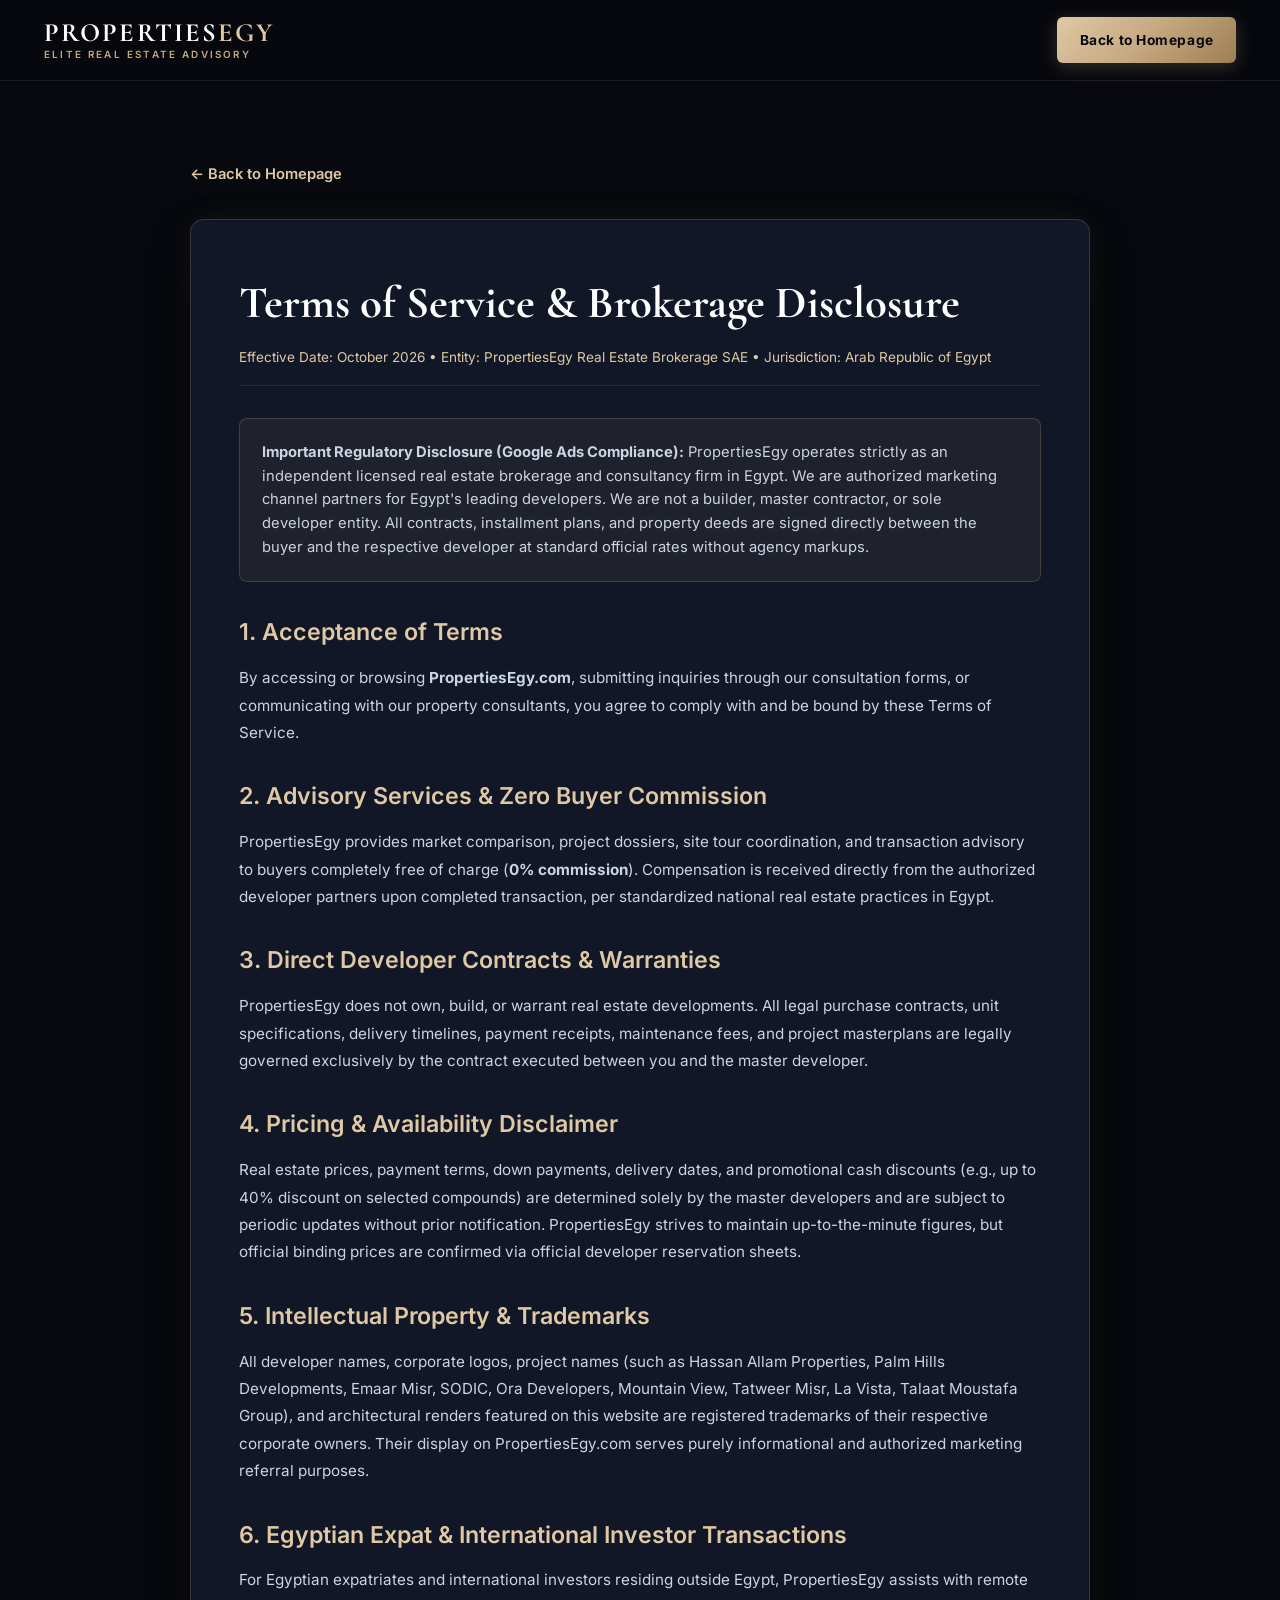
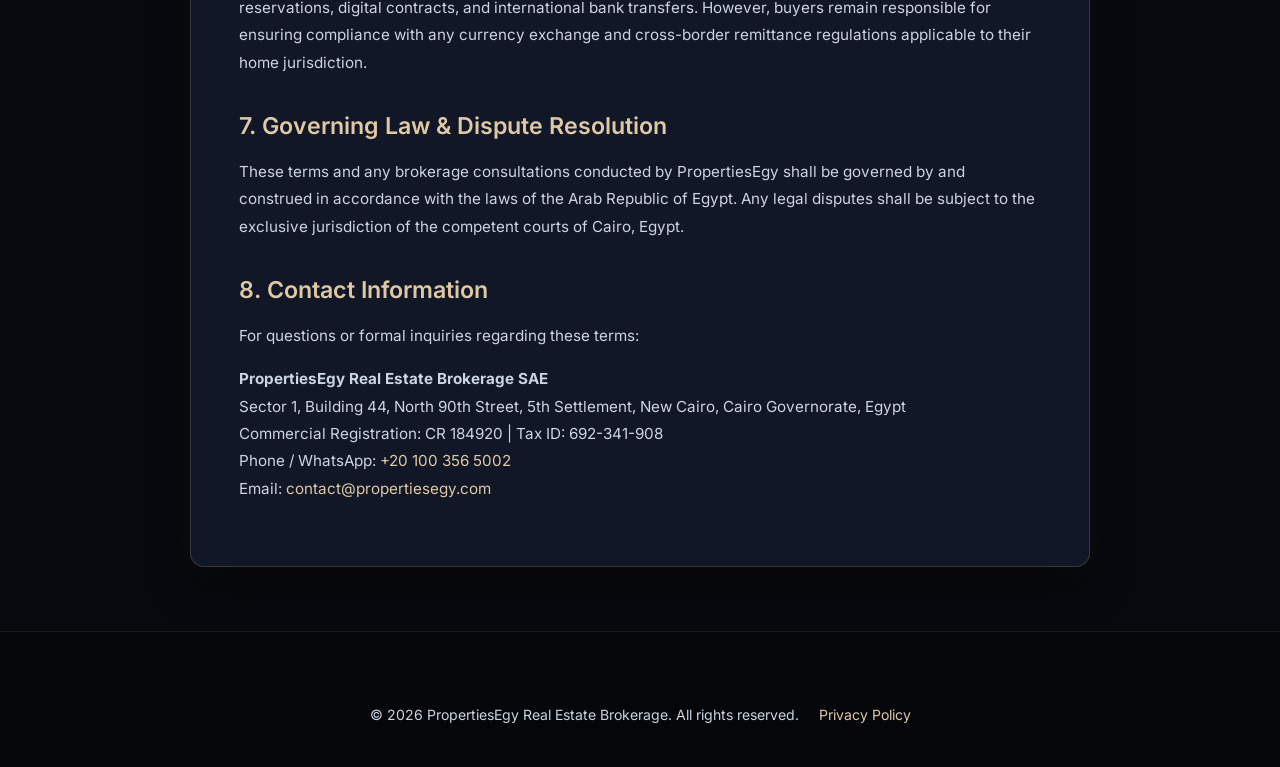
<file: terms.html>
<!DOCTYPE html>
<html lang="en">
<head>
    <!-- Google tag (gtag.js) -->
    <script async src="https://www.googletagmanager.com/gtag/js?id=AW-18495474156"></script>
    <script>
      window.dataLayer = window.dataLayer || [];
      function gtag(){dataLayer.push(arguments);}
      gtag('js', new Date());
      gtag('config', 'AW-18495474156');
    </script>

    <meta charset="UTF-8">
    <meta name="viewport" content="width=device-width, initial-scale=1.0">
    <title>Terms of Service & Brokerage Disclosure — PropertiesEgy</title>
    <meta name="description" content="Terms and Conditions of PropertiesEgy Real Estate Brokerage. Independent channel partner disclosures, 0% buyer commission policy, and legal contracting guidelines.">
    <link rel="stylesheet" href="styles.css">
    <style>
        .legal-page {
            padding: 5rem 0 4rem;
            max-width: 900px;
            margin: 0 auto;
        }
        .legal-content {
            background: var(--bg-card);
            border: 1px solid var(--border-color);
            border-radius: 14px;
            padding: 3rem;
            box-shadow: var(--shadow-luxury);
        }
        .legal-content h1 {
            font-family: var(--font-heading);
            font-size: 2.8rem;
            margin-bottom: 0.5rem;
            color: #ffffff;
        }
        .legal-content .meta-info {
            font-size: 0.85rem;
            color: var(--gold-light);
            margin-bottom: 2rem;
            padding-bottom: 1rem;
            border-bottom: 1px solid var(--border-light);
        }
        .legal-content h2 {
            font-size: 1.45rem;
            margin: 2rem 0 0.8rem;
            color: var(--gold-light);
            font-weight: 600;
        }
        .legal-content p, .legal-content li {
            color: var(--text-secondary);
            font-size: 0.95rem;
            line-height: 1.8;
            margin-bottom: 1rem;
        }
        .legal-content ul {
            padding-left: 1.5rem;
            list-style: disc;
            margin-bottom: 1.5rem;
        }
        .btn-back-home {
            display: inline-flex;
            align-items: center;
            gap: 0.5rem;
            color: var(--gold-light);
            font-weight: 600;
            margin-bottom: 2rem;
            font-size: 0.92rem;
        }
        .btn-back-home:hover {
            color: #ffffff;
            transform: translateX(-4px);
        }
        .disclosure-card {
            background: rgba(197, 168, 128, 0.08);
            border: 1px solid var(--border-color);
            border-radius: 8px;
            padding: 1.4rem;
            margin: 1.5rem 0;
            font-size: 0.92rem;
            color: var(--text-secondary);
        }
    </style>
</head>
<body>

    <!-- Header -->
    <header class="navbar" id="navbar">
        <div class="nav-container container">
            <a href="index.html" class="brand-logo" aria-label="PropertiesEgy Homepage">
                <span class="logo-main">PROPERTIES<span>EGY</span></span>
                <span class="logo-sub">ELITE REAL ESTATE ADVISORY</span>
            </a>
            <div class="nav-actions">
                <a href="index.html" class="btn-nav-primary">Back to Homepage</a>
            </div>
        </div>
    </header>

    <main class="legal-page container">
        <a href="index.html" class="btn-back-home">← Back to Homepage</a>
        <div class="legal-content">
            <h1>Terms of Service & Brokerage Disclosure</h1>
            <div class="meta-info">
                <span>Effective Date: October 2026</span> • 
                <span>Entity: PropertiesEgy Real Estate Brokerage SAE</span> • 
                <span>Jurisdiction: Arab Republic of Egypt</span>
            </div>

            <div class="disclosure-card">
                <strong>Important Regulatory Disclosure (Google Ads Compliance):</strong>
                PropertiesEgy operates strictly as an independent licensed real estate brokerage and consultancy firm in Egypt. We are authorized marketing channel partners for Egypt's leading developers. We are not a builder, master contractor, or sole developer entity. All contracts, installment plans, and property deeds are signed directly between the buyer and the respective developer at standard official rates without agency markups.
            </div>

            <h2>1. Acceptance of Terms</h2>
            <p>By accessing or browsing <strong>PropertiesEgy.com</strong>, submitting inquiries through our consultation forms, or communicating with our property consultants, you agree to comply with and be bound by these Terms of Service.</p>

            <h2>2. Advisory Services & Zero Buyer Commission</h2>
            <p>PropertiesEgy provides market comparison, project dossiers, site tour coordination, and transaction advisory to buyers completely free of charge (<strong>0% commission</strong>). Compensation is received directly from the authorized developer partners upon completed transaction, per standardized national real estate practices in Egypt.</p>

            <h2>3. Direct Developer Contracts & Warranties</h2>
            <p>PropertiesEgy does not own, build, or warrant real estate developments. All legal purchase contracts, unit specifications, delivery timelines, payment receipts, maintenance fees, and project masterplans are legally governed exclusively by the contract executed between you and the master developer.</p>

            <h2>4. Pricing & Availability Disclaimer</h2>
            <p>Real estate prices, payment terms, down payments, delivery dates, and promotional cash discounts (e.g., up to 40% discount on selected compounds) are determined solely by the master developers and are subject to periodic updates without prior notification. PropertiesEgy strives to maintain up-to-the-minute figures, but official binding prices are confirmed via official developer reservation sheets.</p>

            <h2>5. Intellectual Property & Trademarks</h2>
            <p>All developer names, corporate logos, project names (such as Hassan Allam Properties, Palm Hills Developments, Emaar Misr, SODIC, Ora Developers, Mountain View, Tatweer Misr, La Vista, Talaat Moustafa Group), and architectural renders featured on this website are registered trademarks of their respective corporate owners. Their display on PropertiesEgy.com serves purely informational and authorized marketing referral purposes.</p>

            <h2>6. Egyptian Expat & International Investor Transactions</h2>
            <p>For Egyptian expatriates and international investors residing outside Egypt, PropertiesEgy assists with remote reservations, digital contracts, and international bank transfers. However, buyers remain responsible for ensuring compliance with any currency exchange and cross-border remittance regulations applicable to their home jurisdiction.</p>

            <h2>7. Governing Law & Dispute Resolution</h2>
            <p>These terms and any brokerage consultations conducted by PropertiesEgy shall be governed by and construed in accordance with the laws of the Arab Republic of Egypt. Any legal disputes shall be subject to the exclusive jurisdiction of the competent courts of Cairo, Egypt.</p>

            <h2>8. Contact Information</h2>
            <p>For questions or formal inquiries regarding these terms:</p>
            <p>
                <strong>PropertiesEgy Real Estate Brokerage SAE</strong><br>
                Sector 1, Building 44, North 90th Street, 5th Settlement, New Cairo, Cairo Governorate, Egypt<br>
                Commercial Registration: CR 184920 | Tax ID: 692-341-908<br>
                Phone / WhatsApp: <a href="tel:+201003565002" style="color:var(--gold-light);">+20 100 356 5002</a><br>
                Email: <a href="mailto:contact@propertiesegy.com" style="color:var(--gold-light);">contact@propertiesegy.com</a>
            </p>
        </div>
    </main>

    <footer class="footer">
        <div class="container" style="text-align:center;">
            <p>&copy; <span id="current-year">2026</span> PropertiesEgy Real Estate Brokerage. All rights reserved. <a href="privacy.html" style="color:var(--gold-light); margin-left:1rem;">Privacy Policy</a></p>
        </div>
    </footer>

    <script>
        document.getElementById('current-year').textContent = new Date().getFullYear();
    </script>
</body>
</html>
</file>
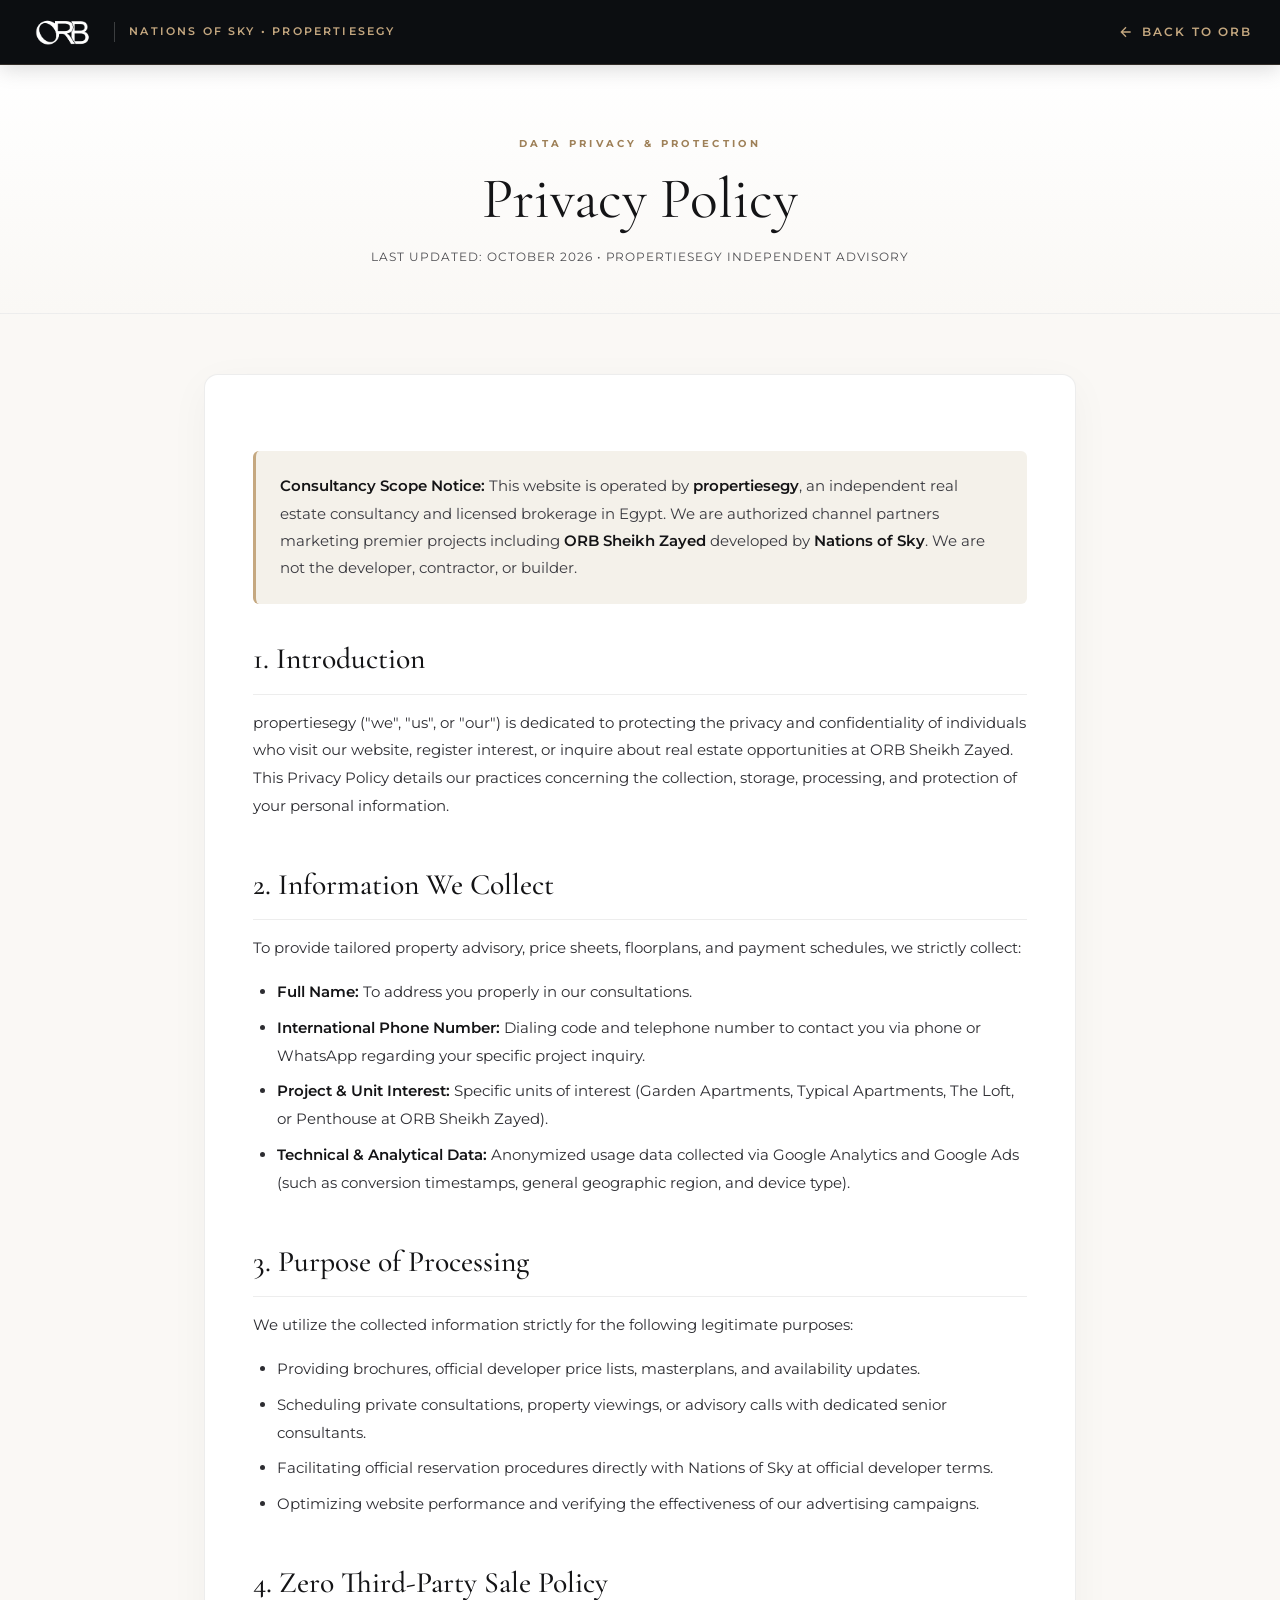
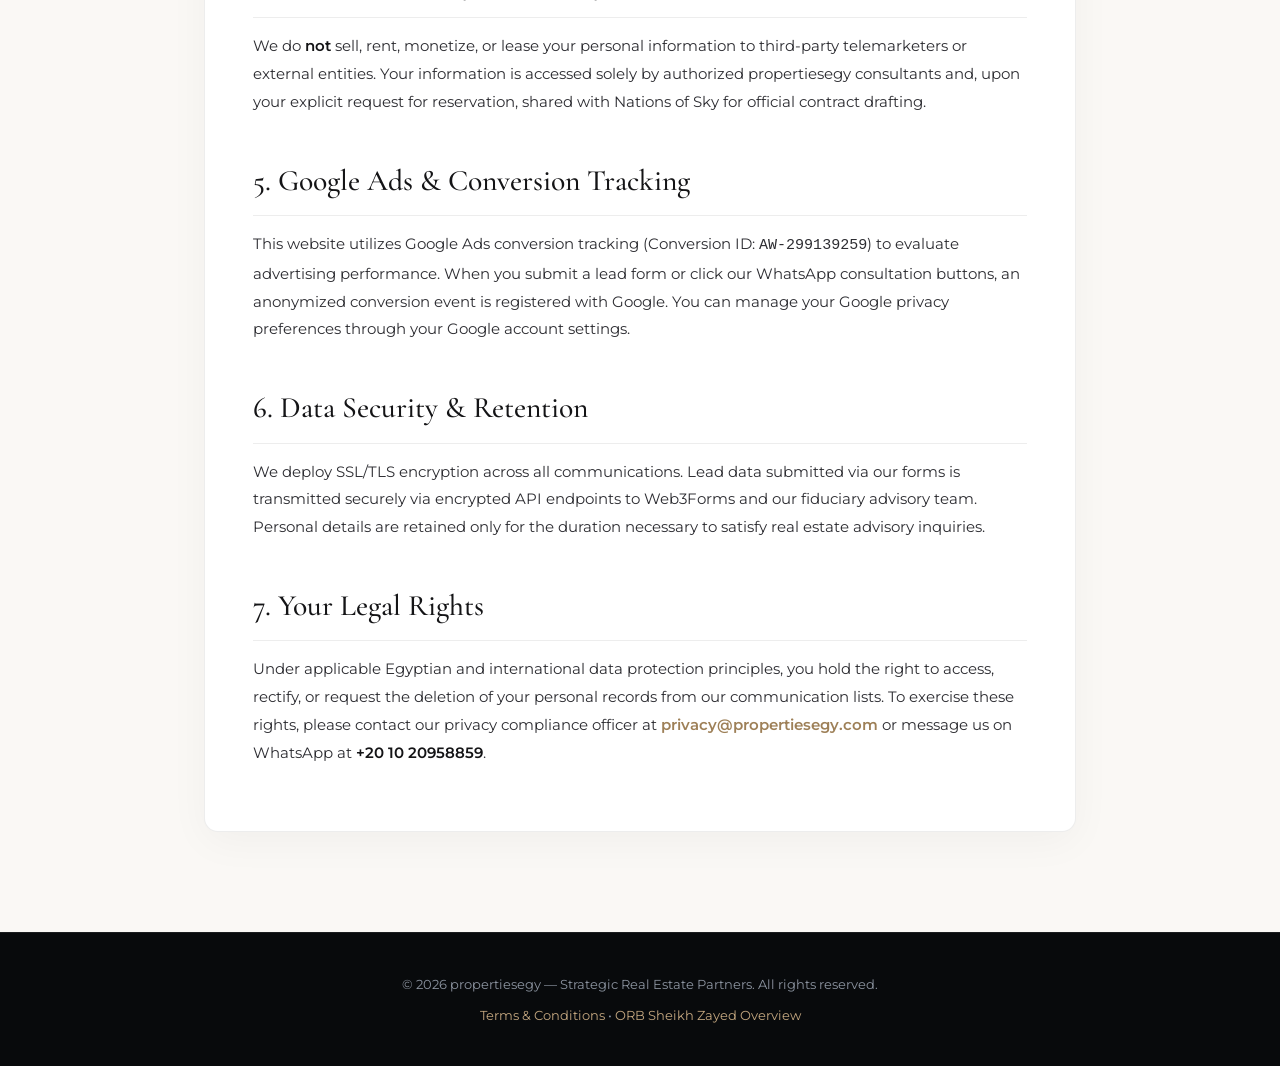
<file: nations-of-sky/privacy.html>
<!DOCTYPE html>
<html lang="en">
<head>
  <meta charset="UTF-8" />
  <meta name="viewport" content="width=device-width, initial-scale=1.0" />
  <title>Privacy Policy — propertiesegy (Nations of Sky Consultancy)</title>
  <meta name="author" content="propertiesegy" />
  <meta name="description" content="Privacy Policy for propertiesegy — Nations of Sky / ORB Sheikh Zayed real estate consultancy landing page." />
  <!-- Favicon (Official Nations of Sky Logo Emblem) -->
  <link rel="icon" href="assets/images/favicon.svg?v=3" type="image/svg+xml" />
  <link rel="icon" href="assets/images/favicon.png?v=3" type="image/png" sizes="64x64" />
  <link rel="apple-touch-icon" href="assets/images/apple-touch-icon.png?v=3" sizes="180x180" />

  <!-- Google Fonts -->
  <link rel="preconnect" href="https://fonts.googleapis.com" />
  <link rel="preconnect" href="https://fonts.gstatic.com" crossorigin="anonymous" />
  <link href="https://fonts.googleapis.com/css2?family=Cormorant+Garamond:ital,wght@0,300;0,400;0,600;1,400&family=Montserrat:wght@300;400;500;600;700&display=swap" rel="stylesheet" />

  <!-- Google tag (gtag.js) -->
  <script async src="https://www.googletagmanager.com/gtag/js?id=AW-299139259"></script>
  <script>
    window.dataLayer = window.dataLayer || [];
    function gtag(){dataLayer.push(arguments);}
    gtag('js', new Date());
    gtag('config', 'AW-299139259');
  </script>

  <style>
    :root {
      --bg:          #FAF8F5;
      --surface:     #FFFFFF;
      --gold:        #C5A880;
      --gold-dim:    #9E8058;
      --obsidian:    #0C0E11;
      --border-subtle: rgba(0, 0, 0, 0.07);
      --fg:          #141416;
      --muted:       #4E4E52;
      --max-w:       920px;
    }
    *, *::before, *::after { box-sizing: border-box; margin: 0; padding: 0; }
    html { scroll-behavior: smooth; }
    body {
      font-family: 'Montserrat', system-ui, sans-serif;
      background: var(--bg);
      color: var(--fg);
      line-height: 1.8;
      font-weight: 400;
      -webkit-font-smoothing: antialiased;
    }
    a { color: inherit; text-decoration: none; }
    img { display: block; max-width: 100%; }

    /* TOP BAR */
    .top-bar {
      position: sticky; top: 0; z-index: 100;
      background: #0C0E11;
      border-bottom: 1px solid rgba(197, 168, 128, 0.2);
      padding: 16px 28px;
      display: flex; align-items: center; justify-content: space-between;
      box-shadow: 0 4px 20px rgba(0,0,0,0.15);
    }
    .brand-wrap { display: flex; align-items: center; gap: 14px; }
    .brand-logo { height: 32px; width: auto; }
    .brand-badge {
      font-size: 0.68rem; letter-spacing: 0.2em; text-transform: uppercase;
      font-weight: 600; color: var(--gold); border-left: 1px solid rgba(255, 255, 255, 0.2);
      padding-left: 14px;
    }
    .back-link {
      display: inline-flex; align-items: center; gap: 8px;
      font-size: .72rem; letter-spacing: .18em; text-transform: uppercase;
      color: var(--gold); font-weight: 600;
      transition: gap .25s ease, color .25s ease;
    }
    .back-link:hover { gap: 12px; color: #FFFFFF; }
    .back-link svg { width: 16px; height: 16px; fill: none; stroke: currentColor; stroke-width: 2; }

    /* HERO STRIP */
    .legal-hero {
      background: linear-gradient(180deg, #FFFFFF 0%, var(--bg) 100%);
      padding: 70px 24px 45px;
      text-align: center;
      border-bottom: 1px solid var(--border-subtle);
    }
    .eyebrow {
      font-size: .65rem; letter-spacing: .32em; text-transform: uppercase;
      color: var(--gold-dim); font-weight: 700; margin-bottom: 12px;
    }
    .legal-title {
      font-family: 'Cormorant Garamond', Georgia, serif;
      font-size: clamp(2.4rem, 5vw, 3.6rem);
      font-weight: 400; line-height: 1.15;
      color: var(--fg);
    }
    .legal-meta {
      margin-top: 14px; font-size: .78rem;
      letter-spacing: .08em; color: var(--muted); text-transform: uppercase;
    }

    /* CONTENT WRAPPER */
    .legal-wrap {
      max-width: var(--max-w);
      margin: 0 auto;
      padding: 60px 24px 100px;
    }
    .legal-card {
      background: var(--surface);
      border: 1px solid var(--border-subtle);
      border-radius: 14px;
      padding: 48px;
      box-shadow: 0 10px 40px rgba(0,0,0,0.04);
    }
    .legal-card h2 {
      font-family: 'Cormorant Garamond', Georgia, serif;
      font-size: 1.85rem; font-weight: 500;
      color: var(--fg); margin: 38px 0 14px;
      border-bottom: 1px solid var(--border-subtle);
      padding-bottom: 8px;
    }
    .legal-card h2:first-of-type { margin-top: 0; }
    .legal-card p, .legal-card li {
      font-size: .94rem; color: #2D2D32; line-height: 1.85; margin-bottom: 16px;
    }
    .legal-card ul { margin-left: 24px; margin-bottom: 20px; }
    .legal-card li { margin-bottom: 8px; }
    .legal-card strong { color: var(--fg); font-weight: 600; }

    .callout-box {
      background: #F4F1EA;
      border-left: 3px solid var(--gold);
      padding: 22px 24px;
      border-radius: 6px;
      margin: 28px 0;
    }
    .callout-box p { margin: 0; font-size: .92rem; color: #3A3A40; }

    /* FOOTER */
    .site-footer {
      background: #080A0C;
      color: #8C94A0;
      padding: 40px 24px;
      text-align: center;
      font-size: .8rem;
      border-top: 1px solid rgba(255,255,255,0.08);
    }
    .site-footer a { color: var(--gold); }
    .site-footer a:hover { color: #FFFFFF; }
  </style>
</head>
<body>

  <!-- Top Sticky Navigation Bar -->
  <header class="top-bar">
    <div class="brand-wrap">
      <img src="assets/images/orb-logo-transparent.png" alt="ORB Sheikh Zayed" class="brand-logo" />
      <span class="brand-badge">Nations of Sky &bull; propertiesegy</span>
    </div>
    <a href="index.html" class="back-link">
      <svg viewBox="0 0 24 24"><path d="M19 12H5M12 19l-7-7 7-7"/></svg>
      <span>Back to ORB</span>
    </a>
  </header>

  <!-- Hero Header -->
  <section class="legal-hero">
    <div class="eyebrow">Data Privacy &amp; Protection</div>
    <h1 class="legal-title">Privacy Policy</h1>
    <div class="legal-meta">Last Updated: October 2026 &bull; propertiesegy Independent Advisory</div>
  </section>

  <!-- Legal Body Content -->
  <main class="legal-wrap">
    <article class="legal-card">

      <div class="callout-box">
        <p>
          <strong>Consultancy Scope Notice:</strong> This website is operated by <strong>propertiesegy</strong>, an independent real estate consultancy and licensed brokerage in Egypt. We are authorized channel partners marketing premier projects including <strong>ORB Sheikh Zayed</strong> developed by <strong>Nations of Sky</strong>. We are not the developer, contractor, or builder.
        </p>
      </div>

      <h2>1. Introduction</h2>
      <p>
        propertiesegy ("we", "us", or "our") is dedicated to protecting the privacy and confidentiality of individuals who visit our website, register interest, or inquire about real estate opportunities at ORB Sheikh Zayed. This Privacy Policy details our practices concerning the collection, storage, processing, and protection of your personal information.
      </p>

      <h2>2. Information We Collect</h2>
      <p>
        To provide tailored property advisory, price sheets, floorplans, and payment schedules, we strictly collect:
      </p>
      <ul>
        <li><strong>Full Name:</strong> To address you properly in our consultations.</li>
        <li><strong>International Phone Number:</strong> Dialing code and telephone number to contact you via phone or WhatsApp regarding your specific project inquiry.</li>
        <li><strong>Project &amp; Unit Interest:</strong> Specific units of interest (Garden Apartments, Typical Apartments, The Loft, or Penthouse at ORB Sheikh Zayed).</li>
        <li><strong>Technical &amp; Analytical Data:</strong> Anonymized usage data collected via Google Analytics and Google Ads (such as conversion timestamps, general geographic region, and device type).</li>
      </ul>

      <h2>3. Purpose of Processing</h2>
      <p>
        We utilize the collected information strictly for the following legitimate purposes:
      </p>
      <ul>
        <li>Providing brochures, official developer price lists, masterplans, and availability updates.</li>
        <li>Scheduling private consultations, property viewings, or advisory calls with dedicated senior consultants.</li>
        <li>Facilitating official reservation procedures directly with Nations of Sky at official developer terms.</li>
        <li>Optimizing website performance and verifying the effectiveness of our advertising campaigns.</li>
      </ul>

      <h2>4. Zero Third-Party Sale Policy</h2>
      <p>
        We do <strong>not</strong> sell, rent, monetize, or lease your personal information to third-party telemarketers or external entities. Your information is accessed solely by authorized propertiesegy consultants and, upon your explicit request for reservation, shared with Nations of Sky for official contract drafting.
      </p>

      <h2>5. Google Ads &amp; Conversion Tracking</h2>
      <p>
        This website utilizes Google Ads conversion tracking (Conversion ID: <code>AW-299139259</code>) to evaluate advertising performance. When you submit a lead form or click our WhatsApp consultation buttons, an anonymized conversion event is registered with Google. You can manage your Google privacy preferences through your Google account settings.
      </p>

      <h2>6. Data Security &amp; Retention</h2>
      <p>
        We deploy SSL/TLS encryption across all communications. Lead data submitted via our forms is transmitted securely via encrypted API endpoints to Web3Forms and our fiduciary advisory team. Personal details are retained only for the duration necessary to satisfy real estate advisory inquiries.
      </p>

      <h2>7. Your Legal Rights</h2>
      <p>
        Under applicable Egyptian and international data protection principles, you hold the right to access, rectify, or request the deletion of your personal records from our communication lists. To exercise these rights, please contact our privacy compliance officer at <a href="mailto:privacy@propertiesegy.com" style="color:var(--gold-dim); font-weight:600;">privacy@propertiesegy.com</a> or message us on WhatsApp at <strong>+20 10 20958859</strong>.
      </p>

    </article>
  </main>

  <!-- Footer -->
  <footer class="site-footer">
    <p>&copy; 2026 propertiesegy &mdash; Strategic Real Estate Partners. All rights reserved.</p>
    <p style="margin-top:8px;">
      <a href="terms.html">Terms &amp; Conditions</a> &bull; <a href="index.html">ORB Sheikh Zayed Overview</a>
    </p>
  </footer>

</body>
</html>
</file>
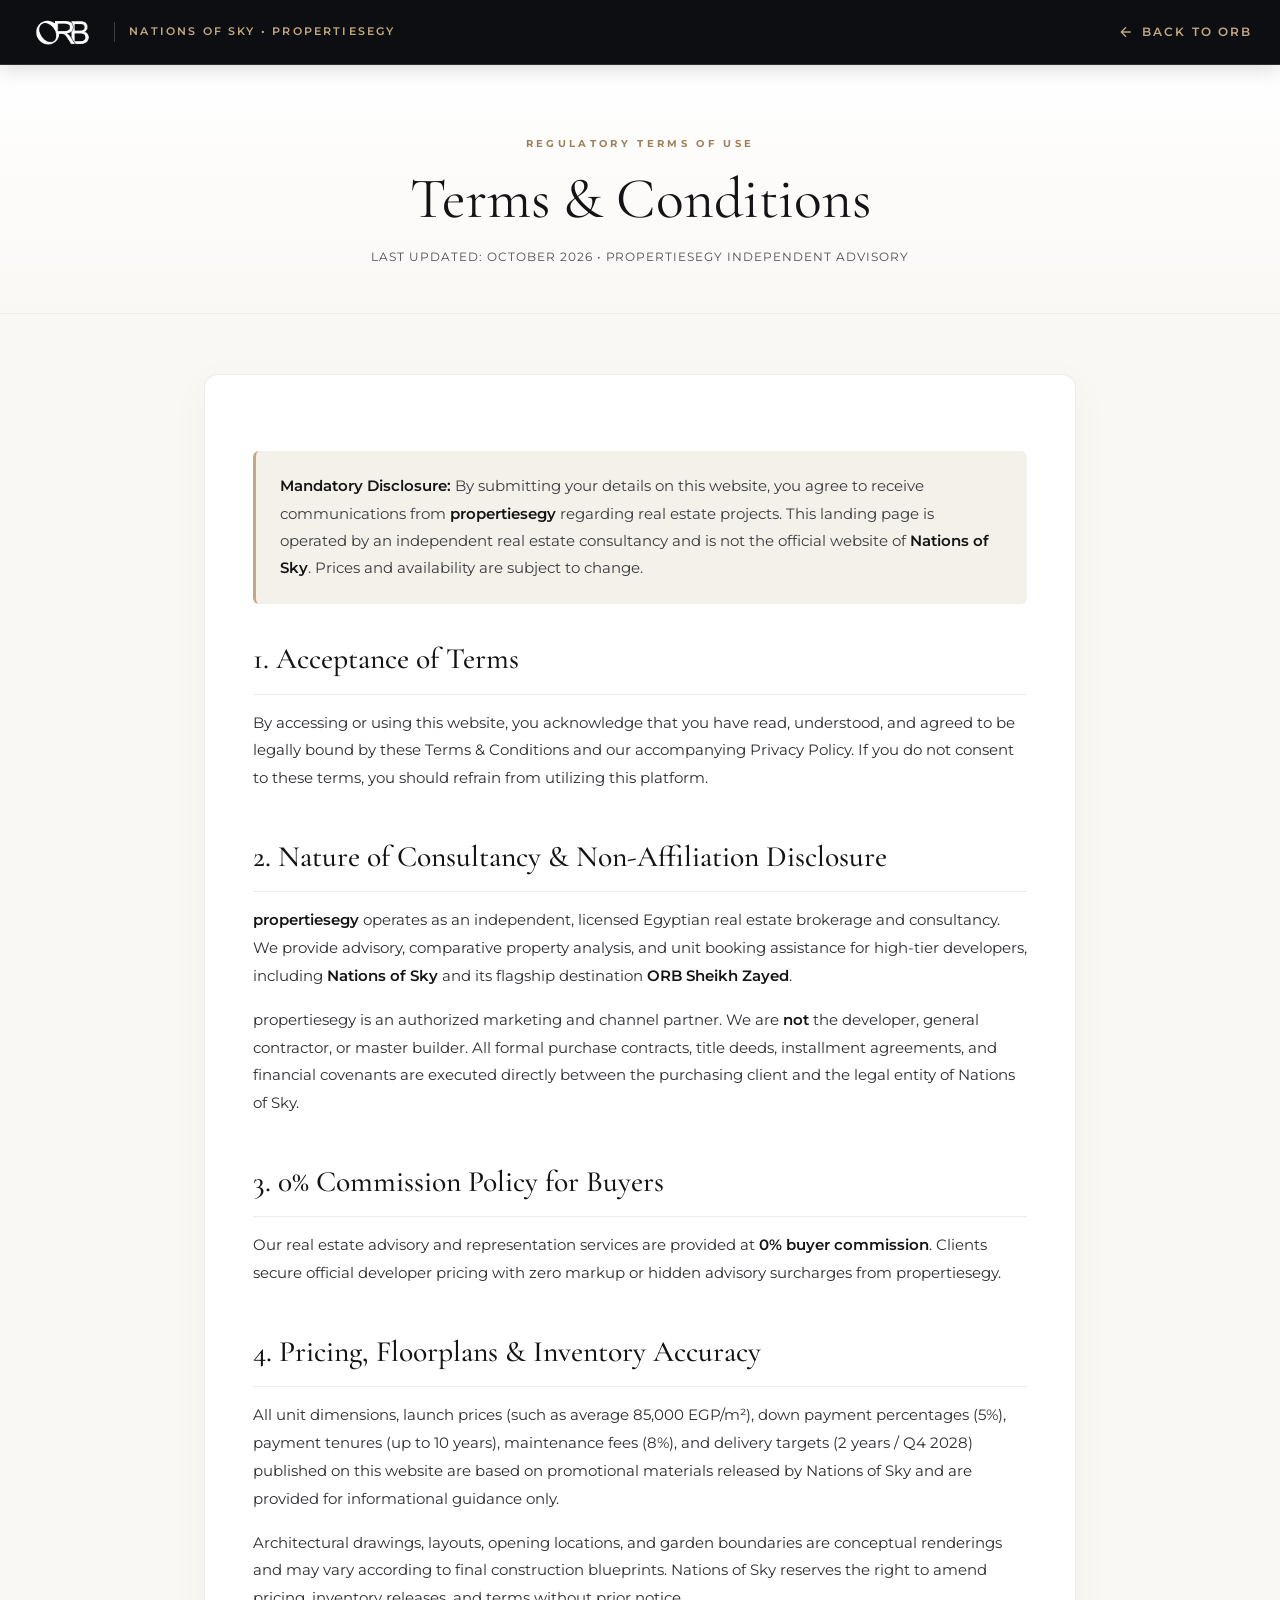
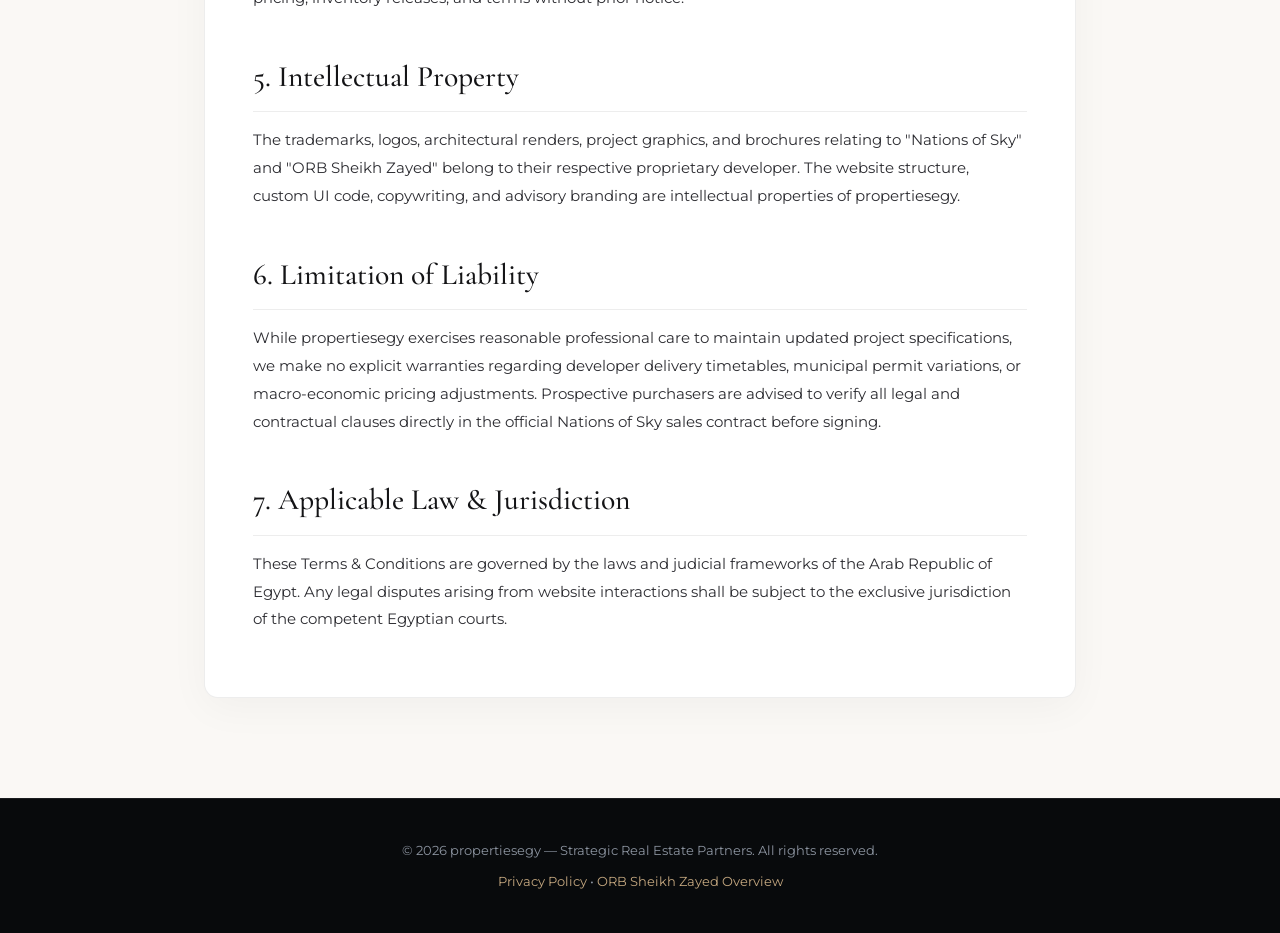
<file: nations-of-sky/terms.html>
<!DOCTYPE html>
<html lang="en">
<head>
  <meta charset="UTF-8" />
  <meta name="viewport" content="width=device-width, initial-scale=1.0" />
  <title>Terms &amp; Conditions — propertiesegy (Nations of Sky Consultancy)</title>
  <meta name="author" content="propertiesegy" />
  <meta name="description" content="Terms and Conditions for propertiesegy — Nations of Sky / ORB Sheikh Zayed real estate consultancy landing page." />
  <!-- Favicon (Official Nations of Sky Logo Emblem) -->
  <link rel="icon" href="assets/images/favicon.svg?v=3" type="image/svg+xml" />
  <link rel="icon" href="assets/images/favicon.png?v=3" type="image/png" sizes="64x64" />
  <link rel="apple-touch-icon" href="assets/images/apple-touch-icon.png?v=3" sizes="180x180" />

  <!-- Google Fonts -->
  <link rel="preconnect" href="https://fonts.googleapis.com" />
  <link rel="preconnect" href="https://fonts.gstatic.com" crossorigin="anonymous" />
  <link href="https://fonts.googleapis.com/css2?family=Cormorant+Garamond:ital,wght@0,300;0,400;0,600;1,400&family=Montserrat:wght@300;400;500;600;700&display=swap" rel="stylesheet" />

  <!-- Google tag (gtag.js) -->
  <script async src="https://www.googletagmanager.com/gtag/js?id=AW-299139259"></script>
  <script>
    window.dataLayer = window.dataLayer || [];
    function gtag(){dataLayer.push(arguments);}
    gtag('js', new Date());
    gtag('config', 'AW-299139259');
  </script>

  <style>
    :root {
      --bg:          #FAF8F5;
      --surface:     #FFFFFF;
      --gold:        #C5A880;
      --gold-dim:    #9E8058;
      --obsidian:    #0C0E11;
      --border-subtle: rgba(0, 0, 0, 0.07);
      --fg:          #141416;
      --muted:       #4E4E52;
      --max-w:       920px;
    }
    *, *::before, *::after { box-sizing: border-box; margin: 0; padding: 0; }
    html { scroll-behavior: smooth; }
    body {
      font-family: 'Montserrat', system-ui, sans-serif;
      background: var(--bg);
      color: var(--fg);
      line-height: 1.8;
      font-weight: 400;
      -webkit-font-smoothing: antialiased;
    }
    a { color: inherit; text-decoration: none; }
    img { display: block; max-width: 100%; }

    /* TOP BAR */
    .top-bar {
      position: sticky; top: 0; z-index: 100;
      background: #0C0E11;
      border-bottom: 1px solid rgba(197, 168, 128, 0.2);
      padding: 16px 28px;
      display: flex; align-items: center; justify-content: space-between;
      box-shadow: 0 4px 20px rgba(0,0,0,0.15);
    }
    .brand-wrap { display: flex; align-items: center; gap: 14px; }
    .brand-logo { height: 32px; width: auto; }
    .brand-badge {
      font-size: 0.68rem; letter-spacing: 0.2em; text-transform: uppercase;
      font-weight: 600; color: var(--gold); border-left: 1px solid rgba(255, 255, 255, 0.2);
      padding-left: 14px;
    }
    .back-link {
      display: inline-flex; align-items: center; gap: 8px;
      font-size: .72rem; letter-spacing: .18em; text-transform: uppercase;
      color: var(--gold); font-weight: 600;
      transition: gap .25s ease, color .25s ease;
    }
    .back-link:hover { gap: 12px; color: #FFFFFF; }
    .back-link svg { width: 16px; height: 16px; fill: none; stroke: currentColor; stroke-width: 2; }

    /* HERO STRIP */
    .legal-hero {
      background: linear-gradient(180deg, #FFFFFF 0%, var(--bg) 100%);
      padding: 70px 24px 45px;
      text-align: center;
      border-bottom: 1px solid var(--border-subtle);
    }
    .eyebrow {
      font-size: .65rem; letter-spacing: .32em; text-transform: uppercase;
      color: var(--gold-dim); font-weight: 700; margin-bottom: 12px;
    }
    .legal-title {
      font-family: 'Cormorant Garamond', Georgia, serif;
      font-size: clamp(2.4rem, 5vw, 3.6rem);
      font-weight: 400; line-height: 1.15;
      color: var(--fg);
    }
    .legal-meta {
      margin-top: 14px; font-size: .78rem;
      letter-spacing: .08em; color: var(--muted); text-transform: uppercase;
    }

    /* CONTENT WRAPPER */
    .legal-wrap {
      max-width: var(--max-w);
      margin: 0 auto;
      padding: 60px 24px 100px;
    }
    .legal-card {
      background: var(--surface);
      border: 1px solid var(--border-subtle);
      border-radius: 14px;
      padding: 48px;
      box-shadow: 0 10px 40px rgba(0,0,0,0.04);
    }
    .legal-card h2 {
      font-family: 'Cormorant Garamond', Georgia, serif;
      font-size: 1.85rem; font-weight: 500;
      color: var(--fg); margin: 38px 0 14px;
      border-bottom: 1px solid var(--border-subtle);
      padding-bottom: 8px;
    }
    .legal-card h2:first-of-type { margin-top: 0; }
    .legal-card p, .legal-card li {
      font-size: .94rem; color: #2D2D32; line-height: 1.85; margin-bottom: 16px;
    }
    .legal-card ul { margin-left: 24px; margin-bottom: 20px; }
    .legal-card li { margin-bottom: 8px; }
    .legal-card strong { color: var(--fg); font-weight: 600; }

    .callout-box {
      background: #F4F1EA;
      border-left: 3px solid var(--gold);
      padding: 22px 24px;
      border-radius: 6px;
      margin: 28px 0;
    }
    .callout-box p { margin: 0; font-size: .92rem; color: #3A3A40; }

    /* FOOTER */
    .site-footer {
      background: #080A0C;
      color: #8C94A0;
      padding: 40px 24px;
      text-align: center;
      font-size: .8rem;
      border-top: 1px solid rgba(255,255,255,0.08);
    }
    .site-footer a { color: var(--gold); }
    .site-footer a:hover { color: #FFFFFF; }
  </style>
</head>
<body>

  <!-- Top Sticky Navigation Bar -->
  <header class="top-bar">
    <div class="brand-wrap">
      <img src="assets/images/orb-logo-transparent.png" alt="ORB Sheikh Zayed" class="brand-logo" />
      <span class="brand-badge">Nations of Sky &bull; propertiesegy</span>
    </div>
    <a href="index.html" class="back-link">
      <svg viewBox="0 0 24 24"><path d="M19 12H5M12 19l-7-7 7-7"/></svg>
      <span>Back to ORB</span>
    </a>
  </header>

  <!-- Hero Header -->
  <section class="legal-hero">
    <div class="eyebrow">Regulatory Terms of Use</div>
    <h1 class="legal-title">Terms &amp; Conditions</h1>
    <div class="legal-meta">Last Updated: October 2026 &bull; propertiesegy Independent Advisory</div>
  </section>

  <!-- Legal Body Content -->
  <main class="legal-wrap">
    <article class="legal-card">

      <div class="callout-box">
        <p>
          <strong>Mandatory Disclosure:</strong> By submitting your details on this website, you agree to receive communications from <strong>propertiesegy</strong> regarding real estate projects. This landing page is operated by an independent real estate consultancy and is not the official website of <strong>Nations of Sky</strong>. Prices and availability are subject to change.
        </p>
      </div>

      <h2>1. Acceptance of Terms</h2>
      <p>
        By accessing or using this website, you acknowledge that you have read, understood, and agreed to be legally bound by these Terms &amp; Conditions and our accompanying Privacy Policy. If you do not consent to these terms, you should refrain from utilizing this platform.
      </p>

      <h2>2. Nature of Consultancy &amp; Non-Affiliation Disclosure</h2>
      <p>
        <strong>propertiesegy</strong> operates as an independent, licensed Egyptian real estate brokerage and consultancy. We provide advisory, comparative property analysis, and unit booking assistance for high-tier developers, including <strong>Nations of Sky</strong> and its flagship destination <strong>ORB Sheikh Zayed</strong>.
      </p>
      <p>
        propertiesegy is an authorized marketing and channel partner. We are <strong>not</strong> the developer, general contractor, or master builder. All formal purchase contracts, title deeds, installment agreements, and financial covenants are executed directly between the purchasing client and the legal entity of Nations of Sky.
      </p>

      <h2>3. 0% Commission Policy for Buyers</h2>
      <p>
        Our real estate advisory and representation services are provided at <strong>0% buyer commission</strong>. Clients secure official developer pricing with zero markup or hidden advisory surcharges from propertiesegy.
      </p>

      <h2>4. Pricing, Floorplans &amp; Inventory Accuracy</h2>
      <p>
        All unit dimensions, launch prices (such as average 85,000 EGP/m²), down payment percentages (5%), payment tenures (up to 10 years), maintenance fees (8%), and delivery targets (2 years / Q4 2028) published on this website are based on promotional materials released by Nations of Sky and are provided for informational guidance only.
      </p>
      <p>
        Architectural drawings, layouts, opening locations, and garden boundaries are conceptual renderings and may vary according to final construction blueprints. Nations of Sky reserves the right to amend pricing, inventory releases, and terms without prior notice.
      </p>

      <h2>5. Intellectual Property</h2>
      <p>
        The trademarks, logos, architectural renders, project graphics, and brochures relating to "Nations of Sky" and "ORB Sheikh Zayed" belong to their respective proprietary developer. The website structure, custom UI code, copywriting, and advisory branding are intellectual properties of propertiesegy.
      </p>

      <h2>6. Limitation of Liability</h2>
      <p>
        While propertiesegy exercises reasonable professional care to maintain updated project specifications, we make no explicit warranties regarding developer delivery timetables, municipal permit variations, or macro-economic pricing adjustments. Prospective purchasers are advised to verify all legal and contractual clauses directly in the official Nations of Sky sales contract before signing.
      </p>

      <h2>7. Applicable Law &amp; Jurisdiction</h2>
      <p>
        These Terms &amp; Conditions are governed by the laws and judicial frameworks of the Arab Republic of Egypt. Any legal disputes arising from website interactions shall be subject to the exclusive jurisdiction of the competent Egyptian courts.
      </p>

    </article>
  </main>

  <!-- Footer -->
  <footer class="site-footer">
    <p>&copy; 2026 propertiesegy &mdash; Strategic Real Estate Partners. All rights reserved.</p>
    <p style="margin-top:8px;">
      <a href="privacy.html">Privacy Policy</a> &bull; <a href="index.html">ORB Sheikh Zayed Overview</a>
    </p>
  </footer>

</body>
</html>
</file>
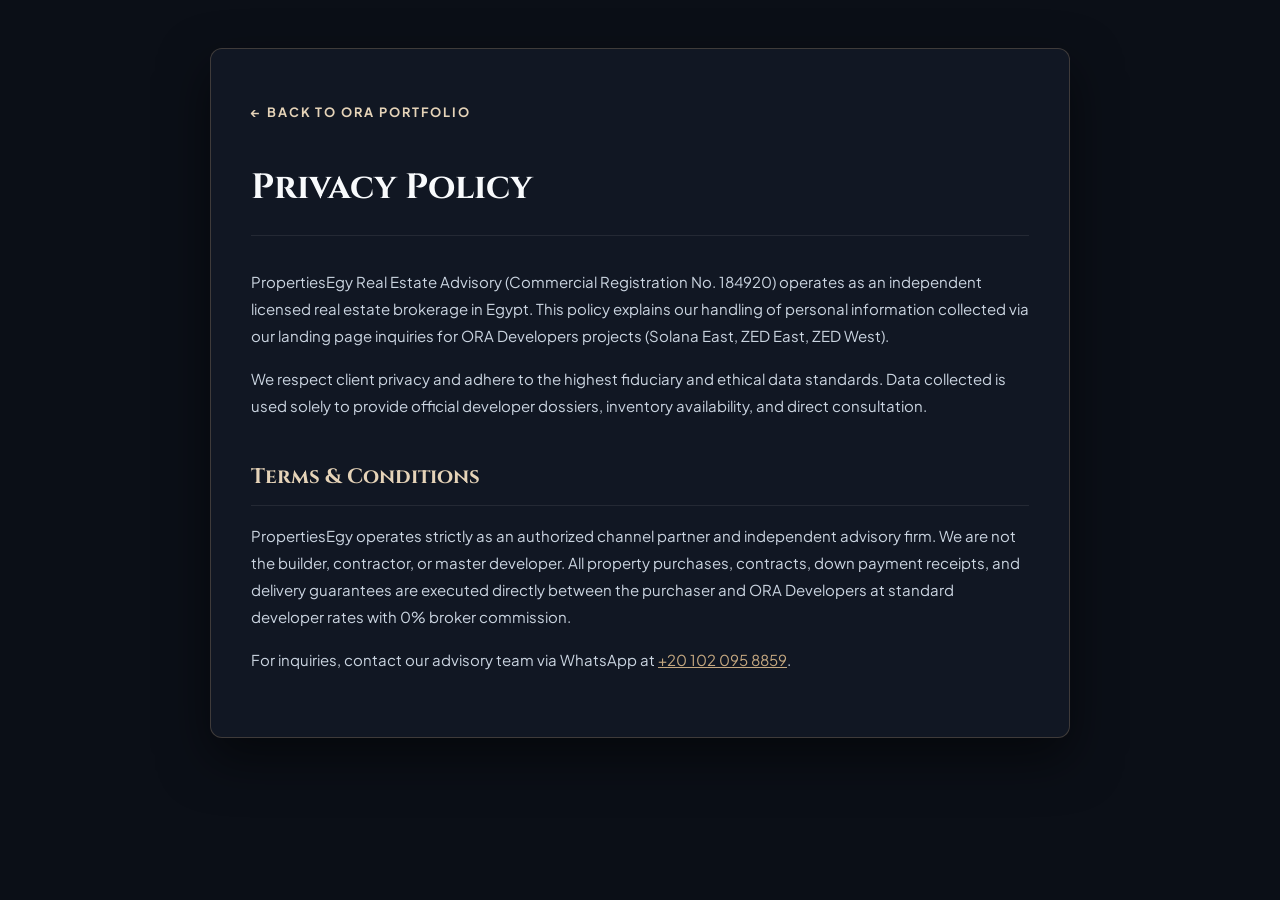
<file: ora/legal.html>
<!DOCTYPE html>
<html lang="en">
<head>
  <meta charset="UTF-8" />
  <meta name="viewport" content="width=device-width, initial-scale=1.0" />
  <title>Terms &amp; Conditions | Privacy Policy — PropertiesEgy</title>
  <meta name="author" content="PropertiesEgy" />
  <meta name="description" content="Terms and Conditions and Privacy Policy for PropertiesEgy — ORA Developers real estate landing page." />
  <link rel="preconnect" href="https://fonts.googleapis.com" />
  <link rel="preconnect" href="https://fonts.gstatic.com" crossorigin="anonymous" />
  <link href="https://fonts.googleapis.com/css2?family=Cinzel:wght@500;600;700&family=Plus+Jakarta+Sans:wght@300;400;500;600;700&display=swap" rel="stylesheet" />
  <style>
    :root {
      --bg-deep: #070A0F;
      --bg-base: #0B0F17;
      --bg-card: #111723;
      --gold-primary: #C5A880;
      --gold-light: #E5D3B8;
      --text-primary: #F8FAFC;
      --text-secondary: #CBD5E1;
      --text-muted: #94A3B8;
      --border-gold: rgba(197, 168, 128, 0.25);
      --border-subtle: rgba(255, 255, 255, 0.08);
    }
    *, *::before, *::after { box-sizing: border-box; margin: 0; padding: 0; }
    body {
      font-family: 'Plus Jakarta Sans', system-ui, sans-serif;
      background: var(--bg-base);
      color: var(--text-secondary);
      line-height: 1.8;
      font-size: 15px;
      padding: 3rem 1.5rem 5rem;
    }
    .container {
      max-width: 860px;
      margin: 0 auto;
      background: var(--bg-card);
      border: 1px solid var(--border-gold);
      border-radius: 12px;
      padding: 3rem 2.5rem;
      box-shadow: 0 20px 50px rgba(0,0,0,0.5);
    }
    h1, h2, h3 {
      font-family: 'Cinzel', serif;
      color: var(--text-primary);
      margin-bottom: 1rem;
    }
    h1 {
      font-size: 2.2rem;
      border-bottom: 1px solid var(--border-subtle);
      padding-bottom: 1rem;
      margin-bottom: 2rem;
    }
    h2 {
      font-size: 1.3rem;
      color: var(--gold-light);
      margin-top: 2.5rem;
      border-bottom: 1px solid var(--border-subtle);
      padding-bottom: 0.5rem;
    }
    p, li { margin-bottom: 1rem; }
    ul { padding-left: 1.5rem; }
    a { color: var(--gold-primary); text-decoration: underline; }
    .back-btn {
      display: inline-flex;
      align-items: center;
      gap: 0.5rem;
      font-size: 0.8rem;
      font-weight: 700;
      letter-spacing: 0.15em;
      text-transform: uppercase;
      color: var(--gold-light);
      text-decoration: none;
      margin-bottom: 2rem;
    }
    .back-btn:hover { color: #FFF; }
  </style>
  <!-- Google tag (gtag.js) -->
  <script async src="https://www.googletagmanager.com/gtag/js?id=AW-299139259"></script>
  <script>
    window.dataLayer = window.dataLayer || [];
    function gtag(){dataLayer.push(arguments);}
    gtag('js', new Date());

    gtag('config', 'AW-299139259');
  </script>

  <!-- Google Ads Conversion Function -->
  <script>
  function gtag_report_conversion(url) {
    var callback = function () {
      if (typeof(url) != 'undefined') {
        window.location = url;
      }
    };
    if (typeof gtag === 'function') {
      gtag('event', 'conversion', {
          'send_to': 'AW-299139259/OsrUCJGerfYcELuB0o4B',
          'value': 1.0,
          'currency': 'EGP',
          'event_callback': callback
      });
    } else if (typeof(url) != 'undefined') {
      window.location = url;
    }
    return false;
  }
  </script>
</head>
<body>
  <div class="container">
    <a href="./" class="back-btn">&larr; Back to ORA Portfolio</a>
    
    <section id="privacy">
      <h1>Privacy Policy</h1>
      <p>PropertiesEgy Real Estate Advisory (Commercial Registration No. 184920) operates as an independent licensed real estate brokerage in Egypt. This policy explains our handling of personal information collected via our landing page inquiries for ORA Developers projects (Solana East, ZED East, ZED West).</p>
      <p>We respect client privacy and adhere to the highest fiduciary and ethical data standards. Data collected is used solely to provide official developer dossiers, inventory availability, and direct consultation.</p>
    </section>

    <section id="terms">
      <h2>Terms &amp; Conditions</h2>
      <p>PropertiesEgy operates strictly as an authorized channel partner and independent advisory firm. We are not the builder, contractor, or master developer. All property purchases, contracts, down payment receipts, and delivery guarantees are executed directly between the purchaser and ORA Developers at standard developer rates with 0% broker commission.</p>
      <p>For inquiries, contact our advisory team via WhatsApp at <a href="https://wa.me/201020958859" onclick="return gtag_report_conversion(this.href);">+20 102 095 8859</a>.</p>
    </section>
  </div>
</body>
</html>
</file>
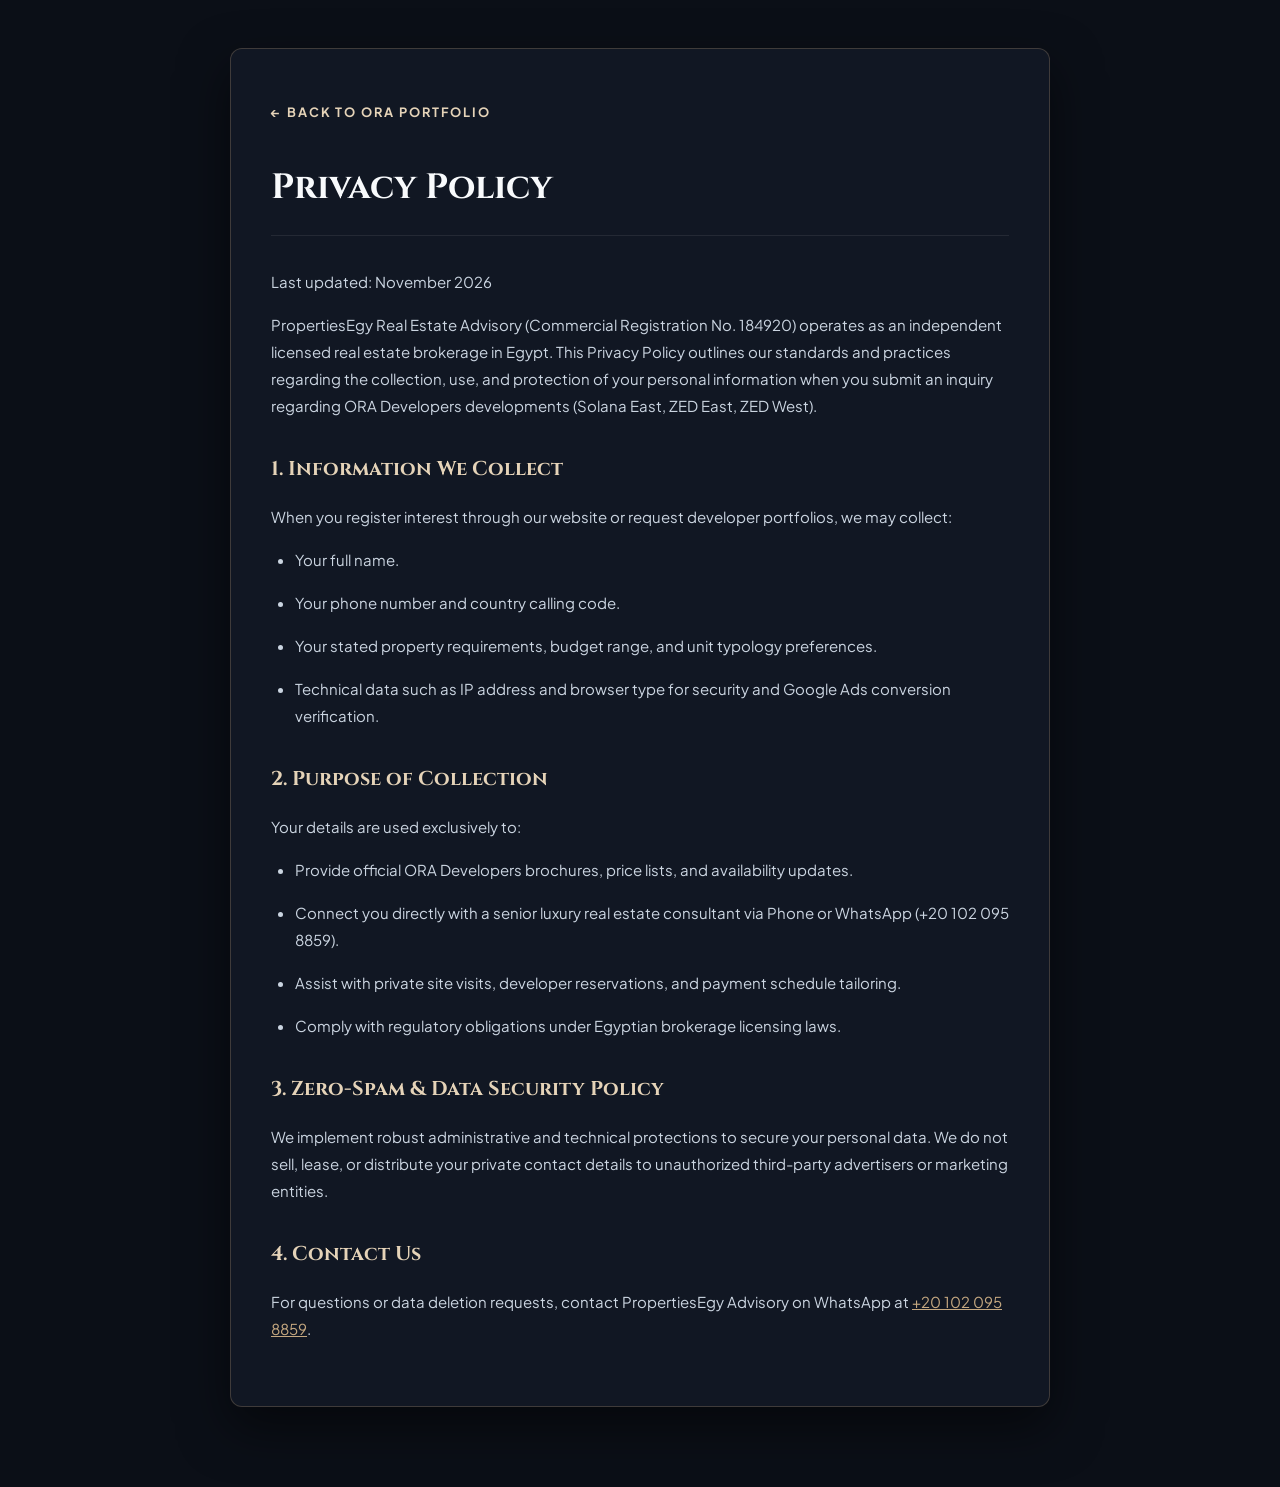
<file: ora/privacy.html>
<!DOCTYPE html>
<html lang="en">
<head>
  <meta charset="UTF-8">
  <meta name="viewport" content="width=device-width, initial-scale=1.0">
  <title>Privacy Policy — PropertiesEgy</title>
  <meta name="description" content="Privacy Policy for PropertiesEgy Real Estate Advisory and ORA Developers portfolio inquiries.">
  <link rel="preconnect" href="https://fonts.googleapis.com">
  <link rel="preconnect" href="https://fonts.gstatic.com" crossorigin>
  <link href="https://fonts.googleapis.com/css2?family=Cinzel:wght@500;600;700&family=Plus+Jakarta+Sans:wght@300;400;500;600;700&display=swap" rel="stylesheet">
  <style>
    :root {
      --bg-deep: #070A0F;
      --bg-base: #0B0F17;
      --bg-card: #111723;
      --gold-primary: #C5A880;
      --gold-light: #E5D3B8;
      --text-primary: #F8FAFC;
      --text-secondary: #CBD5E1;
      --text-muted: #94A3B8;
      --border-gold: rgba(197, 168, 128, 0.25);
      --border-subtle: rgba(255, 255, 255, 0.08);
    }
    *, *::before, *::after { box-sizing: border-box; margin: 0; padding: 0; }
    body {
      font-family: 'Plus Jakarta Sans', system-ui, sans-serif;
      background: var(--bg-base);
      color: var(--text-secondary);
      line-height: 1.8;
      font-size: 15px;
      padding: 3rem 1.5rem 5rem;
    }
    .container {
      max-width: 820px;
      margin: 0 auto;
      background: var(--bg-card);
      border: 1px solid var(--border-gold);
      border-radius: 12px;
      padding: 3rem 2.5rem;
      box-shadow: 0 20px 50px rgba(0,0,0,0.5);
    }
    h1, h2, h3 {
      font-family: 'Cinzel', serif;
      color: var(--text-primary);
      margin-bottom: 1rem;
    }
    h1 {
      font-size: 2.2rem;
      border-bottom: 1px solid var(--border-subtle);
      padding-bottom: 1rem;
      margin-bottom: 2rem;
    }
    h2 {
      font-size: 1.25rem;
      color: var(--gold-light);
      margin-top: 2rem;
    }
    p, li { margin-bottom: 1rem; }
    ul { padding-left: 1.5rem; }
    a { color: var(--gold-primary); text-decoration: underline; }
    .back-btn {
      display: inline-flex;
      align-items: center;
      gap: 0.5rem;
      font-size: 0.8rem;
      font-weight: 700;
      letter-spacing: 0.15em;
      text-transform: uppercase;
      color: var(--gold-light);
      text-decoration: none;
      margin-bottom: 2rem;
    }
    .back-btn:hover { color: #FFF; }
  </style>
  <!-- Google tag (gtag.js) -->
  <script async src="https://www.googletagmanager.com/gtag/js?id=AW-299139259"></script>
  <script>
    window.dataLayer = window.dataLayer || [];
    function gtag(){dataLayer.push(arguments);}
    gtag('js', new Date());

    gtag('config', 'AW-299139259');
  </script>

  <!-- Google Ads Conversion Function -->
  <script>
  function gtag_report_conversion(url) {
    var callback = function () {
      if (typeof(url) != 'undefined') {
        window.location = url;
      }
    };
    if (typeof gtag === 'function') {
      gtag('event', 'conversion', {
          'send_to': 'AW-299139259/OsrUCJGerfYcELuB0o4B',
          'value': 1.0,
          'currency': 'EGP',
          'event_callback': callback
      });
    } else if (typeof(url) != 'undefined') {
      window.location = url;
    }
    return false;
  }
  </script>
</head>
<body>
  <div class="container">
    <a href="./" class="back-btn">&larr; Back to ORA Portfolio</a>
    <h1>Privacy Policy</h1>
    <p>Last updated: November 2026</p>
    <p>PropertiesEgy Real Estate Advisory (Commercial Registration No. 184920) operates as an independent licensed real estate brokerage in Egypt. This Privacy Policy outlines our standards and practices regarding the collection, use, and protection of your personal information when you submit an inquiry regarding ORA Developers developments (Solana East, ZED East, ZED West).</p>

    <h2>1. Information We Collect</h2>
    <p>When you register interest through our website or request developer portfolios, we may collect:</p>
    <ul>
      <li>Your full name.</li>
      <li>Your phone number and country calling code.</li>
      <li>Your stated property requirements, budget range, and unit typology preferences.</li>
      <li>Technical data such as IP address and browser type for security and Google Ads conversion verification.</li>
    </ul>

    <h2>2. Purpose of Collection</h2>
    <p>Your details are used exclusively to:</p>
    <ul>
      <li>Provide official ORA Developers brochures, price lists, and availability updates.</li>
      <li>Connect you directly with a senior luxury real estate consultant via Phone or WhatsApp (+20 102 095 8859).</li>
      <li>Assist with private site visits, developer reservations, and payment schedule tailoring.</li>
      <li>Comply with regulatory obligations under Egyptian brokerage licensing laws.</li>
    </ul>

    <h2>3. Zero-Spam &amp; Data Security Policy</h2>
    <p>We implement robust administrative and technical protections to secure your personal data. We do not sell, lease, or distribute your private contact details to unauthorized third-party advertisers or marketing entities.</p>

    <h2>4. Contact Us</h2>
    <p>For questions or data deletion requests, contact PropertiesEgy Advisory on WhatsApp at <a href="https://wa.me/201020958859" onclick="return gtag_report_conversion(this.href);">+20 102 095 8859</a>.</p>
  </div>
</body>
</html>
</file>
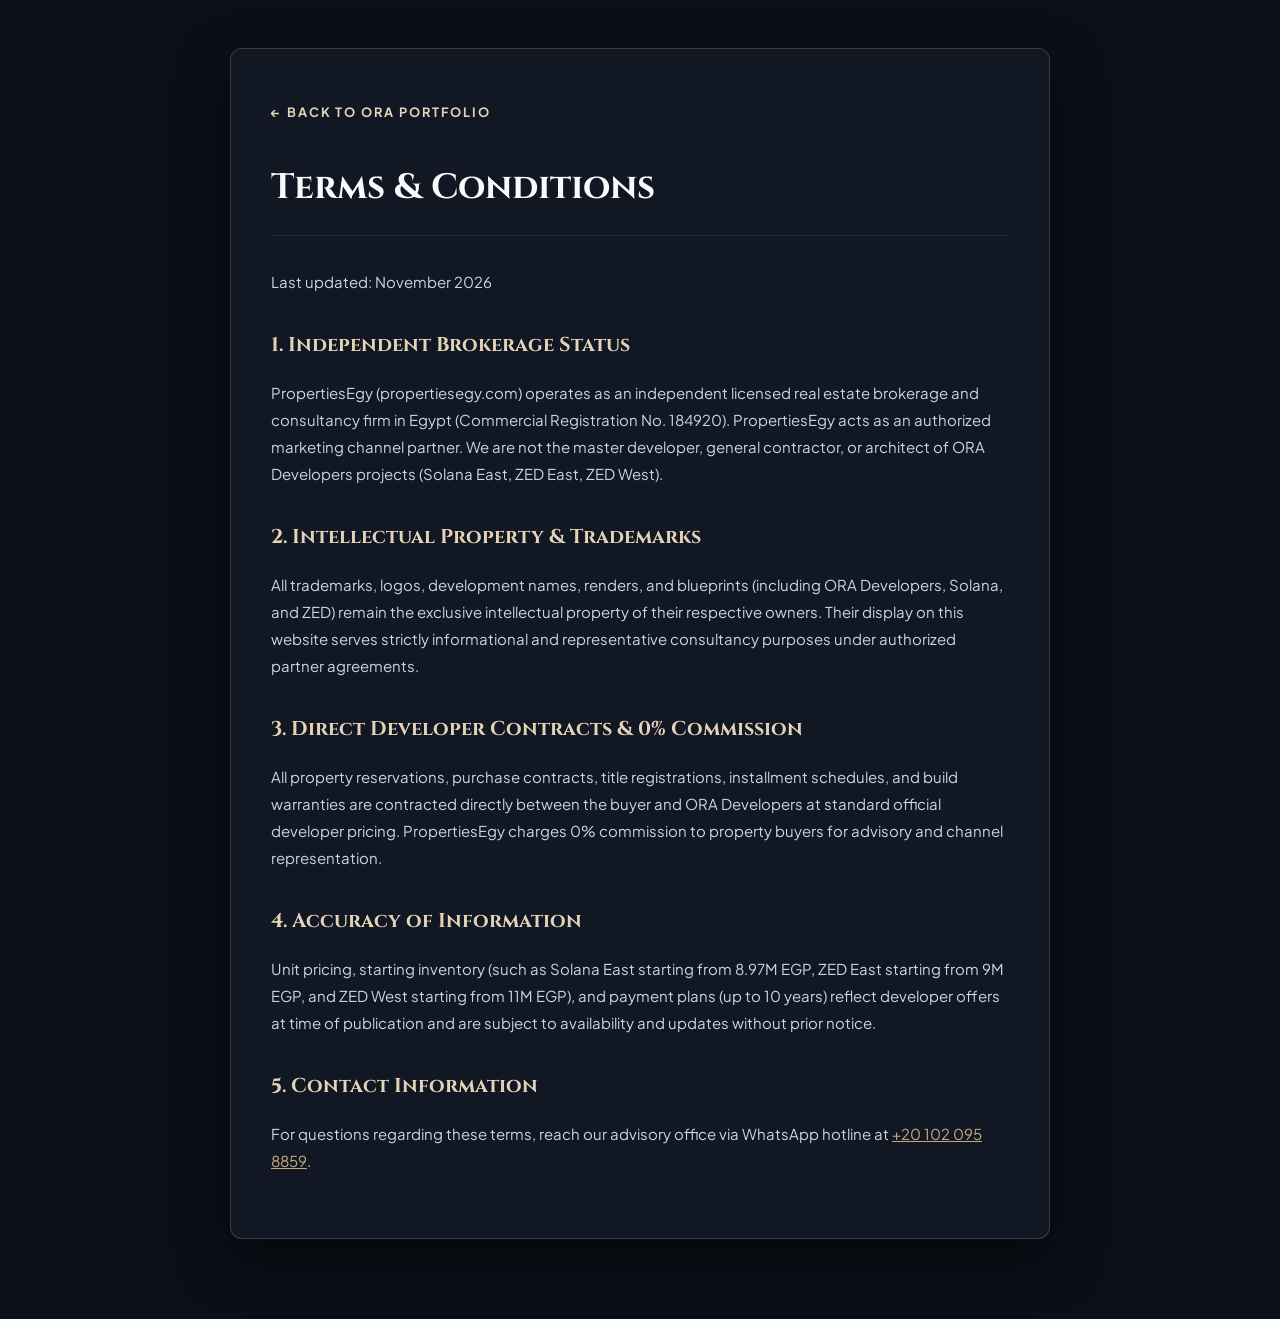
<file: ora/terms.html>
<!DOCTYPE html>
<html lang="en">
<head>
  <meta charset="UTF-8">
  <meta name="viewport" content="width=device-width, initial-scale=1.0">
  <title>Terms &amp; Conditions — PropertiesEgy</title>
  <meta name="description" content="Terms and Conditions for PropertiesEgy Real Estate Advisory and ORA Developers portfolio inquiries.">
  <link rel="preconnect" href="https://fonts.googleapis.com">
  <link rel="preconnect" href="https://fonts.gstatic.com" crossorigin>
  <link href="https://fonts.googleapis.com/css2?family=Cinzel:wght@500;600;700&family=Plus+Jakarta+Sans:wght@300;400;500;600;700&display=swap" rel="stylesheet">
  <style>
    :root {
      --bg-deep: #070A0F;
      --bg-base: #0B0F17;
      --bg-card: #111723;
      --gold-primary: #C5A880;
      --gold-light: #E5D3B8;
      --text-primary: #F8FAFC;
      --text-secondary: #CBD5E1;
      --text-muted: #94A3B8;
      --border-gold: rgba(197, 168, 128, 0.25);
      --border-subtle: rgba(255, 255, 255, 0.08);
    }
    *, *::before, *::after { box-sizing: border-box; margin: 0; padding: 0; }
    body {
      font-family: 'Plus Jakarta Sans', system-ui, sans-serif;
      background: var(--bg-base);
      color: var(--text-secondary);
      line-height: 1.8;
      font-size: 15px;
      padding: 3rem 1.5rem 5rem;
    }
    .container {
      max-width: 820px;
      margin: 0 auto;
      background: var(--bg-card);
      border: 1px solid var(--border-gold);
      border-radius: 12px;
      padding: 3rem 2.5rem;
      box-shadow: 0 20px 50px rgba(0,0,0,0.5);
    }
    h1, h2, h3 {
      font-family: 'Cinzel', serif;
      color: var(--text-primary);
      margin-bottom: 1rem;
    }
    h1 {
      font-size: 2.2rem;
      border-bottom: 1px solid var(--border-subtle);
      padding-bottom: 1rem;
      margin-bottom: 2rem;
    }
    h2 {
      font-size: 1.25rem;
      color: var(--gold-light);
      margin-top: 2rem;
    }
    p, li { margin-bottom: 1rem; }
    ul { padding-left: 1.5rem; }
    a { color: var(--gold-primary); text-decoration: underline; }
    .back-btn {
      display: inline-flex;
      align-items: center;
      gap: 0.5rem;
      font-size: 0.8rem;
      font-weight: 700;
      letter-spacing: 0.15em;
      text-transform: uppercase;
      color: var(--gold-light);
      text-decoration: none;
      margin-bottom: 2rem;
    }
    .back-btn:hover { color: #FFF; }
  </style>
  <!-- Google tag (gtag.js) -->
  <script async src="https://www.googletagmanager.com/gtag/js?id=AW-299139259"></script>
  <script>
    window.dataLayer = window.dataLayer || [];
    function gtag(){dataLayer.push(arguments);}
    gtag('js', new Date());

    gtag('config', 'AW-299139259');
  </script>

  <!-- Google Ads Conversion Function -->
  <script>
  function gtag_report_conversion(url) {
    var callback = function () {
      if (typeof(url) != 'undefined') {
        window.location = url;
      }
    };
    if (typeof gtag === 'function') {
      gtag('event', 'conversion', {
          'send_to': 'AW-299139259/OsrUCJGerfYcELuB0o4B',
          'value': 1.0,
          'currency': 'EGP',
          'event_callback': callback
      });
    } else if (typeof(url) != 'undefined') {
      window.location = url;
    }
    return false;
  }
  </script>
</head>
<body>
  <div class="container">
    <a href="./" class="back-btn">&larr; Back to ORA Portfolio</a>
    <h1>Terms &amp; Conditions</h1>
    <p>Last updated: November 2026</p>

    <h2>1. Independent Brokerage Status</h2>
    <p>PropertiesEgy (propertiesegy.com) operates as an independent licensed real estate brokerage and consultancy firm in Egypt (Commercial Registration No. 184920). PropertiesEgy acts as an authorized marketing channel partner. We are not the master developer, general contractor, or architect of ORA Developers projects (Solana East, ZED East, ZED West).</p>

    <h2>2. Intellectual Property &amp; Trademarks</h2>
    <p>All trademarks, logos, development names, renders, and blueprints (including ORA Developers, Solana, and ZED) remain the exclusive intellectual property of their respective owners. Their display on this website serves strictly informational and representative consultancy purposes under authorized partner agreements.</p>

    <h2>3. Direct Developer Contracts &amp; 0% Commission</h2>
    <p>All property reservations, purchase contracts, title registrations, installment schedules, and build warranties are contracted directly between the buyer and ORA Developers at standard official developer pricing. PropertiesEgy charges 0% commission to property buyers for advisory and channel representation.</p>

    <h2>4. Accuracy of Information</h2>
    <p>Unit pricing, starting inventory (such as Solana East starting from 8.97M EGP, ZED East starting from 9M EGP, and ZED West starting from 11M EGP), and payment plans (up to 10 years) reflect developer offers at time of publication and are subject to availability and updates without prior notice.</p>

    <h2>5. Contact Information</h2>
    <p>For questions regarding these terms, reach our advisory office via WhatsApp hotline at <a href="https://wa.me/201020958859" onclick="return gtag_report_conversion(this.href);">+20 102 095 8859</a>.</p>
  </div>
</body>
</html>
</file>
<file: styles.css>
/* ==========================================================================
   Self-Hosted Local Fonts (Cormorant Garamond & Inter)
   ========================================================================== */
@font-face {
    font-family: 'Cormorant Garamond';
    font-style: normal;
    font-weight: 400;
    font-display: swap;
    src: url('fonts/cormorant-400.ttf') format('truetype');
}
@font-face {
    font-family: 'Cormorant Garamond';
    font-style: normal;
    font-weight: 600;
    font-display: swap;
    src: url('fonts/cormorant-600.ttf') format('truetype');
}
@font-face {
    font-family: 'Cormorant Garamond';
    font-style: normal;
    font-weight: 700;
    font-display: swap;
    src: url('fonts/cormorant-700.ttf') format('truetype');
}
@font-face {
    font-family: 'Inter';
    font-style: normal;
    font-weight: 400;
    font-display: swap;
    src: url('fonts/inter-400.ttf') format('truetype');
}
@font-face {
    font-family: 'Inter';
    font-style: normal;
    font-weight: 500;
    font-display: swap;
    src: url('fonts/inter-500.ttf') format('truetype');
}
@font-face {
    font-family: 'Inter';
    font-style: normal;
    font-weight: 600;
    font-display: swap;
    src: url('fonts/inter-600.ttf') format('truetype');
}
@font-face {
    font-family: 'Inter';
    font-style: normal;
    font-weight: 700;
    font-display: swap;
    src: url('fonts/inter-700.ttf') format('truetype');
}

/* ==========================================================================
   Design Tokens & CSS Variables
   ========================================================================== */
:root {
    --bg-primary: #07090e;
    --bg-surface: #0c101a;
    --bg-card: #111726;
    --bg-card-hover: #162035;
    --bg-glass: rgba(12, 16, 26, 0.88);
    --bg-glass-card: rgba(17, 23, 38, 0.85);

    --gold-primary: #c5a880;
    --gold-light: #dfc9a5;
    --gold-dark: #8f734b;
    --gold-glow: rgba(197, 168, 128, 0.16);
    --gold-gradient: linear-gradient(135deg, #dfc9a5 0%, #c5a880 50%, #9e7f53 100%);
    --gold-border: rgba(197, 168, 128, 0.28);

    --emerald-accent: #10b981;
    --emerald-glow: rgba(16, 185, 129, 0.15);

    --text-primary: #f8fafc;
    --text-secondary: #cbd5e1;
    --text-muted: #8b99af;

    --border-color: rgba(197, 168, 128, 0.22);
    --border-light: rgba(255, 255, 255, 0.08);
    --border-focus: #c5a880;

    --shadow-soft: 0 10px 30px -10px rgba(0, 0, 0, 0.6);
    --shadow-luxury: 0 20px 50px -12px rgba(0, 0, 0, 0.8), 0 0 30px rgba(197, 168, 128, 0.08);

    --font-heading: 'Cormorant Garamond', Georgia, serif;
    --font-body: 'Inter', system-ui, -apple-system, sans-serif;

    --container-max: 1240px;
    --transition: all 0.3s cubic-bezier(0.16, 1, 0.3, 1);
    --transition-slow: all 0.5s cubic-bezier(0.16, 1, 0.3, 1);
}

/* ==========================================================================
   Reset & Base Styles
   ========================================================================== */
*, *::before, *::after {
    box-sizing: border-box;
    margin: 0;
    padding: 0;
}

html {
    scroll-behavior: smooth;
    font-size: 16px;
    background-color: var(--bg-primary);
    color: var(--text-primary);
    font-family: var(--font-body);
    -webkit-font-smoothing: antialiased;
    -moz-osx-font-smoothing: grayscale;
}

body {
    min-height: 100vh;
    line-height: 1.6;
    overflow-x: hidden;
    position: relative;
    background-color: var(--bg-primary);
    color: var(--text-primary);
}

img, picture, svg, video {
    display: block;
    max-width: 100%;
    height: auto;
}

a {
    color: inherit;
    text-decoration: none;
    transition: var(--transition);
}

button, input, select, textarea {
    font-family: inherit;
    font-size: inherit;
    outline: none;
}

button {
    cursor: pointer;
    border: none;
    background: none;
}

/* ==========================================================================
   Layout & Container Utilities
   ========================================================================== */
.container {
    width: 100%;
    max-width: var(--container-max);
    margin-left: auto;
    margin-right: auto;
    padding-left: 1.5rem;
    padding-right: 1.5rem;
}

.section-padding {
    padding-top: 6rem;
    padding-bottom: 6rem;
}

@media (max-width: 768px) {
    .section-padding {
        padding-top: 4rem;
        padding-bottom: 4rem;
    }
}

.gold-text {
    background: var(--gold-gradient);
    -webkit-background-clip: text;
    -webkit-text-fill-color: transparent;
    display: inline-block;
}

.text-gold {
    color: var(--gold-light);
}

/* Section Header Typography */
.section-header {
    text-align: center;
    max-width: 820px;
    margin: 0 auto 3.5rem;
}

.section-tag {
    display: inline-flex;
    align-items: center;
    gap: 0.5rem;
    font-size: 0.8rem;
    font-weight: 700;
    letter-spacing: 0.15em;
    text-transform: uppercase;
    color: var(--gold-light);
    background: rgba(197, 168, 128, 0.1);
    border: 1px solid var(--border-color);
    padding: 0.35rem 1rem;
    border-radius: 999px;
    margin-bottom: 1.2rem;
}

.section-tag-dot {
    width: 6px;
    height: 6px;
    border-radius: 50%;
    background-color: var(--gold-light);
    box-shadow: 0 0 8px var(--gold-light);
}

.section-header h2 {
    font-family: var(--font-heading);
    font-size: clamp(2.2rem, 4vw, 3.4rem);
    font-weight: 600;
    line-height: 1.15;
    margin-bottom: 1rem;
    color: #ffffff;
    letter-spacing: -0.01em;
}

.section-header p {
    color: var(--text-secondary);
    font-size: 1.05rem;
    line-height: 1.7;
    margin: 0 auto;
}

/* ==========================================================================
   Regulatory Disclosure Top Ribbon (Google Compliance)
   ========================================================================== */
.top-notice-bar {
    background: linear-gradient(90deg, #0f1523 0%, #172033 50%, #0f1523 100%);
    border-bottom: 1px solid rgba(197, 168, 128, 0.2);
    padding: 0.5rem 1rem;
    font-size: 0.78rem;
    color: var(--text-secondary);
    position: relative;
    z-index: 1001;
}

.top-notice-content {
    display: flex;
    align-items: center;
    justify-content: space-between;
    gap: 1rem;
    flex-wrap: wrap;
}

.top-notice-left {
    display: flex;
    align-items: center;
    gap: 0.6rem;
}

.top-notice-badge {
    background: rgba(16, 185, 129, 0.15);
    color: #34d399;
    border: 1px solid rgba(16, 185, 129, 0.3);
    font-size: 0.68rem;
    font-weight: 700;
    text-transform: uppercase;
    letter-spacing: 0.08em;
    padding: 0.15rem 0.5rem;
    border-radius: 4px;
    white-space: nowrap;
}

.top-notice-links {
    display: flex;
    align-items: center;
    gap: 1.2rem;
    font-size: 0.76rem;
}

.top-notice-links a:hover {
    color: var(--gold-light);
}

@media (max-width: 900px) {
    .top-notice-bar {
        display: none;
    }
}

/* ==========================================================================
   Navigation Bar
   ========================================================================== */
.navbar {
    position: sticky;
    top: 0;
    left: 0;
    width: 100%;
    z-index: 1000;
    background: rgba(7, 9, 14, 0.88);
    backdrop-filter: blur(16px);
    -webkit-backdrop-filter: blur(16px);
    border-bottom: 1px solid var(--border-light);
    transition: var(--transition);
}

.navbar.scrolled {
    background: rgba(7, 9, 14, 0.96);
    border-bottom-color: var(--border-color);
    box-shadow: 0 10px 30px rgba(0, 0, 0, 0.5);
}

.nav-container {
    display: flex;
    align-items: center;
    justify-content: space-between;
    height: 80px;
    gap: 1.5rem;
}

/* Brand Logo */
.brand-logo {
    display: flex;
    flex-direction: column;
    text-decoration: none;
    line-height: 1;
}

.brand-logo-wrap {
    display: flex;
    align-items: center;
    gap: 0.75rem;
}

.brand-icon-shield {
    width: 38px;
    height: 38px;
    border-radius: 8px;
    background: linear-gradient(135deg, rgba(223, 201, 165, 0.2), rgba(197, 168, 128, 0.05));
    border: 1px solid var(--border-color);
    display: flex;
    align-items: center;
    justify-content: center;
    color: var(--gold-light);
    flex-shrink: 0;
}

.logo-main {
    font-family: var(--font-heading);
    font-size: 1.65rem;
    font-weight: 700;
    letter-spacing: 0.08em;
    color: #ffffff;
}

.logo-main span {
    color: var(--gold-light);
}

.logo-sub {
    font-size: 0.62rem;
    font-weight: 600;
    letter-spacing: 0.22em;
    color: var(--gold-primary);
    text-transform: uppercase;
    margin-top: 3px;
}

/* Nav Menu Links */
.nav-menu ul {
    display: flex;
    align-items: center;
    gap: 1.8rem;
    list-style: none;
}

.nav-menu a {
    color: var(--text-secondary);
    font-size: 0.9rem;
    font-weight: 500;
    letter-spacing: 0.02em;
    padding: 0.4rem 0;
    position: relative;
}

.nav-menu a::after {
    content: '';
    position: absolute;
    bottom: 0;
    left: 0;
    width: 0%;
    height: 2px;
    background: var(--gold-gradient);
    transition: width 0.25s ease;
}

.nav-menu a:hover {
    color: #ffffff;
}

.nav-menu a:hover::after {
    width: 100%;
}

.nav-badge-pill {
    font-size: 0.65rem;
    background: rgba(197, 168, 128, 0.15);
    color: var(--gold-light);
    padding: 0.15rem 0.45rem;
    border-radius: 4px;
    border: 1px solid var(--border-color);
    margin-left: 0.3rem;
}

/* Nav Actions */
.nav-actions {
    display: flex;
    align-items: center;
    gap: 1rem;
}

.nav-phone-link {
    display: flex;
    align-items: center;
    gap: 0.5rem;
    font-size: 0.88rem;
    font-weight: 600;
    color: var(--text-secondary);
    padding: 0.4rem 0.8rem;
    border-radius: 6px;
    border: 1px solid var(--border-light);
    transition: var(--transition);
}

.nav-phone-link:hover {
    color: var(--gold-light);
    border-color: var(--border-color);
}

.btn-nav-primary {
    display: inline-flex;
    align-items: center;
    gap: 0.5rem;
    background: var(--gold-gradient);
    color: #07090e;
    font-weight: 700;
    font-size: 0.86rem;
    letter-spacing: 0.04em;
    padding: 0.75rem 1.4rem;
    border-radius: 6px;
    box-shadow: 0 4px 18px rgba(197, 168, 128, 0.25);
    transition: var(--transition);
    white-space: nowrap;
}

.btn-nav-primary:hover {
    transform: translateY(-2px);
    box-shadow: 0 8px 25px rgba(197, 168, 128, 0.4);
    filter: brightness(1.05);
}

/* Mobile Menu Toggle */
.mobile-menu-toggle {
    display: none;
    flex-direction: column;
    justify-content: space-between;
    width: 28px;
    height: 20px;
    padding: 0;
    z-index: 1002;
}

.mobile-menu-toggle span {
    display: block;
    height: 2px;
    width: 100%;
    background-color: #ffffff;
    border-radius: 2px;
    transition: var(--transition);
}

.mobile-menu-toggle.open span:nth-child(1) {
    transform: translateY(9px) rotate(45deg);
}

.mobile-menu-toggle.open span:nth-child(2) {
    opacity: 0;
}

.mobile-menu-toggle.open span:nth-child(3) {
    transform: translateY(-9px) rotate(-45deg);
}

@media (max-width: 1080px) {
    .nav-phone-link {
        display: none;
    }
}

@media (max-width: 980px) {
    .mobile-menu-toggle {
        display: flex;
    }

    .nav-menu {
        position: fixed;
        top: 0;
        right: -100%;
        width: 82%;
        max-width: 380px;
        height: 100vh;
        background: #0d121c;
        border-left: 1px solid var(--border-color);
        padding: 6rem 2rem 3rem;
        box-shadow: -15px 0 40px rgba(0, 0, 0, 0.8);
        transition: right 0.4s cubic-bezier(0.16, 1, 0.3, 1);
        z-index: 999;
        overflow-y: auto;
    }

    .nav-menu.open {
        right: 0;
    }

    .nav-menu ul {
        flex-direction: column;
        align-items: flex-start;
        gap: 1.5rem;
    }

    .nav-menu a {
        font-size: 1.1rem;
    }
}

/* ==========================================================================
   Hero Section
   ========================================================================== */
.hero-section {
    position: relative;
    padding-top: 5rem;
    padding-bottom: 5.5rem;
    overflow: hidden;
    background: radial-gradient(circle at 50% 20%, rgba(22, 32, 53, 0.6) 0%, rgba(7, 9, 14, 0.98) 75%);
    border-bottom: 1px solid var(--border-light);
}

.hero-bg-media {
    position: absolute;
    top: 0;
    left: 0;
    width: 100%;
    height: 100%;
    object-fit: cover;
    opacity: 0.18;
    z-index: 0;
    filter: brightness(0.6) saturate(1.2);
}

.hero-overlay {
    position: absolute;
    inset: 0;
    background: linear-gradient(to bottom, rgba(7, 9, 14, 0.7) 0%, rgba(7, 9, 14, 0.9) 60%, var(--bg-primary) 100%);
    z-index: 1;
}

.hero-content {
    position: relative;
    z-index: 2;
    text-align: center;
    max-width: 980px;
    margin: 0 auto;
}

.hero-badge-pill {
    display: inline-flex;
    align-items: center;
    gap: 0.6rem;
    background: rgba(197, 168, 128, 0.08);
    border: 1px solid var(--border-color);
    padding: 0.45rem 1.2rem;
    border-radius: 999px;
    font-size: 0.82rem;
    font-weight: 600;
    letter-spacing: 0.06em;
    color: var(--gold-light);
    margin-bottom: 1.8rem;
    backdrop-filter: blur(8px);
}

.hero-badge-dot {
    width: 8px;
    height: 8px;
    border-radius: 50%;
    background-color: #10b981;
    box-shadow: 0 0 10px #10b981;
    animation: pulseGlow 2s infinite;
}

@keyframes pulseGlow {
    0%, 100% { opacity: 1; transform: scale(1); }
    50% { opacity: 0.6; transform: scale(1.15); }
}

.hero-title {
    font-family: var(--font-heading);
    font-size: clamp(2.4rem, 5.5vw, 4.4rem);
    font-weight: 600;
    line-height: 1.1;
    letter-spacing: -0.015em;
    color: #ffffff;
    margin-bottom: 1.4rem;
}

.hero-subtitle {
    color: var(--text-secondary);
    font-size: clamp(1.05rem, 1.8vw, 1.25rem);
    line-height: 1.65;
    max-width: 840px;
    margin: 0 auto 2.5rem;
}

.hero-cta-group {
    display: flex;
    align-items: center;
    justify-content: center;
    gap: 1.2rem;
    flex-wrap: wrap;
    margin-bottom: 3.5rem;
}

.btn-primary-hero {
    display: inline-flex;
    align-items: center;
    gap: 0.6rem;
    background: var(--gold-gradient);
    color: #07090e;
    font-weight: 700;
    font-size: 1rem;
    letter-spacing: 0.02em;
    padding: 0.95rem 2rem;
    border-radius: 6px;
    box-shadow: 0 6px 25px rgba(197, 168, 128, 0.35);
    transition: var(--transition);
}

.btn-primary-hero:hover {
    transform: translateY(-2px);
    box-shadow: 0 10px 35px rgba(197, 168, 128, 0.5);
    filter: brightness(1.05);
}

.btn-secondary-hero {
    display: inline-flex;
    align-items: center;
    gap: 0.6rem;
    background: rgba(255, 255, 255, 0.04);
    color: #ffffff;
    font-weight: 600;
    font-size: 1rem;
    padding: 0.95rem 1.8rem;
    border-radius: 6px;
    border: 1px solid var(--border-color);
    backdrop-filter: blur(8px);
    transition: var(--transition);
}

.btn-secondary-hero:hover {
    background: rgba(197, 168, 128, 0.12);
    border-color: var(--gold-light);
    transform: translateY(-2px);
}

/* Hero Quick Filter Search Card */
.hero-search-box {
    background: var(--bg-glass-card);
    border: 1px solid var(--border-color);
    border-radius: 12px;
    padding: 1.6rem;
    backdrop-filter: blur(20px);
    -webkit-backdrop-filter: blur(20px);
    box-shadow: var(--shadow-luxury);
    text-align: left;
    max-width: 980px;
    margin: 0 auto;
}

.hero-search-title {
    display: flex;
    align-items: center;
    justify-content: space-between;
    margin-bottom: 1.2rem;
    padding-bottom: 0.8rem;
    border-bottom: 1px solid var(--border-light);
    flex-wrap: wrap;
    gap: 0.5rem;
}

.hero-search-title span {
    font-size: 0.85rem;
    font-weight: 700;
    text-transform: uppercase;
    letter-spacing: 0.1em;
    color: var(--gold-light);
    display: flex;
    align-items: center;
    gap: 0.5rem;
}

.hero-search-hint {
    font-size: 0.76rem;
    color: var(--text-muted);
}

.hero-search-grid {
    display: grid;
    grid-template-columns: repeat(4, 1fr) auto;
    gap: 1rem;
    align-items: flex-end;
}

.search-field {
    display: flex;
    flex-direction: column;
    gap: 0.4rem;
}

.search-field label {
    font-size: 0.76rem;
    font-weight: 600;
    text-transform: uppercase;
    letter-spacing: 0.05em;
    color: var(--text-secondary);
}

.search-field select {
    background: #090e17;
    border: 1px solid var(--border-light);
    color: #ffffff;
    padding: 0.75rem 0.9rem;
    border-radius: 6px;
    font-size: 0.88rem;
    transition: var(--transition);
}

.search-field select:focus {
    border-color: var(--gold-primary);
    box-shadow: 0 0 10px rgba(197, 168, 128, 0.2);
}

.btn-search-action {
    background: var(--gold-gradient);
    color: #07090e;
    font-weight: 700;
    font-size: 0.9rem;
    padding: 0.8rem 1.4rem;
    border-radius: 6px;
    display: flex;
    align-items: center;
    gap: 0.5rem;
    height: 44px;
    transition: var(--transition);
    white-space: nowrap;
}

.btn-search-action:hover {
    filter: brightness(1.1);
    transform: translateY(-2px);
}

@media (max-width: 992px) {
    .hero-search-grid {
        grid-template-columns: repeat(2, 1fr);
    }
    .btn-search-action {
        grid-column: span 2;
        justify-content: center;
    }
}

@media (max-width: 600px) {
    .hero-search-grid {
        grid-template-columns: 1fr;
    }
    .btn-search-action {
        grid-column: 1;
    }
}

/* ==========================================================================
   Trust & Metrics Stats Ribbon
   ========================================================================== */
.stats-ribbon {
    background: #0c111c;
    border-top: 1px solid var(--border-light);
    border-bottom: 1px solid var(--border-light);
    padding: 2.2rem 0;
}

.stats-grid {
    display: grid;
    grid-template-columns: repeat(4, 1fr);
    gap: 2rem;
    text-align: center;
}

.stat-item {
    display: flex;
    flex-direction: column;
    gap: 0.35rem;
    position: relative;
}

.stat-item:not(:last-child)::after {
    content: '';
    position: absolute;
    right: 0;
    top: 15%;
    height: 70%;
    width: 1px;
    background: var(--border-light);
}

.stat-num {
    font-family: var(--font-heading);
    font-size: 2.6rem;
    font-weight: 700;
    color: var(--gold-light);
    line-height: 1;
}

.stat-label {
    font-size: 0.82rem;
    font-weight: 600;
    text-transform: uppercase;
    letter-spacing: 0.08em;
    color: var(--text-secondary);
}

.stat-desc {
    font-size: 0.74rem;
    color: var(--text-muted);
}

@media (max-width: 820px) {
    .stats-grid {
        grid-template-columns: repeat(2, 1fr);
        gap: 1.8rem;
    }
    .stat-item:nth-child(2)::after {
        display: none;
    }
}

@media (max-width: 480px) {
    .stats-grid {
        grid-template-columns: 1fr;
    }
    .stat-item::after {
        display: none !important;
    }
}

/* ==========================================================================
   Google Compliance & Transparency Trust Box (Prominent Header Section)
   ========================================================================== */
.compliance-trust-section {
    padding: 2.5rem 0;
    background: #080c14;
    border-bottom: 1px solid var(--border-light);
}

.compliance-box {
    background: linear-gradient(135deg, rgba(17, 23, 38, 0.7) 0%, rgba(12, 16, 26, 0.95) 100%);
    border: 1px solid var(--border-color);
    border-radius: 12px;
    padding: 1.8rem 2.2rem;
    display: flex;
    align-items: flex-start;
    gap: 1.5rem;
    box-shadow: var(--shadow-soft);
}

.compliance-icon {
    width: 48px;
    height: 48px;
    border-radius: 10px;
    background: rgba(197, 168, 128, 0.12);
    border: 1px solid var(--border-color);
    display: flex;
    align-items: center;
    justify-content: center;
    color: var(--gold-light);
    flex-shrink: 0;
    margin-top: 0.2rem;
}

.compliance-text h3 {
    font-size: 1.15rem;
    font-weight: 600;
    color: #ffffff;
    margin-bottom: 0.5rem;
    display: flex;
    align-items: center;
    gap: 0.6rem;
    flex-wrap: wrap;
}

.compliance-tag-pill {
    font-size: 0.7rem;
    font-weight: 700;
    background: rgba(16, 185, 129, 0.15);
    color: #34d399;
    border: 1px solid rgba(16, 185, 129, 0.3);
    padding: 0.15rem 0.5rem;
    border-radius: 4px;
}

.compliance-text p {
    color: var(--text-secondary);
    font-size: 0.88rem;
    line-height: 1.65;
    margin-bottom: 0.8rem;
}

.compliance-pillars {
    display: flex;
    gap: 1.5rem;
    flex-wrap: wrap;
    font-size: 0.8rem;
    color: var(--gold-light);
    font-weight: 600;
}

.compliance-pillar-item {
    display: flex;
    align-items: center;
    gap: 0.4rem;
}

.compliance-pillar-item svg {
    color: #10b981;
}

@media (max-width: 768px) {
    .compliance-box {
        flex-direction: column;
        padding: 1.4rem;
    }
}

/* ==========================================================================
   Destinations Section (New Cairo, Zayed, Sahel, Mostakbal, New Capital)
   ========================================================================== */
.destinations-section {
    background-color: var(--bg-surface);
    border-bottom: 1px solid var(--border-light);
}

.dest-filter-nav {
    display: flex;
    align-items: center;
    justify-content: center;
    gap: 0.6rem;
    flex-wrap: wrap;
    margin-bottom: 3rem;
}

.dest-filter-btn {
    background: rgba(255, 255, 255, 0.03);
    border: 1px solid var(--border-light);
    color: var(--text-secondary);
    font-size: 0.86rem;
    font-weight: 600;
    padding: 0.65rem 1.3rem;
    border-radius: 999px;
    transition: var(--transition);
}

.dest-filter-btn:hover {
    color: #ffffff;
    border-color: var(--border-color);
    background: rgba(197, 168, 128, 0.08);
}

.dest-filter-btn.active {
    background: var(--gold-gradient);
    color: #07090e;
    font-weight: 700;
    border-color: transparent;
    box-shadow: 0 4px 15px rgba(197, 168, 128, 0.25);
}

/* Destinations Cards Grid */
.destinations-grid {
    display: grid;
    grid-template-columns: repeat(3, 1fr);
    gap: 2rem;
}

.dest-card {
    background: var(--bg-card);
    border: 1px solid var(--border-light);
    border-radius: 14px;
    overflow: hidden;
    display: flex;
    flex-direction: column;
    transition: var(--transition);
    position: relative;
}

.dest-card:hover {
    transform: translateY(-6px);
    border-color: var(--gold-primary);
    box-shadow: var(--shadow-luxury);
}

.dest-card.featured-card {
    grid-column: span 2;
}

@media (max-width: 992px) {
    .destinations-grid {
        grid-template-columns: 1fr;
    }
    .dest-card.featured-card {
        grid-column: span 1;
    }
}

.dest-img-wrap {
    position: relative;
    height: 240px;
    overflow: hidden;
}

.dest-card.featured-card .dest-img-wrap {
    height: 280px;
}

.dest-img-wrap img {
    width: 100%;
    height: 100%;
    object-fit: cover;
    transition: transform 0.6s cubic-bezier(0.16, 1, 0.3, 1);
}

.dest-card:hover .dest-img-wrap img {
    transform: scale(1.06);
}

.dest-img-overlay {
    position: absolute;
    inset: 0;
    background: linear-gradient(to top, rgba(17, 23, 38, 0.95) 0%, rgba(17, 23, 38, 0.2) 60%, transparent 100%);
}

.dest-badge-loc {
    position: absolute;
    top: 1rem;
    left: 1rem;
    background: rgba(7, 9, 14, 0.75);
    border: 1px solid var(--border-color);
    padding: 0.35rem 0.8rem;
    border-radius: 6px;
    font-size: 0.76rem;
    font-weight: 700;
    color: var(--gold-light);
    letter-spacing: 0.04em;
    backdrop-filter: blur(8px);
}

.dest-badge-stat {
    position: absolute;
    bottom: 1rem;
    left: 1rem;
    background: rgba(16, 185, 129, 0.9);
    color: #ffffff;
    font-size: 0.72rem;
    font-weight: 700;
    padding: 0.25rem 0.6rem;
    border-radius: 4px;
    text-transform: uppercase;
}

.dest-body {
    padding: 1.8rem;
    display: flex;
    flex-direction: column;
    flex-grow: 1;
}

.dest-body h3 {
    font-family: var(--font-heading);
    font-size: 1.8rem;
    font-weight: 600;
    color: #ffffff;
    margin-bottom: 0.6rem;
}

.dest-lead-text {
    color: var(--text-secondary);
    font-size: 0.92rem;
    line-height: 1.6;
    margin-bottom: 1.4rem;
}

.dest-meta-list {
    display: flex;
    flex-direction: column;
    gap: 0.75rem;
    margin-bottom: 1.6rem;
    padding-top: 1rem;
    border-top: 1px solid var(--border-light);
}

.dest-meta-item {
    display: flex;
    align-items: flex-start;
    gap: 0.6rem;
    font-size: 0.84rem;
    color: var(--text-secondary);
}

.dest-meta-item strong {
    color: #ffffff;
    min-width: 100px;
}

.dest-meta-item span {
    color: var(--gold-light);
}

.dest-card-actions {
    margin-top: auto;
    display: flex;
    gap: 0.8rem;
}

.btn-card-inquire {
    flex: 1;
    display: inline-flex;
    align-items: center;
    justify-content: center;
    gap: 0.5rem;
    background: rgba(197, 168, 128, 0.12);
    border: 1px solid var(--border-color);
    color: var(--gold-light);
    font-size: 0.86rem;
    font-weight: 700;
    padding: 0.75rem 1rem;
    border-radius: 6px;
    transition: var(--transition);
}

.btn-card-inquire:hover {
    background: var(--gold-gradient);
    color: #07090e;
    border-color: transparent;
}

.btn-card-wa {
    width: 44px;
    height: 44px;
    display: flex;
    align-items: center;
    justify-content: center;
    background: rgba(16, 185, 129, 0.15);
    border: 1px solid rgba(16, 185, 129, 0.3);
    color: #10b981;
    border-radius: 6px;
    transition: var(--transition);
    flex-shrink: 0;
}

.btn-card-wa:hover {
    background: #10b981;
    color: #ffffff;
}

/* ==========================================================================
   Big Name Developers Portfolio Section
   ========================================================================== */
.developers-section {
    background-color: var(--bg-primary);
    border-bottom: 1px solid var(--border-light);
}

.dev-grid {
    display: grid;
    grid-template-columns: repeat(auto-fill, minmax(280px, 1fr));
    gap: 1.8rem;
    margin-bottom: 3.5rem;
}

.dev-card {
    background: var(--bg-card);
    border: 1px solid var(--border-light);
    border-radius: 12px;
    padding: 1.8rem;
    display: flex;
    flex-direction: column;
    transition: var(--transition);
    position: relative;
}

.dev-card:hover {
    transform: translateY(-5px);
    border-color: var(--border-color);
    box-shadow: var(--shadow-luxury);
}

.dev-header {
    display: flex;
    align-items: center;
    justify-content: space-between;
    margin-bottom: 1.2rem;
    padding-bottom: 0.8rem;
    border-bottom: 1px solid var(--border-light);
}

.dev-brand-badge {
    font-family: var(--font-heading);
    font-size: 1.45rem;
    font-weight: 700;
    color: #ffffff;
    letter-spacing: 0.02em;
}

.dev-badge-tier {
    font-size: 0.68rem;
    font-weight: 700;
    text-transform: uppercase;
    letter-spacing: 0.08em;
    background: rgba(197, 168, 128, 0.12);
    color: var(--gold-light);
    border: 1px solid var(--border-color);
    padding: 0.2rem 0.55rem;
    border-radius: 4px;
}

.dev-stats-line {
    display: flex;
    gap: 1rem;
    font-size: 0.78rem;
    color: var(--text-muted);
    margin-bottom: 1rem;
}

.dev-stats-line strong {
    color: var(--text-secondary);
}

.dev-bio {
    font-size: 0.86rem;
    color: var(--text-secondary);
    line-height: 1.6;
    margin-bottom: 1.2rem;
    flex-grow: 1;
}

.dev-signature-projects {
    background: rgba(7, 9, 14, 0.5);
    border-radius: 8px;
    padding: 0.9rem;
    margin-bottom: 1.4rem;
    border: 1px solid var(--border-light);
}

.dev-projects-title {
    font-size: 0.72rem;
    text-transform: uppercase;
    letter-spacing: 0.08em;
    color: var(--gold-light);
    font-weight: 700;
    margin-bottom: 0.4rem;
}

.dev-projects-list {
    font-size: 0.82rem;
    color: #ffffff;
    font-weight: 500;
}

.dev-offer-pill {
    display: inline-flex;
    align-items: center;
    gap: 0.4rem;
    font-size: 0.75rem;
    font-weight: 700;
    color: #10b981;
    margin-bottom: 1.2rem;
}

.btn-dev-cta {
    width: 100%;
    text-align: center;
    background: rgba(255, 255, 255, 0.04);
    border: 1px solid var(--border-light);
    color: var(--text-primary);
    font-size: 0.84rem;
    font-weight: 600;
    padding: 0.7rem;
    border-radius: 6px;
    transition: var(--transition);
}

.btn-dev-cta:hover {
    background: var(--gold-gradient);
    color: #07090e;
    font-weight: 700;
    border-color: transparent;
}

/* Brokerage vs Single Developer Comparison Box */
.brokerage-advantage-banner {
    background: linear-gradient(135deg, #111726 0%, #162035 100%);
    border: 1px solid var(--border-color);
    border-radius: 14px;
    padding: 2.5rem;
    box-shadow: var(--shadow-luxury);
}

.adv-header {
    text-align: center;
    max-width: 760px;
    margin: 0 auto 2.2rem;
}

.adv-header h3 {
    font-family: var(--font-heading);
    font-size: 2rem;
    font-weight: 600;
    color: #ffffff;
    margin-bottom: 0.6rem;
}

.adv-grid {
    display: grid;
    grid-template-columns: repeat(3, 1fr);
    gap: 1.8rem;
}

.adv-card {
    background: rgba(7, 9, 14, 0.6);
    border: 1px solid var(--border-light);
    border-radius: 10px;
    padding: 1.6rem;
}

.adv-icon-wrap {
    width: 44px;
    height: 44px;
    border-radius: 8px;
    background: rgba(197, 168, 128, 0.12);
    border: 1px solid var(--border-color);
    display: flex;
    align-items: center;
    justify-content: center;
    color: var(--gold-light);
    margin-bottom: 1rem;
}

.adv-card h4 {
    font-size: 1.1rem;
    color: #ffffff;
    margin-bottom: 0.5rem;
}

.adv-card p {
    font-size: 0.88rem;
    color: var(--text-secondary);
    line-height: 1.6;
}

@media (max-width: 860px) {
    .adv-grid {
        grid-template-columns: 1fr;
    }
}

/* ==========================================================================
   Mortgage & Installment Calculator Section
   ========================================================================== */
.calculator-section {
    background-color: var(--bg-surface);
    border-bottom: 1px solid var(--border-light);
}

.calc-wrapper {
    background: var(--bg-card);
    border: 1px solid var(--border-color);
    border-radius: 16px;
    padding: 3rem;
    box-shadow: var(--shadow-luxury);
    display: grid;
    grid-template-columns: 1.2fr 1fr;
    gap: 3.5rem;
    align-items: center;
}

.calc-controls {
    display: flex;
    flex-direction: column;
    gap: 1.8rem;
}

.calc-group {
    display: flex;
    flex-direction: column;
    gap: 0.6rem;
}

.calc-group-header {
    display: flex;
    align-items: center;
    justify-content: space-between;
}

.calc-label {
    font-size: 0.86rem;
    font-weight: 600;
    text-transform: uppercase;
    letter-spacing: 0.05em;
    color: var(--text-secondary);
}

.calc-val-display {
    font-size: 1.05rem;
    font-weight: 700;
    color: var(--gold-light);
}

.calc-slider {
    -webkit-appearance: none;
    appearance: none;
    width: 100%;
    height: 8px;
    border-radius: 4px;
    background: #090e17;
    outline: none;
    border: 1px solid var(--border-light);
}

.calc-slider::-webkit-slider-thumb {
    -webkit-appearance: none;
    appearance: none;
    width: 22px;
    height: 22px;
    border-radius: 50%;
    background: var(--gold-gradient);
    cursor: pointer;
    box-shadow: 0 0 10px rgba(197, 168, 128, 0.5);
    border: 2px solid #ffffff;
}

.calc-pill-options {
    display: flex;
    gap: 0.6rem;
    flex-wrap: wrap;
}

.calc-pill-btn {
    background: rgba(255, 255, 255, 0.04);
    border: 1px solid var(--border-light);
    color: var(--text-secondary);
    padding: 0.5rem 1rem;
    border-radius: 6px;
    font-size: 0.84rem;
    font-weight: 600;
    transition: var(--transition);
}

.calc-pill-btn:hover {
    border-color: var(--border-color);
    color: #ffffff;
}

.calc-pill-btn.active {
    background: var(--gold-gradient);
    color: #07090e;
    font-weight: 700;
    border-color: transparent;
}

.calc-currency-toggle {
    display: inline-flex;
    background: #07090e;
    border: 1px solid var(--border-light);
    border-radius: 6px;
    padding: 0.2rem;
    gap: 0.2rem;
}

.calc-cur-btn {
    padding: 0.35rem 0.8rem;
    font-size: 0.78rem;
    font-weight: 700;
    color: var(--text-muted);
    border-radius: 4px;
}

.calc-cur-btn.active {
    background: rgba(197, 168, 128, 0.18);
    color: var(--gold-light);
}

/* Calc Results Panel */
.calc-results-box {
    background: linear-gradient(135deg, #0d121d 0%, #151d2f 100%);
    border: 1px solid var(--border-color);
    border-radius: 12px;
    padding: 2.2rem;
    box-shadow: var(--shadow-soft);
    display: flex;
    flex-direction: column;
    gap: 1.4rem;
}

.calc-res-header {
    padding-bottom: 0.8rem;
    border-bottom: 1px solid var(--border-light);
}

.calc-res-header h4 {
    font-size: 1.15rem;
    color: #ffffff;
    font-weight: 600;
}

.calc-res-header span {
    font-size: 0.76rem;
    color: var(--text-muted);
}

.calc-res-grid {
    display: grid;
    grid-template-columns: 1fr 1fr;
    gap: 1.2rem;
}

.calc-res-cell {
    display: flex;
    flex-direction: column;
    gap: 0.3rem;
}

.calc-res-cell label {
    font-size: 0.74rem;
    text-transform: uppercase;
    letter-spacing: 0.05em;
    color: var(--text-muted);
}

.calc-res-cell strong {
    font-size: 1.25rem;
    font-family: var(--font-heading);
    color: var(--gold-light);
    font-weight: 700;
}

.calc-res-discount {
    background: rgba(16, 185, 129, 0.1);
    border: 1px solid rgba(16, 185, 129, 0.3);
    border-radius: 8px;
    padding: 0.9rem;
    font-size: 0.82rem;
    color: #34d399;
    display: flex;
    align-items: center;
    gap: 0.5rem;
}

.btn-calc-request {
    width: 100%;
    background: var(--gold-gradient);
    color: #07090e;
    font-weight: 700;
    font-size: 0.92rem;
    padding: 0.85rem;
    border-radius: 6px;
    text-align: center;
    transition: var(--transition);
}

.btn-calc-request:hover {
    filter: brightness(1.1);
    transform: translateY(-2px);
}

@media (max-width: 900px) {
    .calc-wrapper {
        grid-template-columns: 1fr;
        padding: 2rem;
        gap: 2rem;
    }
}

/* ==========================================================================
   Consultation & Lead Capture Section (Google Transparent & Protected)
   ========================================================================== */
.consultation-section {
    background-color: var(--bg-primary);
    border-bottom: 1px solid var(--border-light);
}

.consult-wrapper {
    display: grid;
    grid-template-columns: 1fr 1.15fr;
    gap: 3.5rem;
    background: var(--bg-card);
    border: 1px solid var(--border-color);
    border-radius: 16px;
    overflow: hidden;
    box-shadow: var(--shadow-luxury);
}

.consult-info-panel {
    background: linear-gradient(135deg, #0e1422 0%, #172138 100%);
    padding: 3.5rem;
    display: flex;
    flex-direction: column;
    justify-content: space-between;
    border-right: 1px solid var(--border-light);
}

.consult-info-panel h3 {
    font-family: var(--font-heading);
    font-size: 2.4rem;
    font-weight: 600;
    line-height: 1.2;
    color: #ffffff;
    margin-bottom: 1.2rem;
}

.consult-info-panel p {
    color: var(--text-secondary);
    font-size: 0.98rem;
    line-height: 1.7;
    margin-bottom: 2rem;
}

.consult-checklist {
    list-style: none;
    display: flex;
    flex-direction: column;
    gap: 1rem;
    margin-bottom: 2.5rem;
}

.consult-checklist li {
    display: flex;
    align-items: center;
    gap: 0.75rem;
    font-size: 0.9rem;
    color: var(--text-secondary);
}

.consult-checklist svg {
    color: #10b981;
    flex-shrink: 0;
}

.consult-direct-contact {
    padding-top: 1.8rem;
    border-top: 1px solid var(--border-light);
    display: flex;
    flex-direction: column;
    gap: 0.6rem;
}

.consult-direct-label {
    font-size: 0.76rem;
    text-transform: uppercase;
    letter-spacing: 0.1em;
    color: var(--gold-light);
    font-weight: 700;
}

.consult-direct-phone {
    font-size: 1.3rem;
    font-weight: 700;
    color: #ffffff;
    display: flex;
    align-items: center;
    gap: 0.6rem;
}

.consult-direct-phone:hover {
    color: var(--gold-light);
}

/* Consultation Form Panel */
.consult-form-panel {
    padding: 3.5rem;
}

.form-grid {
    display: grid;
    grid-template-columns: 1fr 1fr;
    gap: 1.2rem;
    margin-bottom: 1.2rem;
}

.form-full {
    grid-column: span 2;
}

.form-field {
    display: flex;
    flex-direction: column;
    gap: 0.45rem;
}

.form-field label {
    font-size: 0.8rem;
    font-weight: 600;
    color: var(--text-secondary);
    text-transform: uppercase;
    letter-spacing: 0.04em;
}

.form-field input,
.form-field select,
.form-field textarea {
    background: #090e17;
    border: 1px solid var(--border-light);
    color: #ffffff;
    padding: 0.85rem 1rem;
    border-radius: 6px;
    font-size: 0.92rem;
    transition: var(--transition);
}

.form-field input:focus,
.form-field select:focus,
.form-field textarea:focus {
    border-color: var(--gold-primary);
    box-shadow: 0 0 12px rgba(197, 168, 128, 0.2);
}

/* Explicit Google & Privacy Consent Checkbox */
.consent-checkbox-wrap {
    display: flex;
    align-items: flex-start;
    gap: 0.75rem;
    margin: 1.4rem 0 1.8rem;
    font-size: 0.8rem;
    color: var(--text-secondary);
    line-height: 1.55;
}

.consent-checkbox-wrap input[type="checkbox"] {
    width: 18px;
    height: 18px;
    accent-color: var(--gold-primary);
    margin-top: 0.15rem;
    flex-shrink: 0;
    cursor: pointer;
}

.consent-checkbox-wrap a {
    color: var(--gold-light);
    text-decoration: underline;
}

.btn-form-submit {
    width: 100%;
    background: var(--gold-gradient);
    color: #07090e;
    font-weight: 700;
    font-size: 1rem;
    letter-spacing: 0.03em;
    padding: 1rem;
    border-radius: 6px;
    display: flex;
    align-items: center;
    justify-content: center;
    gap: 0.6rem;
    box-shadow: 0 6px 20px rgba(197, 168, 128, 0.3);
    transition: var(--transition);
}

.btn-form-submit:hover {
    transform: translateY(-2px);
    box-shadow: 0 10px 30px rgba(197, 168, 128, 0.45);
    filter: brightness(1.05);
}

.form-trust-note {
    text-align: center;
    font-size: 0.76rem;
    color: var(--text-muted);
    margin-top: 1rem;
    display: flex;
    align-items: center;
    justify-content: center;
    gap: 0.4rem;
}

.spinner {
    display: none;
    width: 18px;
    height: 18px;
    border: 2px solid rgba(7, 9, 14, 0.3);
    border-top-color: #07090e;
    border-radius: 50%;
    animation: spin 0.8s linear infinite;
}

@keyframes spin {
    to { transform: rotate(360deg); }
}

@media (max-width: 992px) {
    .consult-wrapper {
        grid-template-columns: 1fr;
    }
    .consult-info-panel {
        border-right: none;
        border-bottom: 1px solid var(--border-light);
        padding: 2.5rem;
    }
    .consult-form-panel {
        padding: 2.5rem;
    }
}

@media (max-width: 600px) {
    .form-grid {
        grid-template-columns: 1fr;
    }
    .form-full {
        grid-column: 1;
    }
    .consult-info-panel, .consult-form-panel {
        padding: 1.8rem;
    }
}

/* ==========================================================================
   FAQ Section
   ========================================================================== */
.faq-section {
    background-color: var(--bg-surface);
    border-bottom: 1px solid var(--border-light);
}

.faq-list {
    max-width: 900px;
    margin: 0 auto;
    display: flex;
    flex-direction: column;
    gap: 1rem;
}

.faq-item {
    background: var(--bg-card);
    border: 1px solid var(--border-light);
    border-radius: 10px;
    overflow: hidden;
    transition: var(--transition);
}

.faq-item:hover {
    border-color: var(--border-color);
}

.faq-item.open {
    border-color: var(--gold-primary);
}

.faq-question {
    width: 100%;
    text-align: left;
    padding: 1.4rem 1.8rem;
    display: flex;
    align-items: center;
    justify-content: space-between;
    gap: 1rem;
    color: #ffffff;
    font-size: 1.05rem;
    font-weight: 600;
}

.faq-icon {
    width: 20px;
    height: 20px;
    color: var(--gold-light);
    transition: transform 0.3s ease;
    flex-shrink: 0;
}

.faq-item.open .faq-icon {
    transform: rotate(180deg);
}

.faq-answer {
    display: none;
    padding: 0 1.8rem 1.6rem;
    color: var(--text-secondary);
    font-size: 0.94rem;
    line-height: 1.7;
    border-top: 1px solid rgba(255, 255, 255, 0.04);
    padding-top: 1.2rem;
}

.faq-item.open .faq-answer {
    display: block;
}

/* ==========================================================================
   Footer (Comprehensive Google Ads & Search Transparency)
   ========================================================================== */
.footer {
    background: #04060a;
    border-top: 1px solid var(--border-light);
    padding-top: 4.5rem;
    padding-bottom: 2.5rem;
    color: var(--text-secondary);
    font-size: 0.88rem;
}

.footer-top {
    display: grid;
    grid-template-columns: 1.6fr 1fr 1fr 1.2fr;
    gap: 3rem;
    margin-bottom: 3.5rem;
}

.footer-brand-col p {
    font-size: 0.88rem;
    line-height: 1.7;
    margin: 1.2rem 0;
    color: var(--text-muted);
}

.footer-contact-info {
    display: flex;
    flex-direction: column;
    gap: 0.6rem;
    font-size: 0.84rem;
    color: var(--text-secondary);
}

.footer-contact-info a:hover {
    color: var(--gold-light);
}

.footer-col h4 {
    font-size: 0.95rem;
    font-weight: 700;
    text-transform: uppercase;
    letter-spacing: 0.08em;
    color: #ffffff;
    margin-bottom: 1.4rem;
}

.footer-links-list {
    display: flex;
    flex-direction: column;
    gap: 0.75rem;
    font-size: 0.86rem;
}

.footer-links-list a {
    color: var(--text-muted);
}

.footer-links-list a:hover {
    color: var(--gold-light);
    padding-left: 4px;
}

/* Mandatory Google Ads Disclaimer in Footer */
.footer-disclaimer-card {
    background: #080d16;
    border: 1px solid rgba(197, 168, 128, 0.2);
    border-radius: 8px;
    padding: 1.4rem 1.6rem;
    margin-bottom: 2.5rem;
    font-size: 0.78rem;
    line-height: 1.65;
    color: var(--text-muted);
}

.footer-disclaimer-card strong {
    color: var(--text-secondary);
}

.footer-bottom {
    display: flex;
    align-items: center;
    justify-content: space-between;
    padding-top: 2rem;
    border-top: 1px solid var(--border-light);
    font-size: 0.8rem;
    color: var(--text-muted);
    flex-wrap: wrap;
    gap: 1rem;
}

.footer-legal-links {
    display: flex;
    align-items: center;
    gap: 1.2rem;
}

.footer-legal-links a:hover {
    color: var(--gold-light);
}

@media (max-width: 992px) {
    .footer-top {
        grid-template-columns: repeat(2, 1fr);
    }
}

@media (max-width: 600px) {
    .footer-top {
        grid-template-columns: 1fr;
    }
    .footer-bottom {
        flex-direction: column;
        text-align: center;
    }
}

/* ==========================================================================
   Floating Action Bar (WhatsApp & Phone)
   ========================================================================== */
.floating-actions-wrap {
    position: fixed;
    bottom: 24px;
    right: 24px;
    display: flex;
    flex-direction: column;
    gap: 12px;
    z-index: 990;
}

.floating-btn {
    width: 54px;
    height: 54px;
    border-radius: 50%;
    display: flex;
    align-items: center;
    justify-content: center;
    color: #ffffff;
    box-shadow: 0 8px 25px rgba(0, 0, 0, 0.6);
    transition: var(--transition);
}

.floating-btn-wa {
    background-color: #25d366;
    animation: waPulse 3s infinite;
}

.floating-btn-wa:hover {
    transform: scale(1.1);
    box-shadow: 0 10px 30px rgba(37, 211, 102, 0.5);
}

@keyframes waPulse {
    0%, 100% { box-shadow: 0 0 0 0 rgba(37, 211, 102, 0.6); }
    50% { box-shadow: 0 0 0 14px rgba(37, 211, 102, 0); }
}

.floating-btn-phone {
    background: var(--gold-gradient);
    color: #07090e;
}

.floating-btn-phone:hover {
    transform: scale(1.1);
    box-shadow: 0 10px 30px rgba(197, 168, 128, 0.5);
}

/* ==========================================================================
   Cookie Consent Banner (Google Consent Mode Compliant)
   ========================================================================== */
.cookie-banner {
    position: fixed;
    bottom: 0;
    left: 0;
    width: 100%;
    background: #090e18;
    border-top: 1px solid var(--border-color);
    padding: 1.2rem 1.5rem;
    z-index: 1005;
    box-shadow: 0 -10px 30px rgba(0, 0, 0, 0.8);
    display: none;
}

.cookie-banner.show {
    display: block;
}

.cookie-content {
    max-width: var(--container-max);
    margin: 0 auto;
    display: flex;
    align-items: center;
    justify-content: space-between;
    gap: 1.5rem;
    flex-wrap: wrap;
}

.cookie-text {
    font-size: 0.84rem;
    color: var(--text-secondary);
    max-width: 820px;
    line-height: 1.6;
}

.cookie-text a {
    color: var(--gold-light);
    text-decoration: underline;
}

.cookie-actions {
    display: flex;
    gap: 0.8rem;
    flex-shrink: 0;
}

.btn-cookie-accept {
    background: var(--gold-gradient);
    color: #07090e;
    font-weight: 700;
    font-size: 0.84rem;
    padding: 0.6rem 1.2rem;
    border-radius: 6px;
}

.btn-cookie-decline {
    background: transparent;
    border: 1px solid var(--border-light);
    color: var(--text-muted);
    font-size: 0.84rem;
    padding: 0.6rem 1.2rem;
    border-radius: 6px;
}

.btn-cookie-decline:hover {
    color: #ffffff;
    border-color: var(--text-secondary);
}

/* ==========================================================================
   Success Modal Popup
   ========================================================================== */
.modal-overlay {
    position: fixed;
    inset: 0;
    background: rgba(4, 6, 10, 0.85);
    backdrop-filter: blur(10px);
    z-index: 2000;
    display: none;
    align-items: center;
    justify-content: center;
    padding: 1.5rem;
}

.modal-overlay.open {
    display: flex;
}

.modal-card {
    background: #0f1626;
    border: 1px solid var(--border-color);
    border-radius: 16px;
    max-width: 520px;
    width: 100%;
    padding: 2.8rem 2.2rem;
    text-align: center;
    position: relative;
    box-shadow: var(--shadow-luxury);
    animation: modalPop 0.35s cubic-bezier(0.16, 1, 0.3, 1);
}

@keyframes modalPop {
    from { opacity: 0; transform: scale(0.92); }
    to { opacity: 1; transform: scale(1); }
}

.modal-close {
    position: absolute;
    top: 1rem;
    right: 1rem;
    font-size: 1.8rem;
    color: var(--text-muted);
    line-height: 1;
}

.modal-close:hover {
    color: #ffffff;
}

.success-icon-wrap {
    width: 64px;
    height: 64px;
    border-radius: 50%;
    background: rgba(16, 185, 129, 0.15);
    border: 1px solid rgba(16, 185, 129, 0.3);
    color: #10b981;
    display: flex;
    align-items: center;
    justify-content: center;
    margin: 0 auto 1.4rem;
}

.modal-card h3 {
    font-family: var(--font-heading);
    font-size: 1.85rem;
    color: #ffffff;
    margin-bottom: 0.8rem;
}

.modal-card p {
    font-size: 0.92rem;
    color: var(--text-secondary);
    line-height: 1.6;
    margin-bottom: 1.8rem;
}

.modal-actions {
    display: flex;
    flex-direction: column;
    gap: 0.8rem;
}

.btn-modal-wa {
    background: #25d366;
    color: #ffffff;
    font-weight: 700;
    font-size: 0.92rem;
    padding: 0.85rem 1.4rem;
    border-radius: 6px;
    display: flex;
    align-items: center;
    justify-content: center;
    gap: 0.6rem;
    transition: var(--transition);
}

.btn-modal-wa:hover {
    background: #20ba59;
}

.btn-secondary {
    background: transparent;
    border: 1px solid var(--border-light);
    color: var(--text-secondary);
    font-size: 0.88rem;
    padding: 0.75rem;
    border-radius: 6px;
}

.btn-secondary:hover {
    color: #ffffff;
    border-color: var(--border-color);
}
</file>
<file: ora/styles.css>
/* ==========================================================================
   PROPERTIESEGY — ORA DEVELOPERS PREMIER LUXURY PORTFOLIO
   Dark Luxury Theme & Design System
   ========================================================================== */

:root {
  /* Dark Canvas & Surfaces */
  --bg-deep: #070A0F;
  --bg-base: #0B0F17;
  --bg-card: #111723;
  --bg-card-hover: #161E2E;
  --bg-card-elevated: #182234;
  --bg-surface-glass: rgba(17, 23, 35, 0.85);
  --bg-surface-elevated-glass: rgba(24, 34, 52, 0.75);

  /* Gold & Metallic Accents */
  --gold-primary: #C5A880;
  --gold-bright: #D4AF37;
  --gold-light: #E5D3B8;
  --gold-dim: #9A7B4F;
  --gold-glow: rgba(197, 168, 128, 0.35);
  --gold-glow-subtle: rgba(197, 168, 128, 0.12);

  /* Typography Colors */
  --text-primary: #F8FAFC;
  --text-secondary: #CBD5E1;
  --text-muted: #94A3B8;
  --text-dim: #64748B;

  /* Borders & Dividers */
  --border-gold: rgba(197, 168, 128, 0.25);
  --border-gold-light: rgba(197, 168, 128, 0.45);
  --border-subtle: rgba(255, 255, 255, 0.08);
  --border-input: rgba(197, 168, 128, 0.2);

  /* Status & Accents */
  --green-accent: #22C55E;
  --green-glow: rgba(34, 197, 94, 0.3);
  --whatsapp-green: #25D366;
  --whatsapp-hover: #1EBE5D;

  /* Radii & Transitions */
  --radius-sm: 6px;
  --radius-md: 10px;
  --radius-lg: 16px;
  --radius-full: 9999px;
  --transition-fast: 0.2s cubic-bezier(0.16, 1, 0.3, 1);
  --transition-smooth: 0.35s cubic-bezier(0.16, 1, 0.3, 1);
  --shadow-luxury: 0 24px 50px rgba(0, 0, 0, 0.55);
}

/* Reset & Foundation */
*, *::before, *::after {
  box-sizing: border-box;
  margin: 0;
  padding: 0;
}

html {
  scroll-behavior: smooth;
  -webkit-font-smoothing: antialiased;
  -moz-osx-font-smoothing: grayscale;
}

body {
  font-family: 'Plus Jakarta Sans', system-ui, -apple-system, BlinkMacSystemFont, 'Segoe UI', Roboto, sans-serif;
  background-color: var(--bg-base);
  color: var(--text-secondary);
  line-height: 1.65;
  overflow-x: hidden;
  font-size: 15px;
}

h1, h2, h3, h4, .font-serif {
  font-family: 'Cinzel', Georgia, 'Times New Roman', serif;
  color: var(--text-primary);
  font-weight: 600;
  letter-spacing: 0.02em;
}

a {
  color: inherit;
  text-decoration: none;
  transition: color var(--transition-fast);
}

img {
  display: block;
  max-width: 100%;
  height: auto;
}

/* ==========================================================================
   1. HERO SPOTLIGHT: SOLANA EAST (GARDINN)
   ========================================================================== */
.hero-wrapper {
  position: relative;
  min-height: 100vh;
  display: flex;
  align-items: center;
  justify-content: center;
  padding: 3rem 1.5rem 5rem;
  background-color: var(--bg-deep);
  overflow: hidden;
}

.hero-bg-image {
  position: absolute;
  top: 0;
  left: 0;
  width: 100%;
  height: 100%;
  object-fit: cover;
  object-position: center;
  z-index: 1;
  filter: brightness(0.65) saturate(1.1);
  transform: scale(1.02);
  transition: transform 10s ease-out;
}

.hero-wrapper:hover .hero-bg-image {
  transform: scale(1.05);
}

.hero-overlay {
  position: absolute;
  top: 0;
  left: 0;
  width: 100%;
  height: 100%;
  z-index: 2;
  background: radial-gradient(circle at 50% 30%, rgba(11, 15, 23, 0.45) 0%, rgba(7, 10, 15, 0.88) 75%, #070A0F 100%),
              linear-gradient(180deg, rgba(7, 10, 15, 0.6) 0%, rgba(7, 10, 15, 0.95) 90%, #0B0F17 100%);
}

.hero-content {
  position: relative;
  z-index: 3;
  width: 100%;
  max-width: 1140px;
  margin: 0 auto;
  display: flex;
  flex-direction: column;
  align-items: center;
  text-align: center;
}

/* Top Center Branding */
.brand-container {
  display: flex;
  flex-direction: column;
  align-items: center;
  gap: 0.5rem;
  margin-bottom: 2rem;
}

.official-brand-logo-xl {
  height: 52px;
  width: auto;
  filter: brightness(0) invert(1) drop-shadow(0 4px 14px rgba(0, 0, 0, 0.6));
}

.brand-subbranding {
  font-size: 0.72rem;
  font-weight: 600;
  letter-spacing: 0.22em;
  text-transform: uppercase;
  color: var(--gold-light);
  display: flex;
  align-items: center;
  gap: 0.5rem;
}

/* Portfolio Badge */
.portfolio-badge {
  display: inline-flex;
  align-items: center;
  gap: 0.6rem;
  padding: 0.45rem 1.15rem;
  border-radius: var(--radius-full);
  background: rgba(197, 168, 128, 0.08);
  border: 1px solid var(--border-gold);
  color: var(--gold-light);
  font-size: 0.72rem;
  font-weight: 700;
  letter-spacing: 0.2em;
  text-transform: uppercase;
  margin-bottom: 1.5rem;
  box-shadow: 0 4px 20px var(--gold-glow-subtle);
}

.portfolio-badge-dot {
  width: 7px;
  height: 7px;
  border-radius: 50%;
  background-color: var(--gold-bright);
  box-shadow: 0 0 10px var(--gold-bright);
  animation: pulse-dot 2s infinite ease-in-out;
}

@keyframes pulse-dot {
  0%, 100% { opacity: 1; transform: scale(1); }
  50% { opacity: 0.4; transform: scale(0.85); }
}

/* Headlines */
.hero-headline {
  font-size: clamp(2rem, 4.5vw, 3.4rem);
  line-height: 1.15;
  color: var(--text-primary);
  margin-bottom: 1rem;
  max-width: 900px;
  text-shadow: 0 4px 20px rgba(0, 0, 0, 0.7);
}

.hero-subtitle {
  font-size: clamp(0.95rem, 1.8vw, 1.12rem);
  color: var(--text-secondary);
  max-width: 780px;
  margin-bottom: 2.25rem;
  line-height: 1.7;
}

/* Highlights Badges */
.highlights-container {
  display: flex;
  flex-wrap: wrap;
  justify-content: center;
  gap: 0.85rem;
  margin-bottom: 3rem;
  max-width: 980px;
}

.highlight-badge {
  display: inline-flex;
  align-items: center;
  gap: 0.65rem;
  padding: 0.65rem 1.15rem;
  background: rgba(17, 23, 35, 0.75);
  backdrop-filter: blur(12px);
  border: 1px solid var(--border-gold);
  border-radius: var(--radius-md);
  font-size: 0.82rem;
  font-weight: 500;
  color: var(--text-primary);
  box-shadow: 0 8px 24px rgba(0, 0, 0, 0.35);
  transition: transform var(--transition-fast), border-color var(--transition-fast);
}

.highlight-badge:hover {
  transform: translateY(-2px);
  border-color: var(--gold-primary);
}

.highlight-badge svg {
  width: 17px;
  height: 17px;
  color: var(--gold-primary);
  flex-shrink: 0;
}

/* Starting Inventory Module */
.solana-inventory-card {
  width: 100%;
  max-width: 920px;
  background: var(--bg-surface-glass);
  backdrop-filter: blur(20px);
  border: 1px solid var(--border-gold);
  border-radius: var(--radius-lg);
  padding: 2.25rem 2rem 2rem;
  box-shadow: var(--shadow-luxury);
  margin-bottom: 3.5rem;
  text-align: left;
}

.inventory-header {
  border-bottom: 1px solid var(--border-subtle);
  padding-bottom: 1.25rem;
  margin-bottom: 1.5rem;
  display: flex;
  flex-direction: column;
  gap: 0.35rem;
}

.inventory-badge-tag {
  font-size: 0.68rem;
  font-weight: 700;
  letter-spacing: 0.2em;
  text-transform: uppercase;
  color: var(--gold-primary);
}

.inventory-title {
  font-size: 1.45rem;
  color: var(--text-primary);
  margin: 0;
}

.inventory-grid {
  display: grid;
  grid-template-columns: repeat(auto-fit, minmax(200px, 1fr));
  gap: 1.25rem;
  margin-bottom: 1.75rem;
}

.inventory-item {
  background: rgba(8, 11, 17, 0.65);
  border: 1px solid var(--border-subtle);
  border-radius: var(--radius-md);
  padding: 1.15rem 1.25rem;
  display: flex;
  flex-direction: column;
  justify-content: space-between;
  gap: 0.85rem;
  transition: border-color var(--transition-fast), transform var(--transition-fast), box-shadow var(--transition-fast);
}

.inventory-item:hover {
  border-color: var(--gold-primary);
  transform: translateY(-3px);
  box-shadow: 0 10px 25px rgba(0, 0, 0, 0.4);
}

.inventory-item-typology {
  font-size: 0.95rem;
  font-weight: 700;
  color: var(--text-primary);
  font-family: 'Cinzel', Georgia, serif;
}

.inventory-item-area {
  font-size: 0.76rem;
  font-weight: 500;
  color: var(--text-muted);
  text-transform: uppercase;
  letter-spacing: 0.08em;
  margin-top: 2px;
}

.inventory-item-price-label {
  font-size: 0.68rem;
  font-weight: 600;
  text-transform: uppercase;
  letter-spacing: 0.1em;
  color: var(--text-dim);
}

.inventory-item-price {
  font-size: 1.22rem;
  font-weight: 700;
  color: var(--gold-light);
  font-family: 'Plus Jakarta Sans', sans-serif;
  letter-spacing: -0.01em;
}

/* Payment Plan Banner */
.payment-plan-banner {
  background: linear-gradient(135deg, rgba(197, 168, 128, 0.12) 0%, rgba(17, 23, 35, 0.85) 100%);
  border: 1px solid var(--border-gold);
  border-radius: var(--radius-md);
  padding: 1.25rem 1.5rem;
  display: flex;
  flex-wrap: wrap;
  align-items: center;
  justify-content: space-between;
  gap: 1.25rem;
}

.payment-plan-details {
  display: flex;
  align-items: center;
  gap: 0.85rem;
  font-size: 0.88rem;
  font-weight: 600;
  color: var(--text-primary);
}

.payment-plan-details svg {
  width: 22px;
  height: 22px;
  color: var(--gold-bright);
  flex-shrink: 0;
}

/* WhatsApp CTA Button */
.btn-whatsapp-cta {
  display: inline-flex;
  align-items: center;
  justify-content: center;
  gap: 0.65rem;
  background-color: var(--whatsapp-green);
  color: #FFFFFF;
  padding: 0.75rem 1.45rem;
  border-radius: var(--radius-md);
  font-size: 0.82rem;
  font-weight: 700;
  letter-spacing: 0.08em;
  text-transform: uppercase;
  border: none;
  cursor: pointer;
  box-shadow: 0 6px 18px rgba(37, 211, 102, 0.35);
  transition: background-color var(--transition-fast), transform var(--transition-fast), box-shadow var(--transition-fast);
  white-space: nowrap;
}

.btn-whatsapp-cta:hover {
  background-color: var(--whatsapp-hover);
  transform: translateY(-2px);
  box-shadow: 0 8px 24px rgba(37, 211, 102, 0.5);
  color: #FFFFFF;
}

.btn-whatsapp-cta svg {
  width: 19px;
  height: 19px;
  fill: currentColor;
  flex-shrink: 0;
}

/* ==========================================================================
   LEAD CAPTURE FORM (Dark Luxury Glass Card)
   ========================================================================== */
.lead-form-card {
  width: 100%;
  max-width: 580px;
  background: var(--bg-surface-glass);
  backdrop-filter: blur(24px);
  border: 1px solid var(--border-gold);
  border-radius: var(--radius-lg);
  padding: 2.25rem 2rem;
  box-shadow: var(--shadow-luxury);
  text-align: left;
}

.form-header {
  text-align: center;
  margin-bottom: 1.75rem;
}

.form-title {
  font-size: 1.35rem;
  letter-spacing: 0.1em;
  color: var(--text-primary);
  margin-bottom: 0.35rem;
}

.form-subtitle {
  font-size: 0.84rem;
  color: var(--text-muted);
}

.form-group {
  margin-bottom: 1.25rem;
}

.form-label {
  display: block;
  font-size: 0.76rem;
  font-weight: 600;
  letter-spacing: 0.08em;
  text-transform: uppercase;
  color: var(--text-secondary);
  margin-bottom: 0.45rem;
}

.form-input {
  width: 100%;
  height: 48px;
  background: rgba(8, 11, 17, 0.7);
  border: 1px solid var(--border-input);
  border-radius: var(--radius-sm);
  padding: 0 1rem;
  color: var(--text-primary);
  font-family: inherit;
  font-size: 0.92rem;
  outline: none;
  transition: border-color var(--transition-fast), background var(--transition-fast), box-shadow var(--transition-fast);
}

.form-input:focus {
  border-color: var(--gold-primary);
  background: rgba(14, 20, 31, 0.95);
  box-shadow: 0 0 0 3px var(--gold-glow-subtle);
}

/* Phone Input & Country Selector Group */
.phone-input-group {
  position: relative;
  display: flex;
  gap: 0.5rem;
}

.country-select-button {
  height: 48px;
  padding: 0 0.85rem;
  background: rgba(8, 11, 17, 0.7);
  border: 1px solid var(--border-input);
  border-radius: var(--radius-sm);
  color: var(--text-primary);
  display: flex;
  align-items: center;
  gap: 0.45rem;
  font-family: inherit;
  font-size: 0.85rem;
  font-weight: 600;
  cursor: pointer;
  flex-shrink: 0;
  outline: none;
  transition: border-color var(--transition-fast), background var(--transition-fast);
}

.country-select-button:hover,
.country-select-button:focus {
  border-color: var(--gold-primary);
  background: rgba(14, 20, 31, 0.95);
}

.country-dropdown-menu {
  position: absolute;
  top: calc(100% + 6px);
  left: 0;
  width: 320px;
  max-width: 90vw;
  background: var(--bg-card-elevated);
  border: 1px solid var(--border-gold);
  border-radius: var(--radius-md);
  box-shadow: 0 20px 40px rgba(0, 0, 0, 0.7);
  z-index: 100;
  padding: 0.75rem;
  display: none;
}

.country-dropdown-menu.active {
  display: block;
}

.country-search-input {
  width: 100%;
  height: 38px;
  background: rgba(8, 11, 17, 0.85);
  border: 1px solid var(--border-subtle);
  border-radius: var(--radius-sm);
  padding: 0 0.75rem;
  color: var(--text-primary);
  font-size: 0.82rem;
  outline: none;
  margin-bottom: 0.5rem;
}

.country-search-input:focus {
  border-color: var(--gold-primary);
}

.country-list-scroll {
  max-height: 220px;
  overflow-y: auto;
  scrollbar-width: thin;
  scrollbar-color: var(--gold-dim) var(--bg-deep);
}

.country-option {
  padding: 0.55rem 0.65rem;
  border-radius: var(--radius-sm);
  display: flex;
  align-items: center;
  justify-content: space-between;
  font-size: 0.82rem;
  color: var(--text-secondary);
  cursor: pointer;
  transition: background var(--transition-fast), color var(--transition-fast);
}

.country-option:hover,
.country-option.selected {
  background: rgba(197, 168, 128, 0.15);
  color: var(--text-primary);
}

/* Consent Checkbox */
.form-consent {
  margin: 1.25rem 0 1.5rem;
}

.consent-label {
  display: flex;
  align-items: flex-start;
  gap: 0.65rem;
  font-size: 0.76rem;
  color: var(--text-muted);
  line-height: 1.5;
  cursor: pointer;
}

.consent-label input[type="checkbox"] {
  margin-top: 2px;
  accent-color: var(--gold-primary);
  width: 16px;
  height: 16px;
  cursor: pointer;
}

.consent-label a {
  color: var(--gold-primary);
  text-decoration: underline;
}

/* Submit Button */
.btn-submit {
  width: 100%;
  height: 52px;
  background: linear-gradient(135deg, #C5A880 0%, #B38B46 50%, #9A7B4F 100%);
  color: #070A0F;
  border: 1px solid var(--gold-light);
  border-radius: var(--radius-sm);
  font-family: 'Cinzel', Georgia, serif;
  font-size: 0.88rem;
  font-weight: 700;
  letter-spacing: 0.18em;
  text-transform: uppercase;
  cursor: pointer;
  display: flex;
  align-items: center;
  justify-content: center;
  gap: 0.5rem;
  box-shadow: 0 8px 24px var(--gold-glow);
  transition: transform var(--transition-fast), box-shadow var(--transition-fast), filter var(--transition-fast);
}

.btn-submit:hover {
  filter: brightness(1.12);
  transform: translateY(-2px);
  box-shadow: 0 12px 30px rgba(197, 168, 128, 0.45);
}

.btn-submit:disabled {
  opacity: 0.7;
  cursor: not-allowed;
  transform: none;
}

/* Form Disclaimer */
.form-disclaimer-box {
  margin-top: 1.35rem;
  padding-top: 1.25rem;
  border-top: 1px solid var(--border-subtle);
  text-align: center;
}

.legal-notice-text {
  font-size: 0.7rem;
  line-height: 1.55;
  color: var(--text-dim);
}

.legal-links-row {
  margin-top: 0.65rem;
  display: flex;
  align-items: center;
  justify-content: center;
  gap: 0.65rem;
  font-size: 0.72rem;
}

.legal-link-clean {
  color: var(--text-muted);
}

.legal-link-clean:hover {
  color: var(--gold-primary);
}

/* ==========================================================================
   2. DEDICATED PROJECT SECTIONS (ZED EAST & ZED WEST)
   ========================================================================== */
.project-fullwidth-section {
  padding: 6.5rem 1.5rem;
  position: relative;
  border-top: 1px solid var(--border-subtle);
}

.section-bg-dark {
  background-color: var(--bg-deep);
}

.section-bg-slate {
  background-color: var(--bg-base);
}

.project-section-container {
  max-width: 1200px;
  margin: 0 auto;
  display: grid;
  grid-template-columns: 1.15fr 1fr;
  gap: 4rem;
  align-items: center;
}

.project-section-container.reverse-layout {
  grid-template-columns: 1fr 1.15fr;
}

.project-section-container.reverse-layout .project-visual-column {
  order: 2;
}

.project-section-container.reverse-layout .project-info-column {
  order: 1;
}

/* Visual Column */
.project-visual-column {
  position: relative;
  border-radius: var(--radius-lg);
  overflow: hidden;
  box-shadow: var(--shadow-luxury);
  border: 1px solid var(--border-gold);
}

.project-visual-image {
  width: 100%;
  height: 520px;
  object-fit: cover;
  transition: transform 1.2s cubic-bezier(0.16, 1, 0.3, 1);
}

.project-visual-column:hover .project-visual-image {
  transform: scale(1.04);
}

.project-visual-badge-overlay {
  position: absolute;
  top: 1.25rem;
  left: 1.25rem;
  padding: 0.45rem 1rem;
  border-radius: var(--radius-full);
  background: rgba(7, 10, 15, 0.85);
  backdrop-filter: blur(12px);
  border: 1px solid var(--border-gold);
  font-size: 0.7rem;
  font-weight: 700;
  letter-spacing: 0.15em;
  text-transform: uppercase;
  color: var(--gold-light);
}

.project-logo-badge-overlay {
  position: absolute;
  bottom: 1.25rem;
  left: 1.25rem;
  padding: 0.75rem 1.15rem;
  border-radius: var(--radius-md);
  background: rgba(7, 10, 15, 0.88);
  backdrop-filter: blur(16px);
  border: 1px solid var(--border-gold);
}

.project-logo-badge-overlay img {
  height: 32px;
  width: auto;
  filter: drop-shadow(0 2px 8px rgba(0, 0, 0, 0.5));
}

/* Info Column */
.project-info-column {
  display: flex;
  flex-direction: column;
}

.project-header-badge {
  font-size: 0.72rem;
  font-weight: 700;
  letter-spacing: 0.22em;
  text-transform: uppercase;
  color: var(--gold-primary);
  margin-bottom: 0.5rem;
}

.project-title {
  font-size: clamp(2rem, 3.5vw, 2.75rem);
  color: var(--text-primary);
  margin-bottom: 1.15rem;
  line-height: 1.15;
}

.project-narrative-text {
  font-size: 0.98rem;
  color: var(--text-secondary);
  line-height: 1.75;
  margin-bottom: 2rem;
}

/* Financial Box */
.project-financial-box {
  background: var(--bg-card);
  border: 1px solid var(--border-gold);
  border-radius: var(--radius-md);
  padding: 1.35rem 1.65rem;
  margin-bottom: 2rem;
  box-shadow: 0 10px 30px rgba(0, 0, 0, 0.35);
}

.financial-price-row {
  display: flex;
  align-items: baseline;
  justify-content: space-between;
  border-bottom: 1px solid var(--border-subtle);
  padding-bottom: 0.85rem;
  margin-bottom: 0.85rem;
}

.financial-label {
  font-size: 0.75rem;
  font-weight: 600;
  letter-spacing: 0.12em;
  text-transform: uppercase;
  color: var(--text-muted);
}

.financial-price-val {
  font-size: 1.28rem;
  font-weight: 700;
  color: var(--gold-light);
  font-family: 'Cinzel', Georgia, serif;
}

.financial-terms-row {
  display: flex;
  align-items: center;
  gap: 0.75rem;
  font-size: 0.88rem;
  font-weight: 600;
  color: var(--text-primary);
}

.financial-terms-row svg {
  color: var(--gold-bright);
  flex-shrink: 0;
}

/* Highlights Grid */
.project-highlights-grid {
  display: grid;
  grid-template-columns: repeat(2, 1fr);
  gap: 0.85rem;
  margin-bottom: 2.25rem;
}

.project-highlight-item {
  display: flex;
  align-items: center;
  gap: 0.65rem;
  padding: 0.7rem 0.85rem;
  background: rgba(17, 23, 35, 0.6);
  border: 1px solid var(--border-subtle);
  border-radius: var(--radius-sm);
  font-size: 0.82rem;
  font-weight: 500;
  color: var(--text-primary);
}

.project-highlight-item svg {
  width: 16px;
  height: 16px;
  color: var(--gold-primary);
  flex-shrink: 0;
}

/* Actions Row */
.project-actions-row {
  display: flex;
  flex-wrap: wrap;
  align-items: center;
  gap: 1rem;
}

.btn-gallery-trigger {
  display: inline-flex;
  align-items: center;
  gap: 0.6rem;
  padding: 0.75rem 1.45rem;
  background: rgba(197, 168, 128, 0.08);
  border: 1px solid var(--border-gold);
  border-radius: var(--radius-md);
  color: var(--gold-light);
  font-size: 0.82rem;
  font-weight: 700;
  letter-spacing: 0.1em;
  text-transform: uppercase;
  cursor: pointer;
  transition: all var(--transition-fast);
}

.btn-gallery-trigger:hover {
  background: var(--gold-primary);
  color: #070A0F;
  box-shadow: 0 8px 24px var(--gold-glow);
}

.btn-gallery-trigger svg {
  width: 17px;
  height: 17px;
}

/* ==========================================================================
   3. THE FOUNDER SECTION (NAGUIB SAWIRIS)
   ========================================================================== */
.founder-section {
  padding: 6.5rem 1.5rem;
  background-color: var(--bg-deep);
  border-top: 1px solid var(--border-subtle);
}

.founder-container {
  max-width: 1100px;
  margin: 0 auto;
  display: grid;
  grid-template-columns: 0.85fr 1.15fr;
  gap: 4rem;
  align-items: center;
}

.founder-visual-wrap {
  position: relative;
  border-radius: var(--radius-lg);
  overflow: hidden;
  border: 1px solid var(--border-gold);
  box-shadow: var(--shadow-luxury);
}

.founder-portrait-img {
  width: 100%;
  height: 480px;
  object-fit: cover;
  object-position: center top;
}

.founder-info-wrap {
  display: flex;
  flex-direction: column;
}

.founder-badge {
  font-size: 0.72rem;
  font-weight: 700;
  letter-spacing: 0.22em;
  text-transform: uppercase;
  color: var(--gold-primary);
  margin-bottom: 0.5rem;
}

.founder-name {
  font-size: clamp(1.8rem, 3vw, 2.4rem);
  color: var(--text-primary);
  margin-bottom: 1.5rem;
  line-height: 1.2;
}

.founder-quote-box {
  background: rgba(197, 168, 128, 0.06);
  border-left: 3px solid var(--gold-primary);
  border-radius: 0 var(--radius-md) var(--radius-md) 0;
  padding: 1.25rem 1.65rem;
  margin-bottom: 1.5rem;
}

.founder-quote {
  font-family: 'Cinzel', Georgia, serif;
  font-size: 1.05rem;
  line-height: 1.6;
  color: var(--gold-light);
  font-style: italic;
}

.founder-narrative {
  font-size: 0.95rem;
  color: var(--text-secondary);
  line-height: 1.75;
  margin-bottom: 2rem;
}

.founder-pillars-row {
  display: flex;
  flex-wrap: wrap;
  gap: 0.85rem;
  margin-bottom: 2.25rem;
}

.pillar-tag {
  display: inline-flex;
  align-items: center;
  gap: 0.5rem;
  padding: 0.5rem 1rem;
  border-radius: var(--radius-full);
  background: rgba(17, 23, 35, 0.85);
  border: 1px solid var(--border-gold);
  font-size: 0.78rem;
  font-weight: 600;
  color: var(--text-primary);
}

.pillar-tag svg {
  color: var(--gold-primary);
}

/* ==========================================================================
   4. YOUR STRATEGIC PARTNER SECTION
   ========================================================================== */
.partner-section {
  padding: 6.5rem 1.5rem;
  background-color: var(--bg-base);
  border-top: 1px solid var(--border-subtle);
  text-align: center;
}

.partner-container {
  max-width: 980px;
  margin: 0 auto;
}

.partner-headline {
  font-size: clamp(2rem, 3.5vw, 2.75rem);
  color: var(--text-primary);
  margin-bottom: 0.5rem;
}

.partner-subheadline {
  font-size: 1.05rem;
  color: var(--gold-primary);
  margin-bottom: 3.5rem;
}

.partner-cards-grid {
  display: grid;
  grid-template-columns: repeat(auto-fit, minmax(280px, 1fr));
  gap: 2rem;
  margin-bottom: 3rem;
  text-align: left;
}

.partner-card {
  background: var(--bg-card);
  border: 1px solid var(--border-gold);
  border-radius: var(--radius-lg);
  padding: 2.5rem 2rem;
  box-shadow: 0 16px 36px rgba(0, 0, 0, 0.35);
  transition: transform var(--transition-fast), border-color var(--transition-fast);
}

.partner-card:hover {
  transform: translateY(-4px);
  border-color: var(--gold-bright);
}

.partner-card-number {
  font-family: 'Cinzel', Georgia, serif;
  font-size: 2.2rem;
  font-weight: 700;
  color: var(--gold-primary);
  margin-bottom: 1rem;
  line-height: 1;
}

.partner-card-title {
  font-size: 1.25rem;
  color: var(--text-primary);
  margin-bottom: 0.85rem;
}

.partner-card-desc {
  font-size: 0.92rem;
  color: var(--text-secondary);
  line-height: 1.7;
}

.btn-expert-cta {
  display: inline-flex;
  align-items: center;
  justify-content: center;
  padding: 0.95rem 2.5rem;
  border-radius: var(--radius-sm);
  background: linear-gradient(135deg, #C5A880 0%, #B38B46 100%);
  color: #070A0F;
  font-family: 'Cinzel', Georgia, serif;
  font-size: 0.88rem;
  font-weight: 700;
  letter-spacing: 0.16em;
  text-transform: uppercase;
  box-shadow: 0 8px 24px var(--gold-glow);
  transition: filter var(--transition-fast), transform var(--transition-fast);
}

.btn-expert-cta:hover {
  filter: brightness(1.15);
  transform: translateY(-2px);
  color: #070A0F;
}

/* ==========================================================================
   5. FOOTER & TRANSPARENCY
   ========================================================================== */
.footer-section {
  padding: 4.5rem 1.5rem 3rem;
  background-color: var(--bg-deep);
  border-top: 1px solid var(--border-gold);
  text-align: center;
}

.footer-container {
  max-width: 900px;
  margin: 0 auto;
}

.footer-business-block {
  font-size: 0.85rem;
  color: var(--text-muted);
  line-height: 1.8;
  margin-bottom: 1.75rem;
}

.footer-business-block a {
  color: var(--gold-light);
  font-weight: 600;
}

.footer-disclaimer-box {
  background: rgba(8, 11, 17, 0.65);
  border: 1px solid var(--border-subtle);
  border-radius: var(--radius-md);
  padding: 1.25rem 1.5rem;
  margin-bottom: 1.75rem;
  text-align: left;
}

.footer-disclaimer-text {
  font-size: 0.74rem;
  line-height: 1.65;
  color: var(--text-dim);
}

.footer-links-row {
  display: flex;
  flex-wrap: wrap;
  align-items: center;
  justify-content: center;
  gap: 1rem;
  font-size: 0.8rem;
}

.footer-signature {
  font-size: 0.76rem;
  color: var(--text-dim);
}

/* ==========================================================================
   FLOATING WHATSAPP BUTTON (Persistent Round Green Button)
   ========================================================================== */
.floating-whatsapp-btn {
  position: fixed;
  bottom: 2rem;
  right: 2rem;
  width: 60px;
  height: 60px;
  border-radius: 50%;
  background-color: var(--whatsapp-green);
  color: #FFFFFF;
  display: flex;
  align-items: center;
  justify-content: center;
  box-shadow: 0 10px 28px rgba(37, 211, 102, 0.45);
  z-index: 999;
  transition: transform var(--transition-fast), background-color var(--transition-fast), box-shadow var(--transition-fast);
}

.floating-whatsapp-btn:hover {
  background-color: var(--whatsapp-hover);
  transform: scale(1.08);
  box-shadow: 0 14px 34px rgba(37, 211, 102, 0.65);
  color: #FFFFFF;
}

.floating-whatsapp-btn svg {
  width: 32px;
  height: 32px;
  fill: currentColor;
}

/* ==========================================================================
   MODALS (Confirmation & Visual Gallery Lightbox)
   ========================================================================== */
.lead-modal-backdrop {
  position: fixed;
  top: 0;
  left: 0;
  width: 100%;
  height: 100%;
  background: rgba(4, 6, 10, 0.85);
  backdrop-filter: blur(16px);
  z-index: 1000;
  display: flex;
  align-items: center;
  justify-content: center;
  padding: 1.5rem;
  opacity: 0;
  visibility: hidden;
  transition: opacity var(--transition-smooth), visibility var(--transition-smooth);
}

.lead-modal-backdrop.show {
  opacity: 1;
  visibility: visible;
}

.lead-modal-card {
  width: 100%;
  max-width: 520px;
  background: var(--bg-card-elevated);
  border: 1px solid var(--border-gold);
  border-radius: var(--radius-lg);
  padding: 2.5rem 2rem;
  text-align: center;
  box-shadow: 0 30px 60px rgba(0, 0, 0, 0.7);
  transform: translateY(20px);
  transition: transform var(--transition-smooth);
}

.lead-modal-backdrop.show .lead-modal-card {
  transform: translateY(0);
}

.modal-icon-circle {
  width: 64px;
  height: 64px;
  border-radius: 50%;
  background: rgba(34, 197, 94, 0.15);
  border: 2px solid var(--green-accent);
  color: var(--green-accent);
  display: flex;
  align-items: center;
  justify-content: center;
  margin: 0 auto 1.5rem;
}

.modal-icon-circle svg {
  width: 30px;
  height: 30px;
}

.modal-title {
  font-size: 1.5rem;
  color: var(--text-primary);
  margin-bottom: 0.85rem;
}

.modal-desc {
  font-size: 0.92rem;
  color: var(--text-secondary);
  line-height: 1.7;
  margin-bottom: 2rem;
}

/* Gallery Lightbox Card */
.gallery-modal-card {
  width: 100%;
  max-width: 960px;
  max-height: 90vh;
  background: var(--bg-card-elevated);
  border: 1px solid var(--border-gold);
  border-radius: var(--radius-lg);
  padding: 2rem;
  display: flex;
  flex-direction: column;
  box-shadow: 0 30px 60px rgba(0, 0, 0, 0.8);
  overflow: hidden;
}

.gallery-modal-header {
  display: flex;
  align-items: center;
  justify-content: space-between;
  border-bottom: 1px solid var(--border-subtle);
  padding-bottom: 1rem;
  margin-bottom: 1.5rem;
}

.gallery-modal-title {
  font-size: 1.35rem;
  color: var(--text-primary);
}

.gallery-close-btn {
  background: transparent;
  border: none;
  color: var(--text-muted);
  font-size: 2rem;
  line-height: 1;
  cursor: pointer;
  transition: color var(--transition-fast);
}

.gallery-close-btn:hover {
  color: var(--gold-light);
}

.gallery-grid {
  display: grid;
  grid-template-columns: repeat(auto-fit, minmax(280px, 1fr));
  gap: 1.25rem;
  overflow-y: auto;
  padding-right: 0.5rem;
}

.gallery-item-wrap {
  border-radius: var(--radius-md);
  overflow: hidden;
  border: 1px solid var(--border-subtle);
  background: #000;
  display: flex;
  flex-direction: column;
}

.gallery-item-wrap img {
  width: 100%;
  height: 220px;
  object-fit: cover;
  transition: transform var(--transition-fast);
}

.gallery-item-wrap:hover img {
  transform: scale(1.05);
}

.gallery-caption {
  padding: 0.85rem 1rem;
  font-size: 0.8rem;
  color: var(--text-secondary);
  background: var(--bg-card);
  border-top: 1px solid var(--border-subtle);
}

/* ==========================================================================
   RESPONSIVE QUERIES
   ========================================================================== */
@media (max-width: 992px) {
  .project-section-container,
  .project-section-container.reverse-layout {
    grid-template-columns: 1fr;
    gap: 2.5rem;
  }
  .project-section-container.reverse-layout .project-visual-column {
    order: 0;
  }
  .project-section-container.reverse-layout .project-info-column {
    order: 0;
  }
  .founder-container {
    grid-template-columns: 1fr;
    gap: 2.5rem;
  }
  .project-visual-image,
  .founder-portrait-img {
    height: 400px;
  }
}

@media (max-width: 640px) {
  .hero-wrapper {
    padding: 2rem 1rem 4rem;
  }
  .lead-form-card,
  .solana-inventory-card {
    padding: 1.5rem 1.25rem;
  }
  .project-highlights-grid {
    grid-template-columns: 1fr;
  }
  .payment-plan-banner {
    flex-direction: column;
    align-items: stretch;
  }
  .btn-whatsapp-cta {
    width: 100%;
  }
  .floating-whatsapp-btn {
    bottom: 1.25rem;
    right: 1.25rem;
    width: 52px;
    height: 52px;
  }
  .floating-whatsapp-btn svg {
    width: 28px;
    height: 28px;
  }
}
</file>
